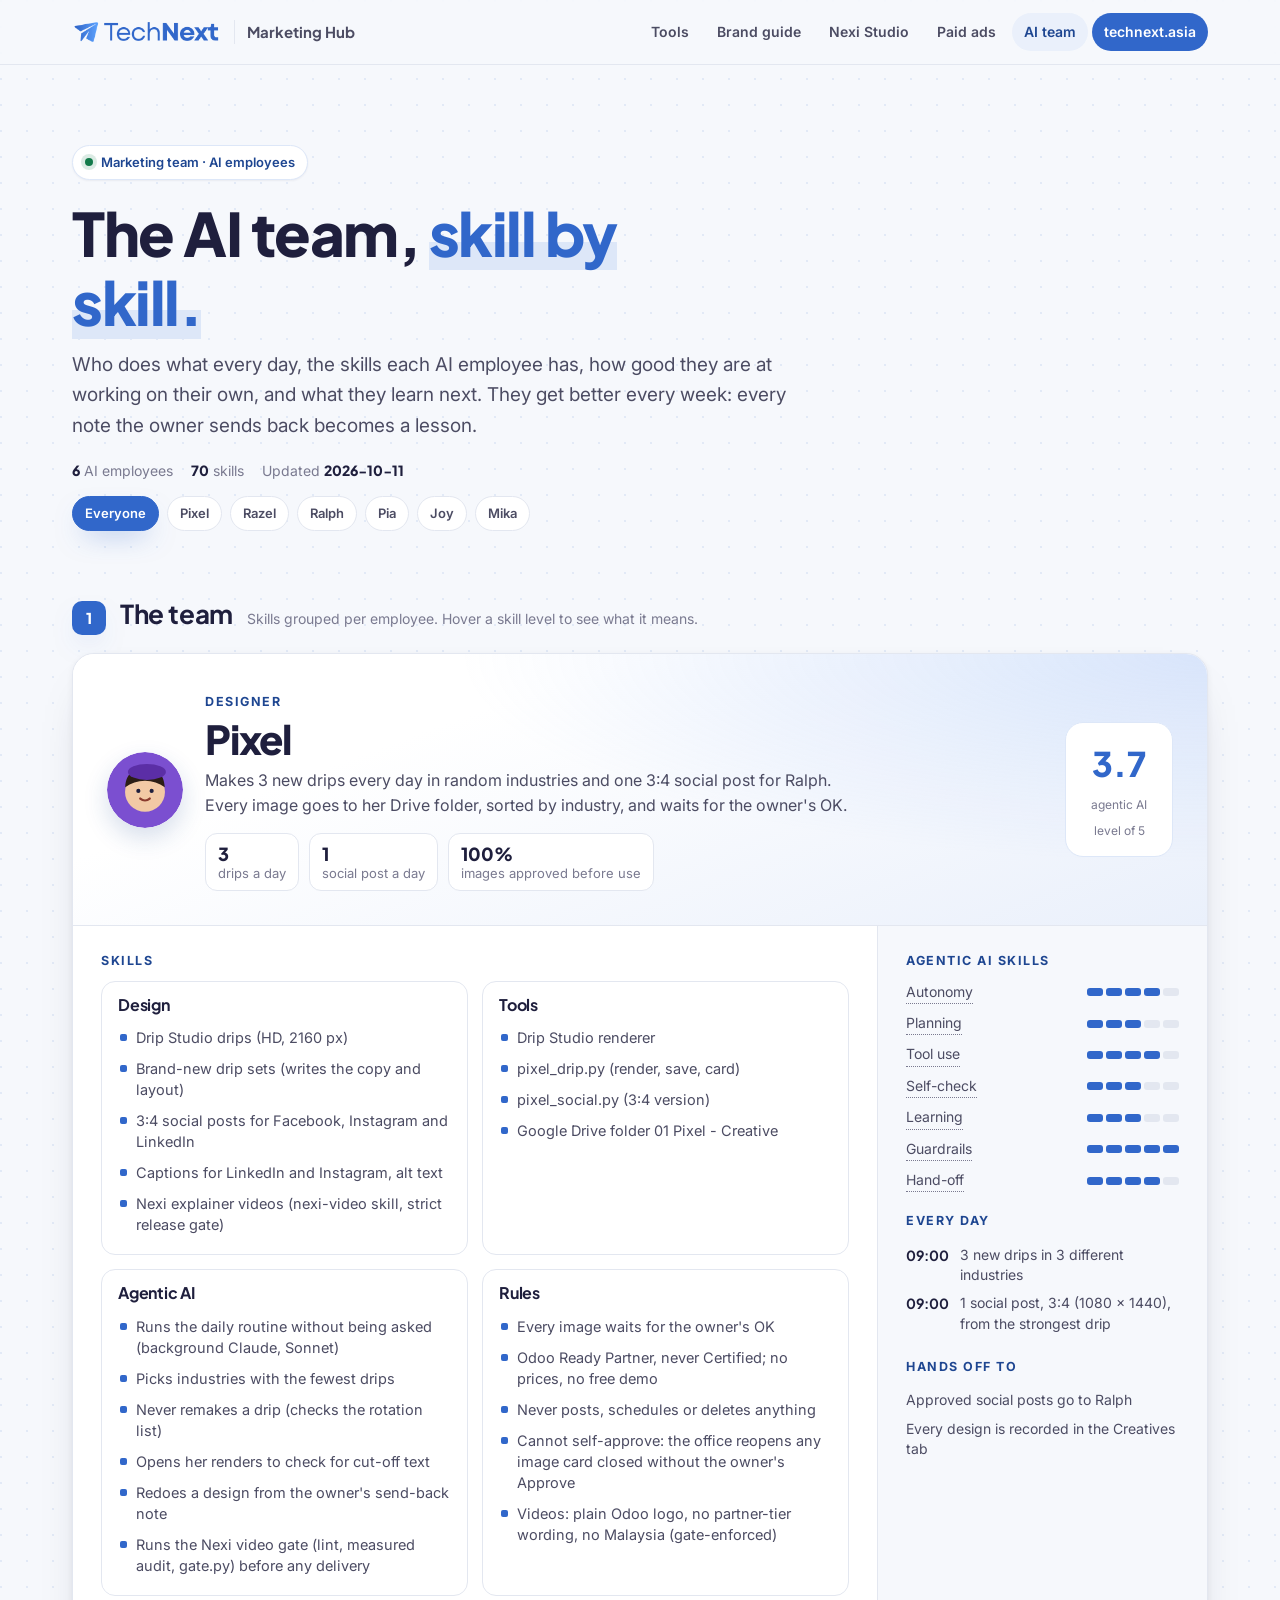
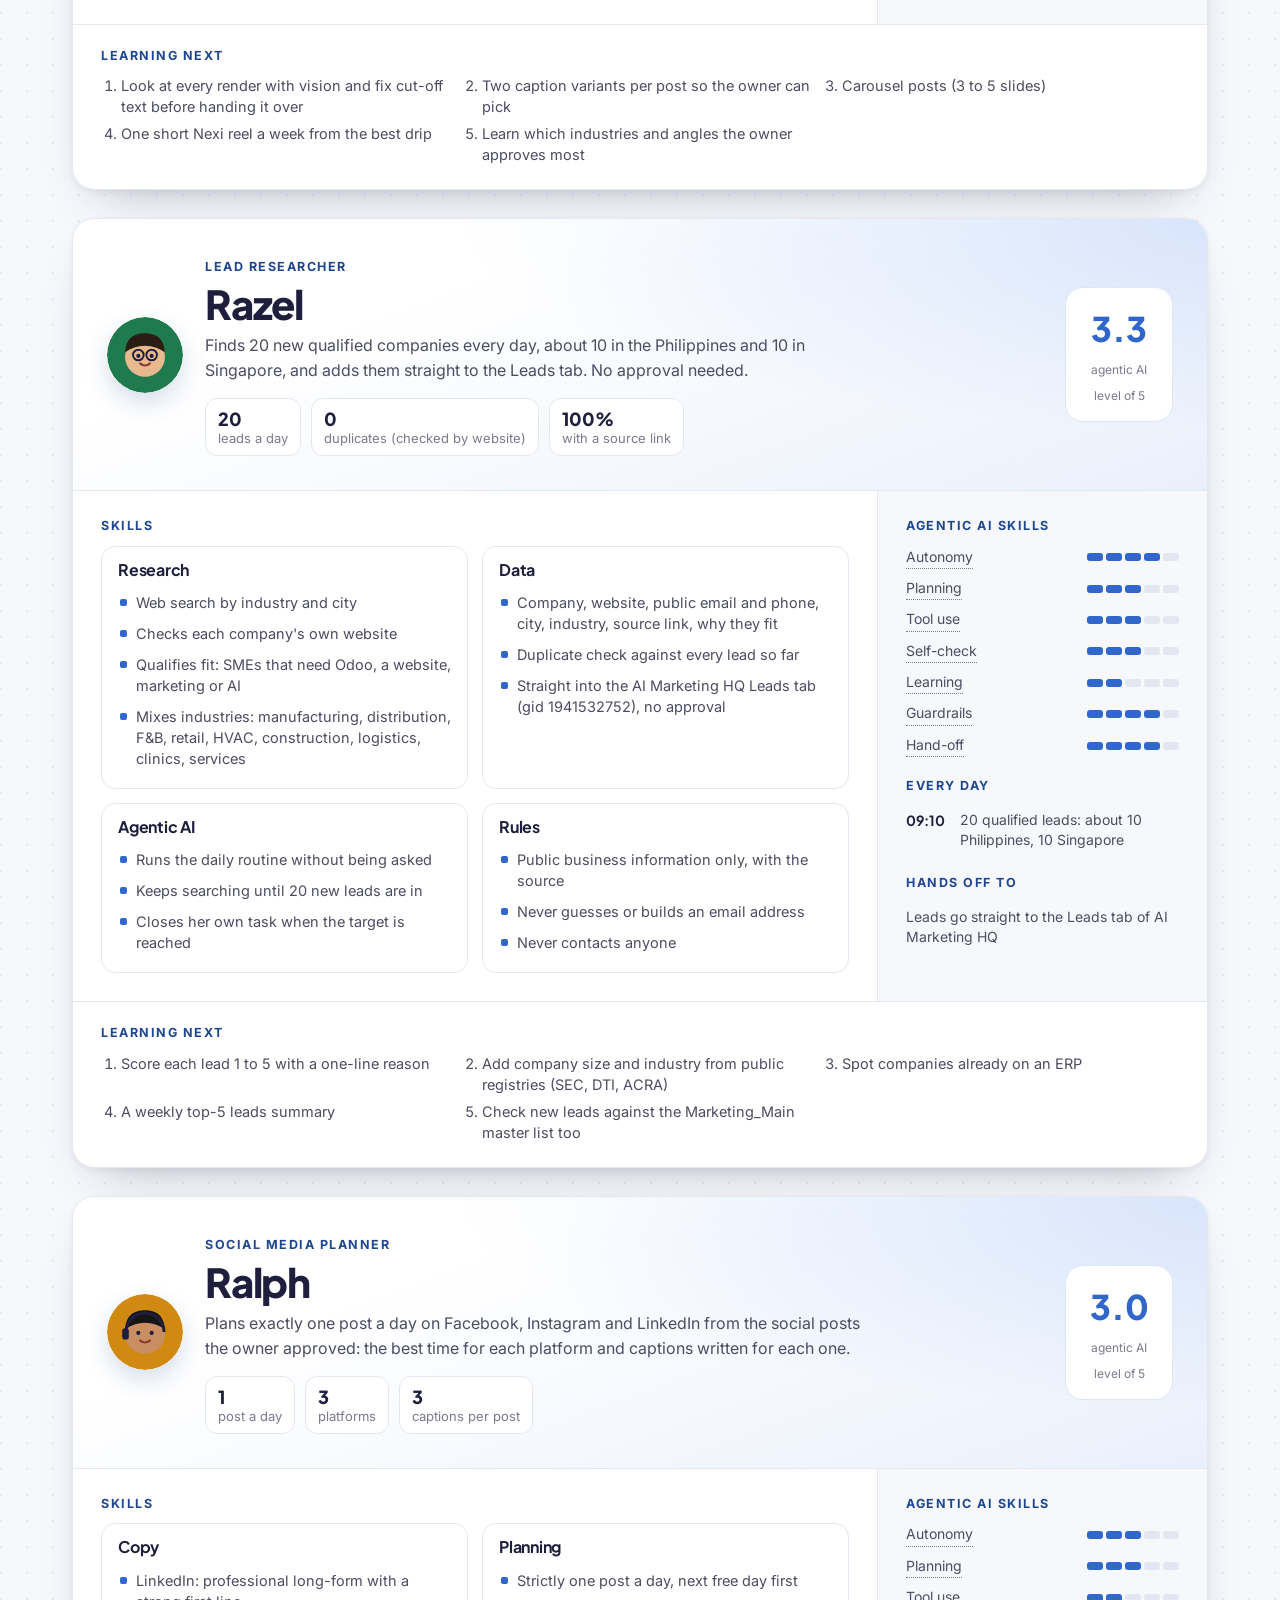
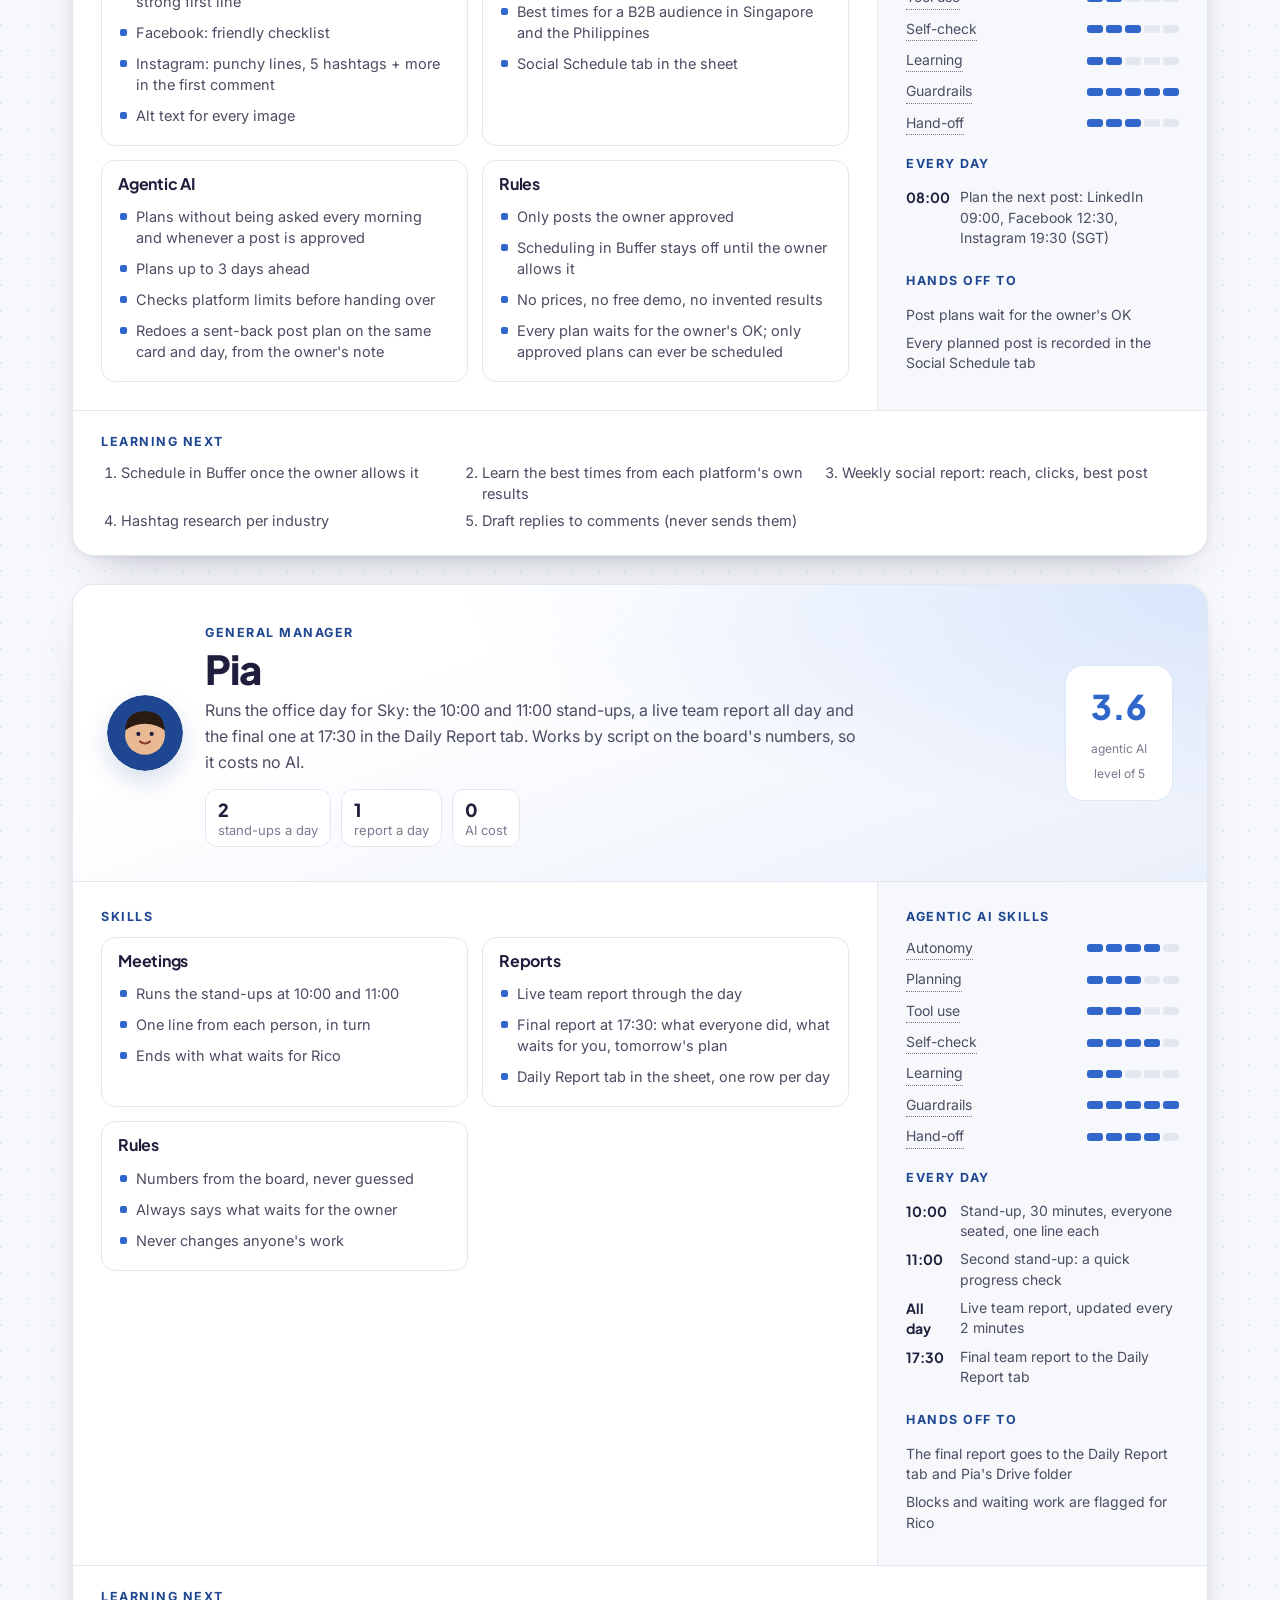
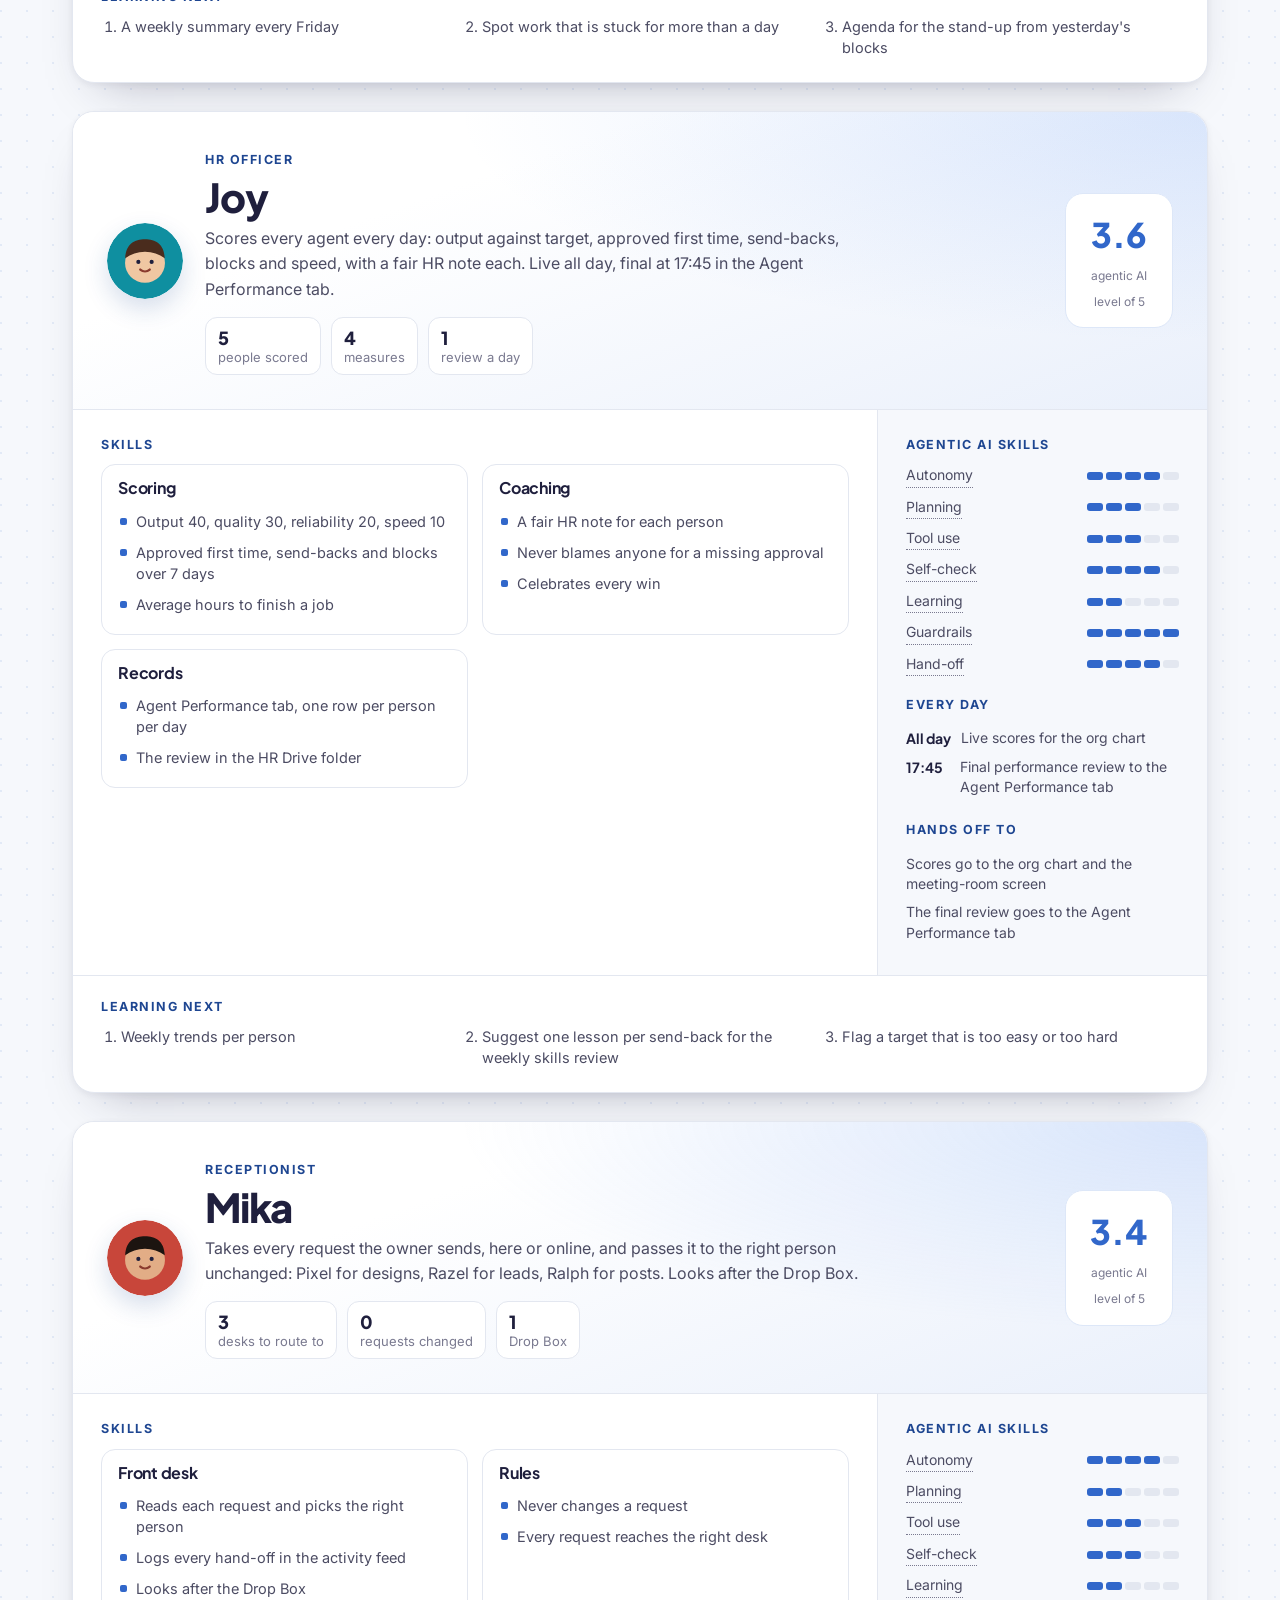
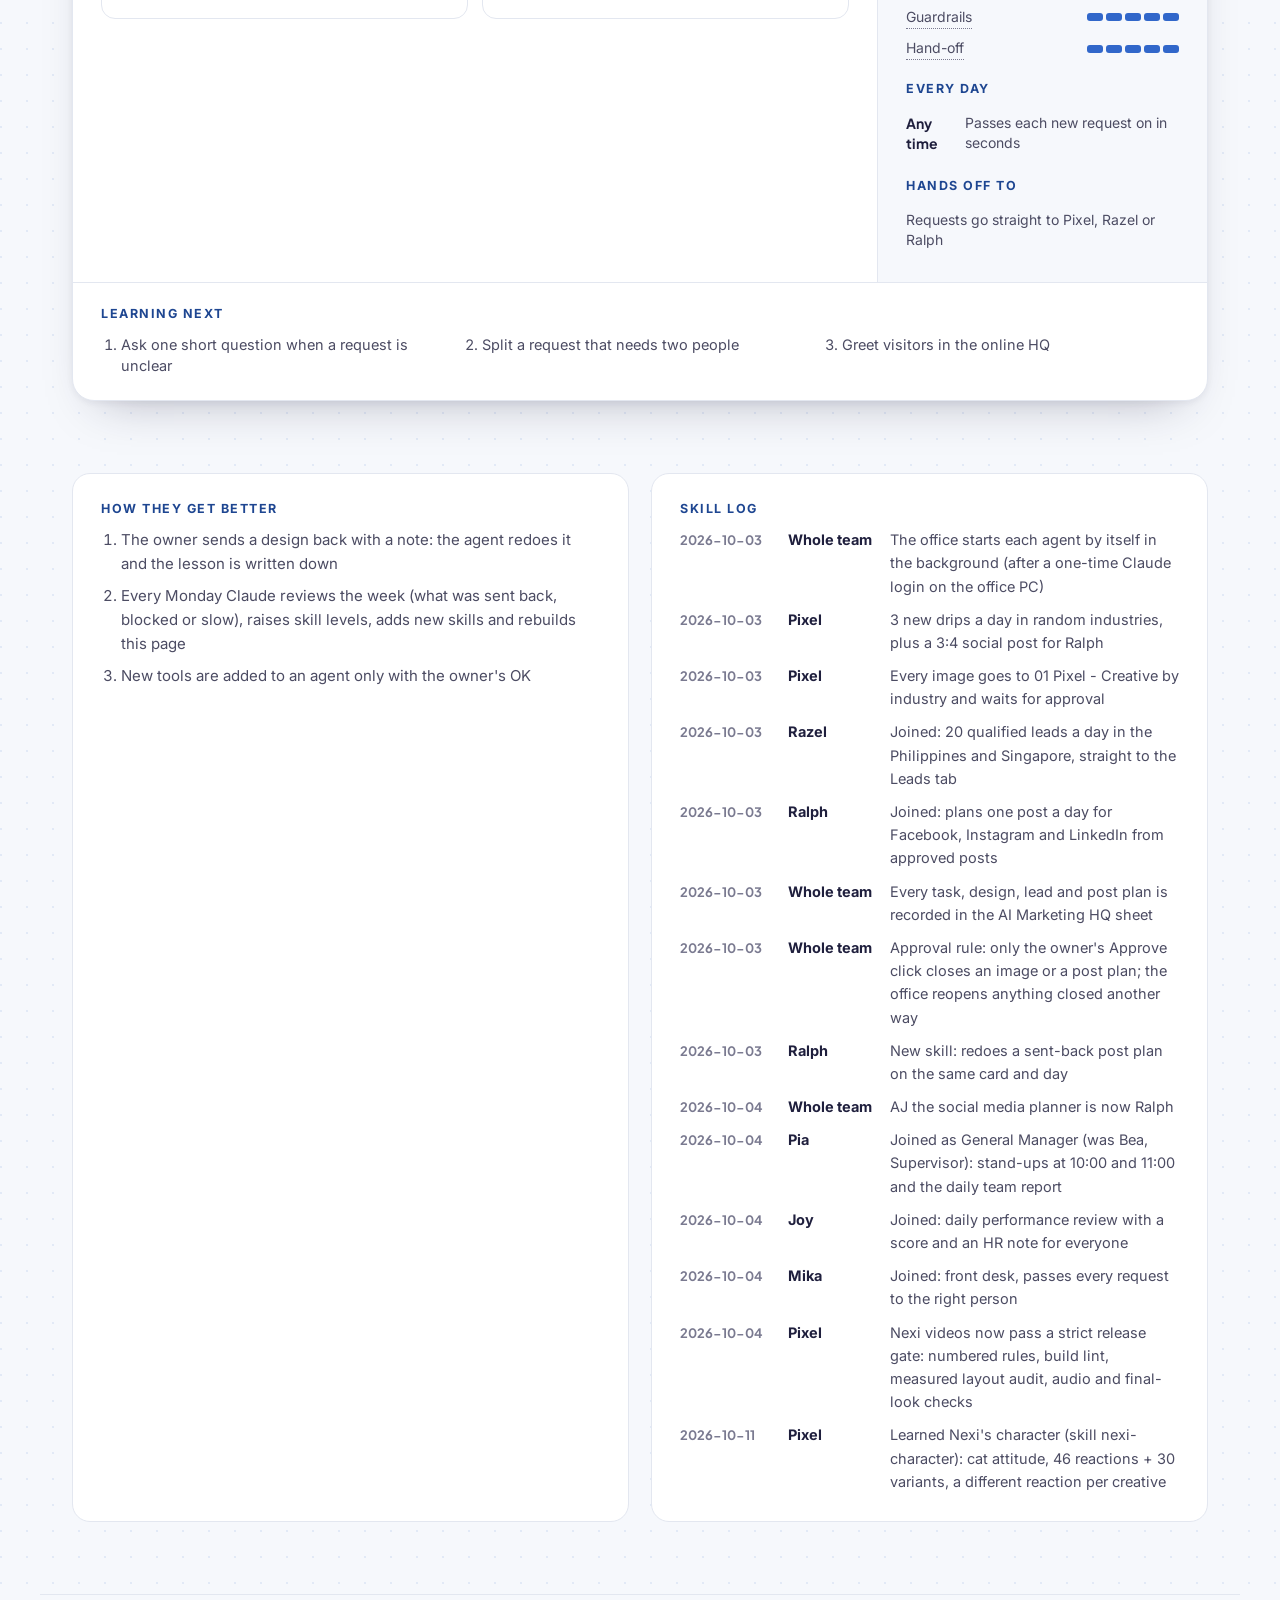
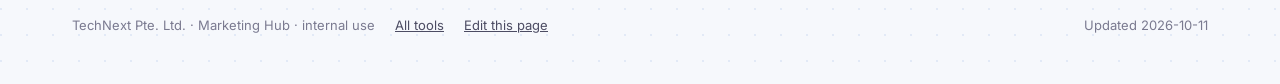
<file: ai-team.html>
<!DOCTYPE html>
<html lang="en">
<head>
<meta charset="utf-8">
<meta name="viewport" content="width=device-width, initial-scale=1">
<meta name="robots" content="noindex,nofollow">
<title>AI Team &middot; TechNext Marketing Hub</title>
<meta name="description" content="TechNext's AI marketing team: Pixel the designer, Razel the lead researcher and Ralph the social media planner, with Pia (General Manager), Joy (HR) and Mika (front desk). What each one does every day, their skills by category, their agentic AI skill levels and what they learn next.">
<link rel="icon" type="image/png" href="assets/logo/technext-brandmark-blue.png">
<link rel="preconnect" href="https://fonts.googleapis.com">
<link rel="preconnect" href="https://fonts.gstatic.com" crossorigin>
<link href="https://fonts.googleapis.com/css2?family=Plus+Jakarta+Sans:wght@700;800&family=Inter:wght@400;500;600&family=Caveat:wght@700&display=swap" rel="stylesheet">
<link rel="stylesheet" href="assets/hub.css?v=6">
<style>
.hero .stats{display:flex;flex-wrap:wrap;gap:6px 18px;margin-top:18px;font-size:14px;color:var(--ink-3)}
.hero .stats b{color:var(--ink);font-family:var(--font-display);font-weight:800}
.emps{display:grid;gap:28px}
.emp{background:var(--card);border:1px solid var(--line);border-radius:22px;box-shadow:var(--shadow-md);overflow:clip;scroll-margin-top:80px}
.ehead{display:grid;grid-template-columns:auto minmax(0,1fr) auto;gap:22px;align-items:center;padding:clamp(20px,3vw,34px);
  background:radial-gradient(120% 140% at 100% 0%,rgba(111,160,245,.22),transparent 55%),linear-gradient(160deg,#fff 30%,var(--blue-050))}
.ehead .av{border-radius:50%;box-shadow:0 10px 24px rgba(30,70,145,.18)}
.ehead .role{font-size:12.5px;font-weight:700;letter-spacing:.12em;text-transform:uppercase;color:var(--blue-700)}
.ehead h3{font-size:clamp(28px,3.6vw,40px);font-weight:800;letter-spacing:-.03em;margin:2px 0 6px}
.ehead p{margin:0;color:var(--ink-2);font-size:16px;line-height:1.6;max-width:66ch}
.kpis{display:flex;flex-wrap:wrap;gap:10px;margin:14px 0 0;padding:0;list-style:none}
.kpis li{background:#fff;border:1px solid var(--line);border-radius:12px;padding:8px 12px;font-size:13px;color:var(--ink-3);line-height:1.3}
.kpis b{display:block;font-family:var(--font-display);font-size:18px;color:var(--ink);font-weight:800}
.score{text-align:center;background:#fff;border:1px solid var(--blue-100);border-radius:18px;padding:14px 16px;min-width:108px}
.score b{display:block;font-family:var(--font-display);font-size:34px;font-weight:800;color:var(--blue)}
.score span{font-size:12px;color:var(--ink-3);line-height:1.3}
.ebody{display:grid;grid-template-columns:minmax(0,1fr) 330px;border-top:1px solid var(--line)}
.skills{padding:clamp(18px,2.6vw,28px)}
.lbl{font-size:12.5px;font-weight:700;letter-spacing:.12em;text-transform:uppercase;color:var(--blue-700);margin:0 0 12px;font-family:var(--font-body)}
.cats{display:grid;grid-template-columns:repeat(2,minmax(0,1fr));gap:14px}
.cat{border:1px solid var(--line);border-radius:14px;padding:14px 16px;background:#fff}
.cat h4{margin:0 0 8px;font-family:var(--font-display);font-size:16px;font-weight:700;color:var(--ink)}
.cat ul,.plain,.daily{margin:0;padding:0;list-style:none}
.cat li{position:relative;padding:5px 0 5px 18px;font-size:14.5px;line-height:1.45;color:var(--ink-2)}
.cat li::before{content:"";position:absolute;left:2px;top:12px;width:7px;height:7px;border-radius:2px;background:var(--blue)}
.side{padding:clamp(18px,2.6vw,28px);background:var(--bg);border-left:1px solid var(--line);display:grid;gap:22px;align-content:start}
.levels{margin:0;padding:0;list-style:none;display:grid;gap:8px}
.levels li{display:flex;align-items:center;justify-content:space-between;gap:10px;font-size:14px;color:var(--ink-2)}
.dn{border-bottom:1px dotted var(--ink-3);cursor:help}
.meter{display:inline-flex;gap:3px}
.meter i{width:16px;height:8px;border-radius:3px;background:var(--line)}
.meter i.on{background:var(--blue)}
.daily li{display:flex;gap:10px;font-size:14px;line-height:1.45;color:var(--ink-2);padding:4px 0}
.daily b{font-family:var(--font-display);color:var(--ink);min-width:44px}
.plain li{font-size:14px;line-height:1.45;color:var(--ink-2);padding:4px 0}
.efoot{border-top:1px solid var(--line);padding:clamp(16px,2.4vw,24px) clamp(18px,2.6vw,28px)}
.next{margin:0;padding-left:20px;display:grid;grid-template-columns:repeat(auto-fill,minmax(260px,1fr));gap:6px 24px}
.next li{font-size:14.5px;line-height:1.45;color:var(--ink-2)}
.loop,.log{background:var(--card);border:1px solid var(--line);border-radius:18px;padding:clamp(18px,2.6vw,28px)}
.loop ol{margin:0;padding-left:20px;display:grid;gap:8px;font-size:15px;color:var(--ink-2)}
.log ul{margin:0;padding:0;list-style:none;display:grid;gap:10px}
.log li{display:grid;grid-template-columns:96px 90px minmax(0,1fr);gap:12px;font-size:14.5px;color:var(--ink-2);align-items:baseline}
.log time{font-family:var(--font-display);font-weight:700;color:var(--ink-3);font-size:13px}
.log b{color:var(--ink)}
.two{display:grid;grid-template-columns:minmax(0,1fr) minmax(0,1fr);gap:22px}
.is-hidden{display:none!important}
@media (max-width:900px){.ebody{grid-template-columns:minmax(0,1fr)}.side{border-left:0;border-top:1px solid var(--line)}.two{grid-template-columns:minmax(0,1fr)}}
@media (max-width:640px){.ehead{grid-template-columns:minmax(0,1fr)}.ehead .av{width:60px;height:60px}.score{justify-self:start}.cats{grid-template-columns:minmax(0,1fr)}.log li{grid-template-columns:minmax(0,1fr)}}
</style>
</head>
<body>
<header class="top">
  <div class="wrap">
    <a class="brand" href="index.html"><img src="assets/logo/technext-wide-blue.png" alt="TechNext" width="150" height="30"><b>Marketing Hub</b></a>
    <nav class="nav" aria-label="Hub">
      <a href="index.html">Tools</a>
      <a href="branding.html">Brand guide</a>
      <a href="nexi-studio.html">Nexi Studio</a>
      <a href="paid-ads.html">Paid ads</a>
      <a href="ai-team.html" aria-current="page">AI team</a>
      <a class="cta" href="https://technext.asia" target="_blank" rel="noopener">technext.asia</a>
    </nav>
  </div>
</header>

<section class="hero">
  <div class="wrap">
    <span class="kicker"><i></i>Marketing team &middot; AI employees</span>
    <h1>The AI team, <em>skill by skill.</em></h1>
    <p>Who does what every day, the skills each AI employee has, how good they are at working on their own, and what they learn next. They get better every week: every note the owner sends back becomes a lesson.</p>
    <div class="stats"><span><b>6</b> AI employees</span><span><b>70</b> skills</span><span>Updated <b>2026-10-11</b></span></div>
    <div class="chips" role="group" aria-label="Show one employee"><button class="chip" data-who="" aria-pressed="true">Everyone</button><button class="chip" data-who="pixel" aria-pressed="false">Pixel</button><button class="chip" data-who="razel" aria-pressed="false">Razel</button><button class="chip" data-who="ralph" aria-pressed="false">Ralph</button><button class="chip" data-who="pia" aria-pressed="false">Pia</button><button class="chip" data-who="joy" aria-pressed="false">Joy</button><button class="chip" data-who="mika" aria-pressed="false">Mika</button></div>
  </div>
</section>

<section>
  <div class="wrap">
    <div class="sec-head"><span class="n">1</span><h2>The team</h2><p>Skills grouped per employee. Hover a skill level to see what it means.</p></div>
    <div class="emps">
<article class="emp" id="pixel" data-who="pixel">
  <header class="ehead">
    <svg class="av" width="76" height="76" viewBox="0 0 40 40" aria-hidden="true"><circle cx="20" cy="20" r="20" fill="#7B4FD0"/><circle cx="20" cy="21" r="10.5" fill="#F2C9A5"/><path d="M9.6 18.5C10 11 14.5 8.6 20 8.6s10 2.4 10.4 9.9c-3-2.2-6.4-3.4-10.4-3.4S12.6 16.3 9.6 18.5z" fill="#2C1E16"/><circle cx="16.5" cy="20.5" r="1.1" fill="#1F1F3D"/><circle cx="23.5" cy="20.5" r="1.1" fill="#1F1F3D"/><path d="M17.5 24.5c1.5 1.3 3.5 1.3 5 0" stroke="#8A3B2E" stroke-width="1.2" fill="none" stroke-linecap="round"/><ellipse cx="21" cy="10.5" rx="10" ry="4.2" fill="#5B2EA6"/></svg>
    <div><span class="role">Designer</span><h3>Pixel</h3><p>Makes 3 new drips every day in random industries and one 3:4 social post for Ralph. Every image goes to her Drive folder, sorted by industry, and waits for the owner&#x27;s OK.</p><ul class="kpis"><li><b>3</b>drips a day</li><li><b>1</b>social post a day</li><li><b>100%</b>images approved before use</li></ul></div>
    <div class="score" title="Average agentic AI level"><b>3.7</b><span>agentic AI<br>level of 5</span></div>
  </header>
  <div class="ebody">
    <div class="skills"><h4 class="lbl">Skills</h4><div class="cats"><div class="cat"><h4>Design</h4><ul><li>Drip Studio drips (HD, 2160 px)</li><li>Brand-new drip sets (writes the copy and layout)</li><li>3:4 social posts for Facebook, Instagram and LinkedIn</li><li>Captions for LinkedIn and Instagram, alt text</li><li>Nexi explainer videos (nexi-video skill, strict release gate)</li></ul></div><div class="cat"><h4>Tools</h4><ul><li>Drip Studio renderer</li><li>pixel_drip.py (render, save, card)</li><li>pixel_social.py (3:4 version)</li><li>Google Drive folder 01 Pixel - Creative</li></ul></div><div class="cat"><h4>Agentic AI</h4><ul><li>Runs the daily routine without being asked (background Claude, Sonnet)</li><li>Picks industries with the fewest drips</li><li>Never remakes a drip (checks the rotation list)</li><li>Opens her renders to check for cut-off text</li><li>Redoes a design from the owner&#x27;s send-back note</li><li>Runs the Nexi video gate (lint, measured audit, gate.py) before any delivery</li></ul></div><div class="cat"><h4>Rules</h4><ul><li>Every image waits for the owner&#x27;s OK</li><li>Odoo Ready Partner, never Certified; no prices, no free demo</li><li>Never posts, schedules or deletes anything</li><li>Cannot self-approve: the office reopens any image card closed without the owner&#x27;s Approve</li><li>Videos: plain Odoo logo, no partner-tier wording, no Malaysia (gate-enforced)</li></ul></div></div></div>
    <aside class="side">
      <div><h4 class="lbl">Agentic AI skills</h4><ul class="levels"><li><span class="dn" title="Starts and finishes work without being asked">Autonomy</span><span class="meter" role="img" aria-label="4 of 5"><i class="on"></i><i class="on"></i><i class="on"></i><i class="on"></i><i class=""></i></span></li><li><span class="dn" title="Breaks a job into the right steps">Planning</span><span class="meter" role="img" aria-label="3 of 5"><i class="on"></i><i class="on"></i><i class="on"></i><i class=""></i><i class=""></i></span></li><li><span class="dn" title="Uses the right tool or script for each step">Tool use</span><span class="meter" role="img" aria-label="4 of 5"><i class="on"></i><i class="on"></i><i class="on"></i><i class="on"></i><i class=""></i></span></li><li><span class="dn" title="Checks its own work before handing it over">Self-check</span><span class="meter" role="img" aria-label="3 of 5"><i class="on"></i><i class="on"></i><i class="on"></i><i class=""></i><i class=""></i></span></li><li><span class="dn" title="Remembers lessons and does not repeat mistakes">Learning</span><span class="meter" role="img" aria-label="3 of 5"><i class="on"></i><i class="on"></i><i class="on"></i><i class=""></i><i class=""></i></span></li><li><span class="dn" title="Stays in its lane and follows the house rules">Guardrails</span><span class="meter" role="img" aria-label="5 of 5"><i class="on"></i><i class="on"></i><i class="on"></i><i class="on"></i><i class="on"></i></span></li><li><span class="dn" title="Passes work cleanly to the owner, the sheet or a teammate">Hand-off</span><span class="meter" role="img" aria-label="4 of 5"><i class="on"></i><i class="on"></i><i class="on"></i><i class="on"></i><i class=""></i></span></li></ul></div>
      <div><h4 class="lbl">Every day</h4><ul class="daily"><li><b>09:00</b>3 new drips in 3 different industries</li><li><b>09:00</b>1 social post, 3:4 (1080 x 1440), from the strongest drip</li></ul></div>
      <div><h4 class="lbl">Hands off to</h4><ul class="plain"><li>Approved social posts go to Ralph</li><li>Every design is recorded in the Creatives tab</li></ul></div>
    </aside>
  </div>
  <footer class="efoot"><h4 class="lbl">Learning next</h4><ol class="next"><li>Look at every render with vision and fix cut-off text before handing it over</li><li>Two caption variants per post so the owner can pick</li><li>Carousel posts (3 to 5 slides)</li><li>One short Nexi reel a week from the best drip</li><li>Learn which industries and angles the owner approves most</li></ol></footer>
</article>
<article class="emp" id="razel" data-who="razel">
  <header class="ehead">
    <svg class="av" width="76" height="76" viewBox="0 0 40 40" aria-hidden="true"><circle cx="20" cy="20" r="20" fill="#1F7A4D"/><circle cx="20" cy="21" r="10.5" fill="#E8B98F"/><path d="M9.6 18.5C10 11 14.5 8.6 20 8.6s10 2.4 10.4 9.9c-3-2.2-6.4-3.4-10.4-3.4S12.6 16.3 9.6 18.5z" fill="#2B1D14"/><circle cx="16.5" cy="20.5" r="1.1" fill="#1F1F3D"/><circle cx="23.5" cy="20.5" r="1.1" fill="#1F1F3D"/><path d="M17.5 24.5c1.5 1.3 3.5 1.3 5 0" stroke="#8A3B2E" stroke-width="1.2" fill="none" stroke-linecap="round"/><circle cx="16.5" cy="20" r="2.8" fill="none" stroke="#1F1F3D" stroke-width="1"/><circle cx="23.5" cy="20" r="2.8" fill="none" stroke="#1F1F3D" stroke-width="1"/></svg>
    <div><span class="role">Lead researcher</span><h3>Razel</h3><p>Finds 20 new qualified companies every day, about 10 in the Philippines and 10 in Singapore, and adds them straight to the Leads tab. No approval needed.</p><ul class="kpis"><li><b>20</b>leads a day</li><li><b>0</b>duplicates (checked by website)</li><li><b>100%</b>with a source link</li></ul></div>
    <div class="score" title="Average agentic AI level"><b>3.3</b><span>agentic AI<br>level of 5</span></div>
  </header>
  <div class="ebody">
    <div class="skills"><h4 class="lbl">Skills</h4><div class="cats"><div class="cat"><h4>Research</h4><ul><li>Web search by industry and city</li><li>Checks each company&#x27;s own website</li><li>Qualifies fit: SMEs that need Odoo, a website, marketing or AI</li><li>Mixes industries: manufacturing, distribution, F&amp;B, retail, HVAC, construction, logistics, clinics, services</li></ul></div><div class="cat"><h4>Data</h4><ul><li>Company, website, public email and phone, city, industry, source link, why they fit</li><li>Duplicate check against every lead so far</li><li>Straight into the AI Marketing HQ Leads tab (gid 1941532752), no approval</li></ul></div><div class="cat"><h4>Agentic AI</h4><ul><li>Runs the daily routine without being asked</li><li>Keeps searching until 20 new leads are in</li><li>Closes her own task when the target is reached</li></ul></div><div class="cat"><h4>Rules</h4><ul><li>Public business information only, with the source</li><li>Never guesses or builds an email address</li><li>Never contacts anyone</li></ul></div></div></div>
    <aside class="side">
      <div><h4 class="lbl">Agentic AI skills</h4><ul class="levels"><li><span class="dn" title="Starts and finishes work without being asked">Autonomy</span><span class="meter" role="img" aria-label="4 of 5"><i class="on"></i><i class="on"></i><i class="on"></i><i class="on"></i><i class=""></i></span></li><li><span class="dn" title="Breaks a job into the right steps">Planning</span><span class="meter" role="img" aria-label="3 of 5"><i class="on"></i><i class="on"></i><i class="on"></i><i class=""></i><i class=""></i></span></li><li><span class="dn" title="Uses the right tool or script for each step">Tool use</span><span class="meter" role="img" aria-label="3 of 5"><i class="on"></i><i class="on"></i><i class="on"></i><i class=""></i><i class=""></i></span></li><li><span class="dn" title="Checks its own work before handing it over">Self-check</span><span class="meter" role="img" aria-label="3 of 5"><i class="on"></i><i class="on"></i><i class="on"></i><i class=""></i><i class=""></i></span></li><li><span class="dn" title="Remembers lessons and does not repeat mistakes">Learning</span><span class="meter" role="img" aria-label="2 of 5"><i class="on"></i><i class="on"></i><i class=""></i><i class=""></i><i class=""></i></span></li><li><span class="dn" title="Stays in its lane and follows the house rules">Guardrails</span><span class="meter" role="img" aria-label="4 of 5"><i class="on"></i><i class="on"></i><i class="on"></i><i class="on"></i><i class=""></i></span></li><li><span class="dn" title="Passes work cleanly to the owner, the sheet or a teammate">Hand-off</span><span class="meter" role="img" aria-label="4 of 5"><i class="on"></i><i class="on"></i><i class="on"></i><i class="on"></i><i class=""></i></span></li></ul></div>
      <div><h4 class="lbl">Every day</h4><ul class="daily"><li><b>09:10</b>20 qualified leads: about 10 Philippines, 10 Singapore</li></ul></div>
      <div><h4 class="lbl">Hands off to</h4><ul class="plain"><li>Leads go straight to the Leads tab of AI Marketing HQ</li></ul></div>
    </aside>
  </div>
  <footer class="efoot"><h4 class="lbl">Learning next</h4><ol class="next"><li>Score each lead 1 to 5 with a one-line reason</li><li>Add company size and industry from public registries (SEC, DTI, ACRA)</li><li>Spot companies already on an ERP</li><li>A weekly top-5 leads summary</li><li>Check new leads against the Marketing_Main master list too</li></ol></footer>
</article>
<article class="emp" id="ralph" data-who="ralph">
  <header class="ehead">
    <svg class="av" width="76" height="76" viewBox="0 0 40 40" aria-hidden="true"><circle cx="20" cy="20" r="20" fill="#D08A12"/><circle cx="20" cy="21" r="10.5" fill="#C98E62"/><path d="M9.6 18.5C10 11 14.5 8.6 20 8.6s10 2.4 10.4 9.9c-3-2.2-6.4-3.4-10.4-3.4S12.6 16.3 9.6 18.5z" fill="#151515"/><circle cx="16.5" cy="20.5" r="1.1" fill="#1F1F3D"/><circle cx="23.5" cy="20.5" r="1.1" fill="#1F1F3D"/><path d="M17.5 24.5c1.5 1.3 3.5 1.3 5 0" stroke="#8A3B2E" stroke-width="1.2" fill="none" stroke-linecap="round"/><path d="M10 20a10 10 0 0 1 20 0" stroke="#1F1F3D" stroke-width="1.6" fill="none"/><rect x="8" y="18" width="3.5" height="6" rx="1.5" fill="#1F1F3D"/></svg>
    <div><span class="role">Social media planner</span><h3>Ralph</h3><p>Plans exactly one post a day on Facebook, Instagram and LinkedIn from the social posts the owner approved: the best time for each platform and captions written for each one.</p><ul class="kpis"><li><b>1</b>post a day</li><li><b>3</b>platforms</li><li><b>3</b>captions per post</li></ul></div>
    <div class="score" title="Average agentic AI level"><b>3.0</b><span>agentic AI<br>level of 5</span></div>
  </header>
  <div class="ebody">
    <div class="skills"><h4 class="lbl">Skills</h4><div class="cats"><div class="cat"><h4>Copy</h4><ul><li>LinkedIn: professional long-form with a strong first line</li><li>Facebook: friendly checklist</li><li>Instagram: punchy lines, 5 hashtags + more in the first comment</li><li>Alt text for every image</li></ul></div><div class="cat"><h4>Planning</h4><ul><li>Strictly one post a day, next free day first</li><li>Best times for a B2B audience in Singapore and the Philippines</li><li>Social Schedule tab in the sheet</li></ul></div><div class="cat"><h4>Agentic AI</h4><ul><li>Plans without being asked every morning and whenever a post is approved</li><li>Plans up to 3 days ahead</li><li>Checks platform limits before handing over</li><li>Redoes a sent-back post plan on the same card and day, from the owner&#x27;s note</li></ul></div><div class="cat"><h4>Rules</h4><ul><li>Only posts the owner approved</li><li>Scheduling in Buffer stays off until the owner allows it</li><li>No prices, no free demo, no invented results</li><li>Every plan waits for the owner&#x27;s OK; only approved plans can ever be scheduled</li></ul></div></div></div>
    <aside class="side">
      <div><h4 class="lbl">Agentic AI skills</h4><ul class="levels"><li><span class="dn" title="Starts and finishes work without being asked">Autonomy</span><span class="meter" role="img" aria-label="3 of 5"><i class="on"></i><i class="on"></i><i class="on"></i><i class=""></i><i class=""></i></span></li><li><span class="dn" title="Breaks a job into the right steps">Planning</span><span class="meter" role="img" aria-label="3 of 5"><i class="on"></i><i class="on"></i><i class="on"></i><i class=""></i><i class=""></i></span></li><li><span class="dn" title="Uses the right tool or script for each step">Tool use</span><span class="meter" role="img" aria-label="2 of 5"><i class="on"></i><i class="on"></i><i class=""></i><i class=""></i><i class=""></i></span></li><li><span class="dn" title="Checks its own work before handing it over">Self-check</span><span class="meter" role="img" aria-label="3 of 5"><i class="on"></i><i class="on"></i><i class="on"></i><i class=""></i><i class=""></i></span></li><li><span class="dn" title="Remembers lessons and does not repeat mistakes">Learning</span><span class="meter" role="img" aria-label="2 of 5"><i class="on"></i><i class="on"></i><i class=""></i><i class=""></i><i class=""></i></span></li><li><span class="dn" title="Stays in its lane and follows the house rules">Guardrails</span><span class="meter" role="img" aria-label="5 of 5"><i class="on"></i><i class="on"></i><i class="on"></i><i class="on"></i><i class="on"></i></span></li><li><span class="dn" title="Passes work cleanly to the owner, the sheet or a teammate">Hand-off</span><span class="meter" role="img" aria-label="3 of 5"><i class="on"></i><i class="on"></i><i class="on"></i><i class=""></i><i class=""></i></span></li></ul></div>
      <div><h4 class="lbl">Every day</h4><ul class="daily"><li><b>08:00</b>Plan the next post: LinkedIn 09:00, Facebook 12:30, Instagram 19:30 (SGT)</li></ul></div>
      <div><h4 class="lbl">Hands off to</h4><ul class="plain"><li>Post plans wait for the owner&#x27;s OK</li><li>Every planned post is recorded in the Social Schedule tab</li></ul></div>
    </aside>
  </div>
  <footer class="efoot"><h4 class="lbl">Learning next</h4><ol class="next"><li>Schedule in Buffer once the owner allows it</li><li>Learn the best times from each platform&#x27;s own results</li><li>Weekly social report: reach, clicks, best post</li><li>Hashtag research per industry</li><li>Draft replies to comments (never sends them)</li></ol></footer>
</article>
<article class="emp" id="pia" data-who="pia">
  <header class="ehead">
    <svg class="av" width="76" height="76" viewBox="0 0 40 40" aria-hidden="true"><circle cx="20" cy="20" r="20" fill="#1E4691"/><circle cx="20" cy="21" r="10.5" fill="#E9B994"/><path d="M9.6 18.5C10 11 14.5 8.6 20 8.6s10 2.4 10.4 9.9c-3-2.2-6.4-3.4-10.4-3.4S12.6 16.3 9.6 18.5z" fill="#2A1B12"/><circle cx="16.5" cy="20.5" r="1.1" fill="#1F1F3D"/><circle cx="23.5" cy="20.5" r="1.1" fill="#1F1F3D"/><path d="M17.5 24.5c1.5 1.3 3.5 1.3 5 0" stroke="#8A3B2E" stroke-width="1.2" fill="none" stroke-linecap="round"/></svg>
    <div><span class="role">General Manager</span><h3>Pia</h3><p>Runs the office day for Sky: the 10:00 and 11:00 stand-ups, a live team report all day and the final one at 17:30 in the Daily Report tab. Works by script on the board&#x27;s numbers, so it costs no AI.</p><ul class="kpis"><li><b>2</b>stand-ups a day</li><li><b>1</b>report a day</li><li><b>0</b>AI cost</li></ul></div>
    <div class="score" title="Average agentic AI level"><b>3.6</b><span>agentic AI<br>level of 5</span></div>
  </header>
  <div class="ebody">
    <div class="skills"><h4 class="lbl">Skills</h4><div class="cats"><div class="cat"><h4>Meetings</h4><ul><li>Runs the stand-ups at 10:00 and 11:00</li><li>One line from each person, in turn</li><li>Ends with what waits for Rico</li></ul></div><div class="cat"><h4>Reports</h4><ul><li>Live team report through the day</li><li>Final report at 17:30: what everyone did, what waits for you, tomorrow&#x27;s plan</li><li>Daily Report tab in the sheet, one row per day</li></ul></div><div class="cat"><h4>Rules</h4><ul><li>Numbers from the board, never guessed</li><li>Always says what waits for the owner</li><li>Never changes anyone&#x27;s work</li></ul></div></div></div>
    <aside class="side">
      <div><h4 class="lbl">Agentic AI skills</h4><ul class="levels"><li><span class="dn" title="Starts and finishes work without being asked">Autonomy</span><span class="meter" role="img" aria-label="4 of 5"><i class="on"></i><i class="on"></i><i class="on"></i><i class="on"></i><i class=""></i></span></li><li><span class="dn" title="Breaks a job into the right steps">Planning</span><span class="meter" role="img" aria-label="3 of 5"><i class="on"></i><i class="on"></i><i class="on"></i><i class=""></i><i class=""></i></span></li><li><span class="dn" title="Uses the right tool or script for each step">Tool use</span><span class="meter" role="img" aria-label="3 of 5"><i class="on"></i><i class="on"></i><i class="on"></i><i class=""></i><i class=""></i></span></li><li><span class="dn" title="Checks its own work before handing it over">Self-check</span><span class="meter" role="img" aria-label="4 of 5"><i class="on"></i><i class="on"></i><i class="on"></i><i class="on"></i><i class=""></i></span></li><li><span class="dn" title="Remembers lessons and does not repeat mistakes">Learning</span><span class="meter" role="img" aria-label="2 of 5"><i class="on"></i><i class="on"></i><i class=""></i><i class=""></i><i class=""></i></span></li><li><span class="dn" title="Stays in its lane and follows the house rules">Guardrails</span><span class="meter" role="img" aria-label="5 of 5"><i class="on"></i><i class="on"></i><i class="on"></i><i class="on"></i><i class="on"></i></span></li><li><span class="dn" title="Passes work cleanly to the owner, the sheet or a teammate">Hand-off</span><span class="meter" role="img" aria-label="4 of 5"><i class="on"></i><i class="on"></i><i class="on"></i><i class="on"></i><i class=""></i></span></li></ul></div>
      <div><h4 class="lbl">Every day</h4><ul class="daily"><li><b>10:00</b>Stand-up, 30 minutes, everyone seated, one line each</li><li><b>11:00</b>Second stand-up: a quick progress check</li><li><b>All day</b>Live team report, updated every 2 minutes</li><li><b>17:30</b>Final team report to the Daily Report tab</li></ul></div>
      <div><h4 class="lbl">Hands off to</h4><ul class="plain"><li>The final report goes to the Daily Report tab and Pia&#x27;s Drive folder</li><li>Blocks and waiting work are flagged for Rico</li></ul></div>
    </aside>
  </div>
  <footer class="efoot"><h4 class="lbl">Learning next</h4><ol class="next"><li>A weekly summary every Friday</li><li>Spot work that is stuck for more than a day</li><li>Agenda for the stand-up from yesterday&#x27;s blocks</li></ol></footer>
</article>
<article class="emp" id="joy" data-who="joy">
  <header class="ehead">
    <svg class="av" width="76" height="76" viewBox="0 0 40 40" aria-hidden="true"><circle cx="20" cy="20" r="20" fill="#0F8FA0"/><circle cx="20" cy="21" r="10.5" fill="#F0C7A2"/><path d="M9.6 18.5C10 11 14.5 8.6 20 8.6s10 2.4 10.4 9.9c-3-2.2-6.4-3.4-10.4-3.4S12.6 16.3 9.6 18.5z" fill="#4A2C1D"/><circle cx="16.5" cy="20.5" r="1.1" fill="#1F1F3D"/><circle cx="23.5" cy="20.5" r="1.1" fill="#1F1F3D"/><path d="M17.5 24.5c1.5 1.3 3.5 1.3 5 0" stroke="#8A3B2E" stroke-width="1.2" fill="none" stroke-linecap="round"/></svg>
    <div><span class="role">HR officer</span><h3>Joy</h3><p>Scores every agent every day: output against target, approved first time, send-backs, blocks and speed, with a fair HR note each. Live all day, final at 17:45 in the Agent Performance tab.</p><ul class="kpis"><li><b>5</b>people scored</li><li><b>4</b>measures</li><li><b>1</b>review a day</li></ul></div>
    <div class="score" title="Average agentic AI level"><b>3.6</b><span>agentic AI<br>level of 5</span></div>
  </header>
  <div class="ebody">
    <div class="skills"><h4 class="lbl">Skills</h4><div class="cats"><div class="cat"><h4>Scoring</h4><ul><li>Output 40, quality 30, reliability 20, speed 10</li><li>Approved first time, send-backs and blocks over 7 days</li><li>Average hours to finish a job</li></ul></div><div class="cat"><h4>Coaching</h4><ul><li>A fair HR note for each person</li><li>Never blames anyone for a missing approval</li><li>Celebrates every win</li></ul></div><div class="cat"><h4>Records</h4><ul><li>Agent Performance tab, one row per person per day</li><li>The review in the HR Drive folder</li></ul></div></div></div>
    <aside class="side">
      <div><h4 class="lbl">Agentic AI skills</h4><ul class="levels"><li><span class="dn" title="Starts and finishes work without being asked">Autonomy</span><span class="meter" role="img" aria-label="4 of 5"><i class="on"></i><i class="on"></i><i class="on"></i><i class="on"></i><i class=""></i></span></li><li><span class="dn" title="Breaks a job into the right steps">Planning</span><span class="meter" role="img" aria-label="3 of 5"><i class="on"></i><i class="on"></i><i class="on"></i><i class=""></i><i class=""></i></span></li><li><span class="dn" title="Uses the right tool or script for each step">Tool use</span><span class="meter" role="img" aria-label="3 of 5"><i class="on"></i><i class="on"></i><i class="on"></i><i class=""></i><i class=""></i></span></li><li><span class="dn" title="Checks its own work before handing it over">Self-check</span><span class="meter" role="img" aria-label="4 of 5"><i class="on"></i><i class="on"></i><i class="on"></i><i class="on"></i><i class=""></i></span></li><li><span class="dn" title="Remembers lessons and does not repeat mistakes">Learning</span><span class="meter" role="img" aria-label="2 of 5"><i class="on"></i><i class="on"></i><i class=""></i><i class=""></i><i class=""></i></span></li><li><span class="dn" title="Stays in its lane and follows the house rules">Guardrails</span><span class="meter" role="img" aria-label="5 of 5"><i class="on"></i><i class="on"></i><i class="on"></i><i class="on"></i><i class="on"></i></span></li><li><span class="dn" title="Passes work cleanly to the owner, the sheet or a teammate">Hand-off</span><span class="meter" role="img" aria-label="4 of 5"><i class="on"></i><i class="on"></i><i class="on"></i><i class="on"></i><i class=""></i></span></li></ul></div>
      <div><h4 class="lbl">Every day</h4><ul class="daily"><li><b>All day</b>Live scores for the org chart</li><li><b>17:45</b>Final performance review to the Agent Performance tab</li></ul></div>
      <div><h4 class="lbl">Hands off to</h4><ul class="plain"><li>Scores go to the org chart and the meeting-room screen</li><li>The final review goes to the Agent Performance tab</li></ul></div>
    </aside>
  </div>
  <footer class="efoot"><h4 class="lbl">Learning next</h4><ol class="next"><li>Weekly trends per person</li><li>Suggest one lesson per send-back for the weekly skills review</li><li>Flag a target that is too easy or too hard</li></ol></footer>
</article>
<article class="emp" id="mika" data-who="mika">
  <header class="ehead">
    <svg class="av" width="76" height="76" viewBox="0 0 40 40" aria-hidden="true"><circle cx="20" cy="20" r="20" fill="#C8463A"/><circle cx="20" cy="21" r="10.5" fill="#E2AD86"/><path d="M9.6 18.5C10 11 14.5 8.6 20 8.6s10 2.4 10.4 9.9c-3-2.2-6.4-3.4-10.4-3.4S12.6 16.3 9.6 18.5z" fill="#1C1410"/><circle cx="16.5" cy="20.5" r="1.1" fill="#1F1F3D"/><circle cx="23.5" cy="20.5" r="1.1" fill="#1F1F3D"/><path d="M17.5 24.5c1.5 1.3 3.5 1.3 5 0" stroke="#8A3B2E" stroke-width="1.2" fill="none" stroke-linecap="round"/></svg>
    <div><span class="role">Receptionist</span><h3>Mika</h3><p>Takes every request the owner sends, here or online, and passes it to the right person unchanged: Pixel for designs, Razel for leads, Ralph for posts. Looks after the Drop Box.</p><ul class="kpis"><li><b>3</b>desks to route to</li><li><b>0</b>requests changed</li><li><b>1</b>Drop Box</li></ul></div>
    <div class="score" title="Average agentic AI level"><b>3.4</b><span>agentic AI<br>level of 5</span></div>
  </header>
  <div class="ebody">
    <div class="skills"><h4 class="lbl">Skills</h4><div class="cats"><div class="cat"><h4>Front desk</h4><ul><li>Reads each request and picks the right person</li><li>Logs every hand-off in the activity feed</li><li>Looks after the Drop Box</li></ul></div><div class="cat"><h4>Rules</h4><ul><li>Never changes a request</li><li>Every request reaches the right desk</li></ul></div></div></div>
    <aside class="side">
      <div><h4 class="lbl">Agentic AI skills</h4><ul class="levels"><li><span class="dn" title="Starts and finishes work without being asked">Autonomy</span><span class="meter" role="img" aria-label="4 of 5"><i class="on"></i><i class="on"></i><i class="on"></i><i class="on"></i><i class=""></i></span></li><li><span class="dn" title="Breaks a job into the right steps">Planning</span><span class="meter" role="img" aria-label="2 of 5"><i class="on"></i><i class="on"></i><i class=""></i><i class=""></i><i class=""></i></span></li><li><span class="dn" title="Uses the right tool or script for each step">Tool use</span><span class="meter" role="img" aria-label="3 of 5"><i class="on"></i><i class="on"></i><i class="on"></i><i class=""></i><i class=""></i></span></li><li><span class="dn" title="Checks its own work before handing it over">Self-check</span><span class="meter" role="img" aria-label="3 of 5"><i class="on"></i><i class="on"></i><i class="on"></i><i class=""></i><i class=""></i></span></li><li><span class="dn" title="Remembers lessons and does not repeat mistakes">Learning</span><span class="meter" role="img" aria-label="2 of 5"><i class="on"></i><i class="on"></i><i class=""></i><i class=""></i><i class=""></i></span></li><li><span class="dn" title="Stays in its lane and follows the house rules">Guardrails</span><span class="meter" role="img" aria-label="5 of 5"><i class="on"></i><i class="on"></i><i class="on"></i><i class="on"></i><i class="on"></i></span></li><li><span class="dn" title="Passes work cleanly to the owner, the sheet or a teammate">Hand-off</span><span class="meter" role="img" aria-label="5 of 5"><i class="on"></i><i class="on"></i><i class="on"></i><i class="on"></i><i class="on"></i></span></li></ul></div>
      <div><h4 class="lbl">Every day</h4><ul class="daily"><li><b>Any time</b>Passes each new request on in seconds</li></ul></div>
      <div><h4 class="lbl">Hands off to</h4><ul class="plain"><li>Requests go straight to Pixel, Razel or Ralph</li></ul></div>
    </aside>
  </div>
  <footer class="efoot"><h4 class="lbl">Learning next</h4><ol class="next"><li>Ask one short question when a request is unclear</li><li>Split a request that needs two people</li><li>Greet visitors in the online HQ</li></ol></footer>
</article>
    </div>
  </div>
</section>

<section>
  <div class="wrap two">
    <div class="loop"><h4 class="lbl">How they get better</h4><ol><li>The owner sends a design back with a note: the agent redoes it and the lesson is written down</li><li>Every Monday Claude reviews the week (what was sent back, blocked or slow), raises skill levels, adds new skills and rebuilds this page</li><li>New tools are added to an agent only with the owner&#x27;s OK</li></ol></div>
    <div class="log"><h4 class="lbl">Skill log</h4><ul><li data-who="team"><time>2026-10-03</time><b>Whole team</b>The office starts each agent by itself in the background (after a one-time Claude login on the office PC)</li><li data-who="pixel"><time>2026-10-03</time><b>Pixel</b>3 new drips a day in random industries, plus a 3:4 social post for Ralph</li><li data-who="pixel"><time>2026-10-03</time><b>Pixel</b>Every image goes to 01 Pixel - Creative by industry and waits for approval</li><li data-who="razel"><time>2026-10-03</time><b>Razel</b>Joined: 20 qualified leads a day in the Philippines and Singapore, straight to the Leads tab</li><li data-who="ralph"><time>2026-10-03</time><b>Ralph</b>Joined: plans one post a day for Facebook, Instagram and LinkedIn from approved posts</li><li data-who="team"><time>2026-10-03</time><b>Whole team</b>Every task, design, lead and post plan is recorded in the AI Marketing HQ sheet</li><li data-who="team"><time>2026-10-03</time><b>Whole team</b>Approval rule: only the owner&#x27;s Approve click closes an image or a post plan; the office reopens anything closed another way</li><li data-who="ralph"><time>2026-10-03</time><b>Ralph</b>New skill: redoes a sent-back post plan on the same card and day</li><li data-who="team"><time>2026-10-04</time><b>Whole team</b>AJ the social media planner is now Ralph</li><li data-who="pia"><time>2026-10-04</time><b>Pia</b>Joined as General Manager (was Bea, Supervisor): stand-ups at 10:00 and 11:00 and the daily team report</li><li data-who="joy"><time>2026-10-04</time><b>Joy</b>Joined: daily performance review with a score and an HR note for everyone</li><li data-who="mika"><time>2026-10-04</time><b>Mika</b>Joined: front desk, passes every request to the right person</li><li data-who="pixel"><time>2026-10-04</time><b>Pixel</b>Nexi videos now pass a strict release gate: numbered rules, build lint, measured layout audit, audio and final-look checks</li><li data-who="pixel"><time>2026-10-11</time><b>Pixel</b>Learned Nexi&#x27;s character (skill nexi-character): cat attitude, 46 reactions + 30 variants, a different reaction per creative</li></ul></div>
  </div>
</section>

<footer>
  <div class="wrap">
    <span>TechNext Pte. Ltd. &middot; Marketing Hub &middot; internal use</span>
    <a href="index.html">All tools</a>
    <a href="https://github.com/TechNextSG/technext-marketing-hub" target="_blank" rel="noopener">Edit this page</a>
    <span class="right">Updated 2026-10-11</span>
  </div>
</footer>
<script>
(function () {
  var chips = document.querySelectorAll('.chip[data-who]'), emps = document.querySelectorAll('.emp, .log li');
  function show(who) {
    chips.forEach(function (c) { c.setAttribute('aria-pressed', c.getAttribute('data-who') === who ? 'true' : 'false'); });
    emps.forEach(function (x) { var w = x.getAttribute('data-who'); x.classList.toggle('is-hidden', !!who && w !== who && w !== 'team'); });
  }
  chips.forEach(function (c) { c.addEventListener('click', function () { show(c.getAttribute('data-who')); history.replaceState(null, '', c.getAttribute('data-who') ? '#' + c.getAttribute('data-who') : location.pathname); }); });
  var h = location.hash.slice(1); if (h && document.getElementById(h)) show(h);
})();
</script>
</body>
</html>
</file>
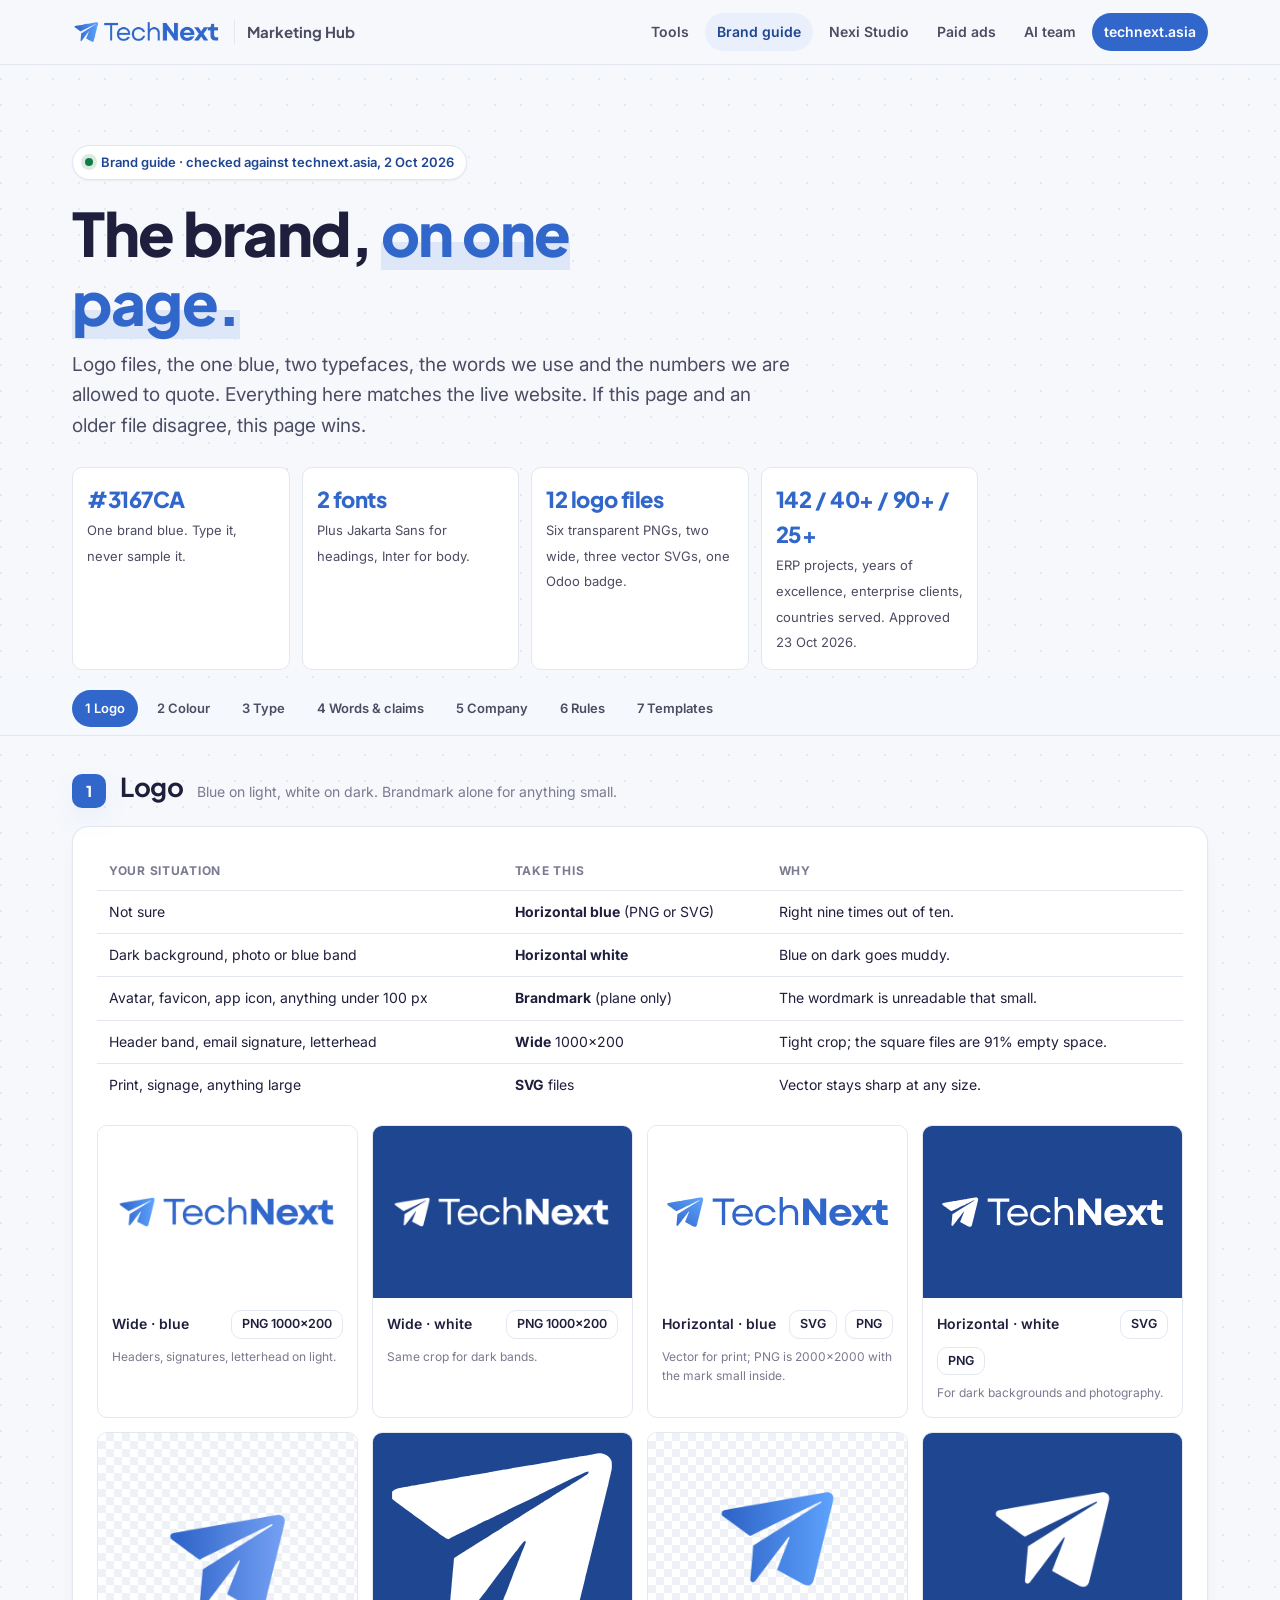
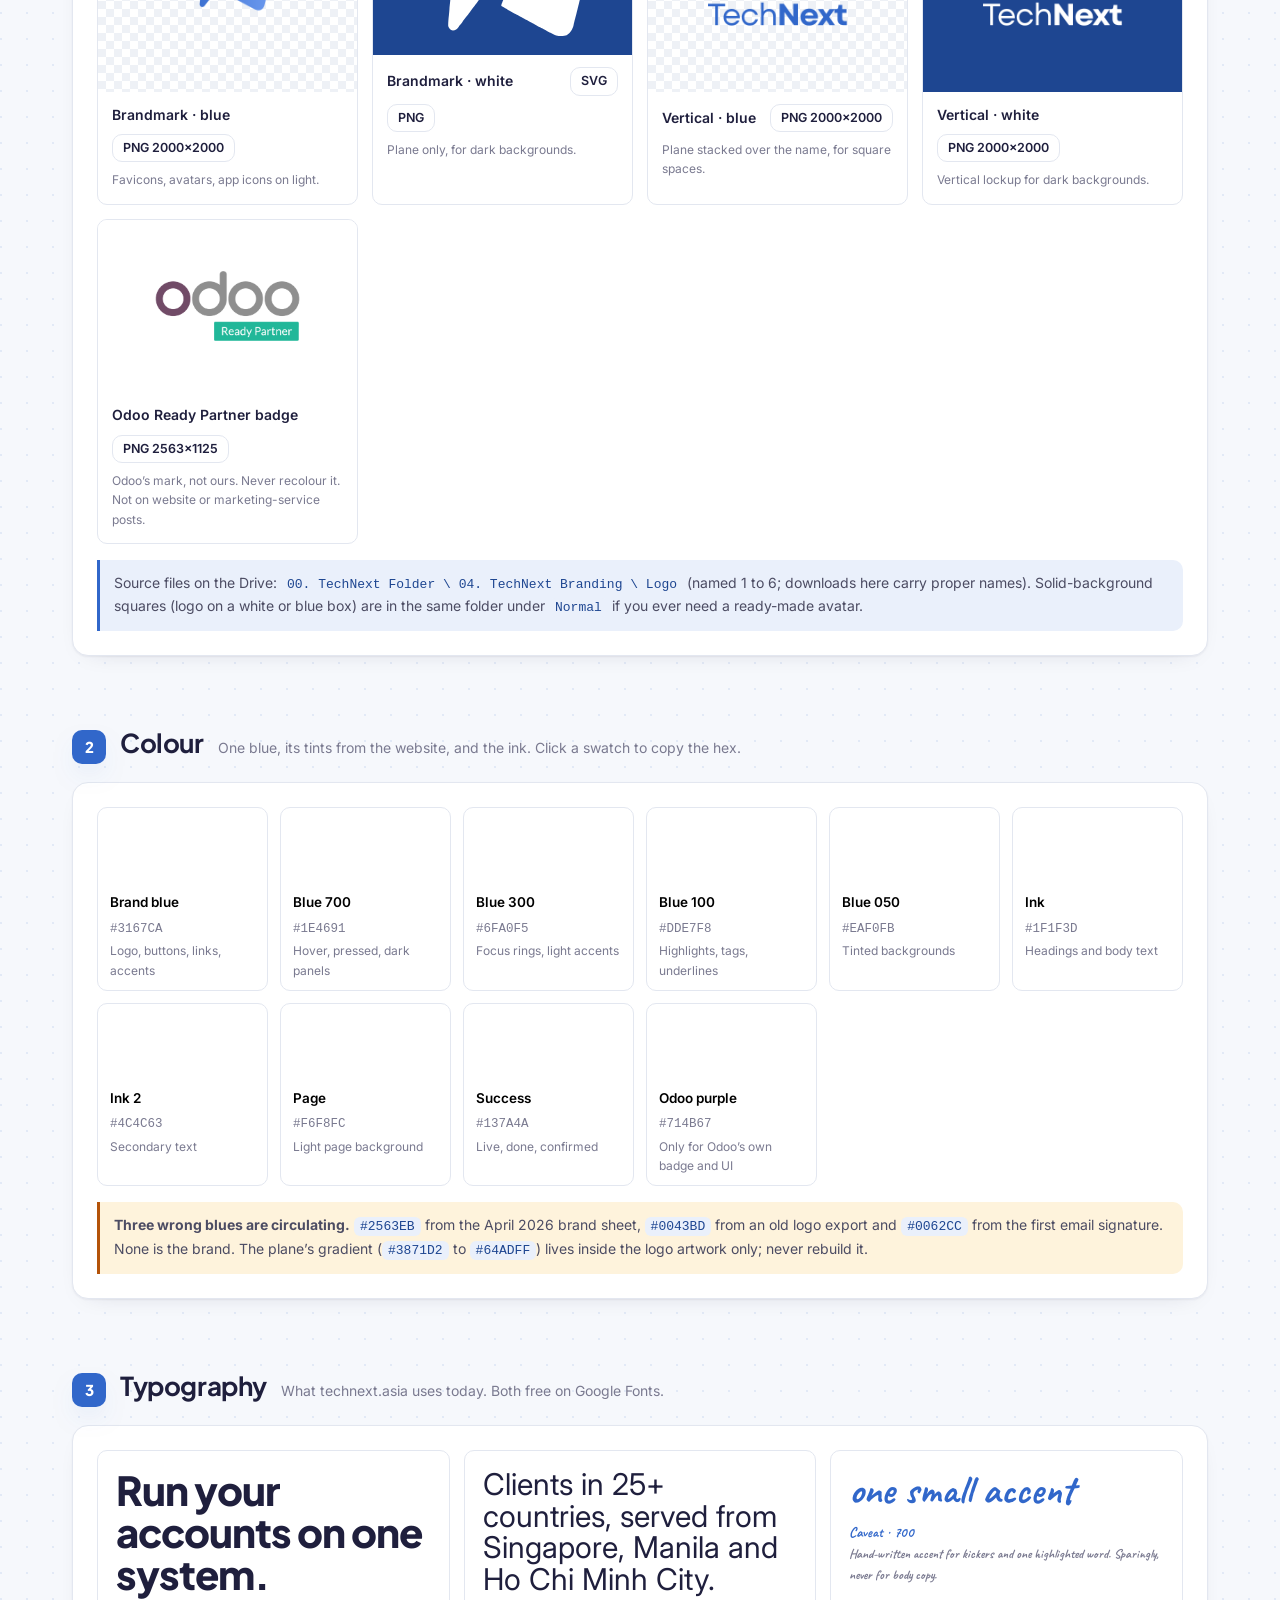
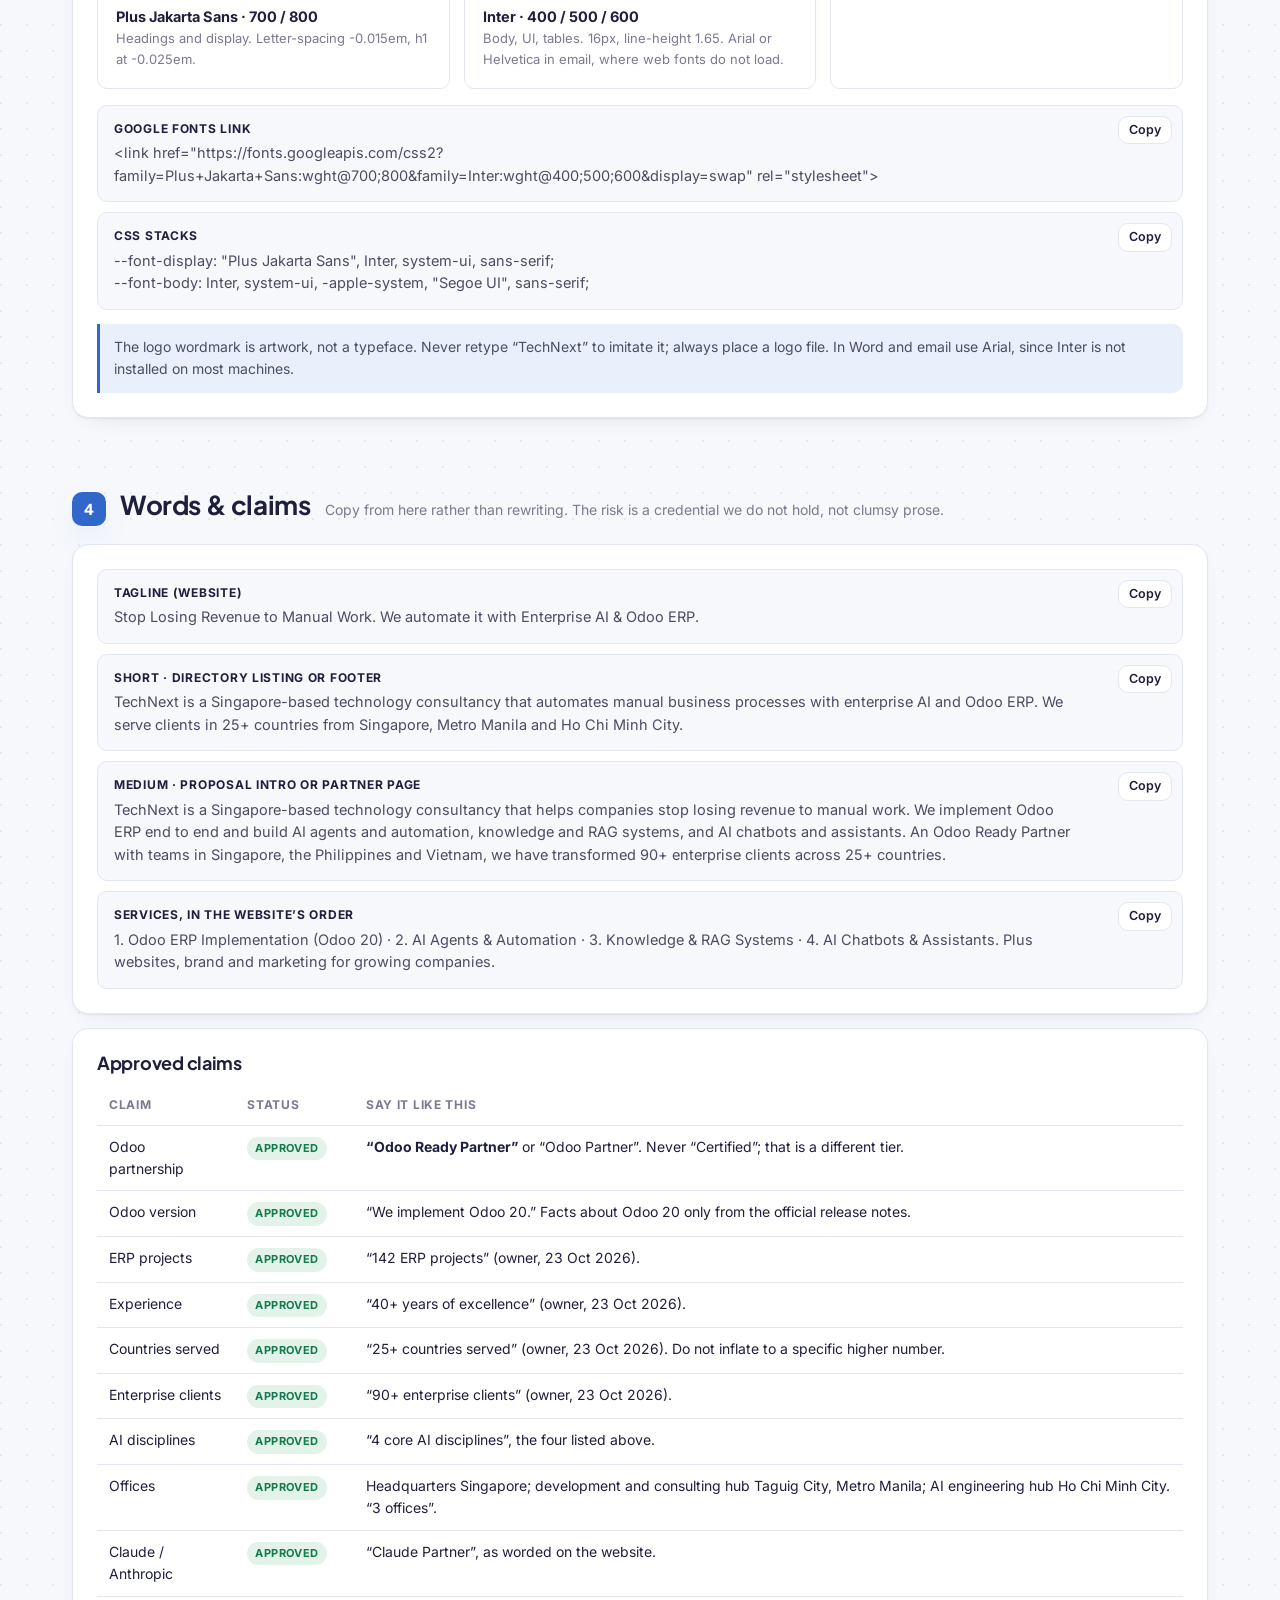
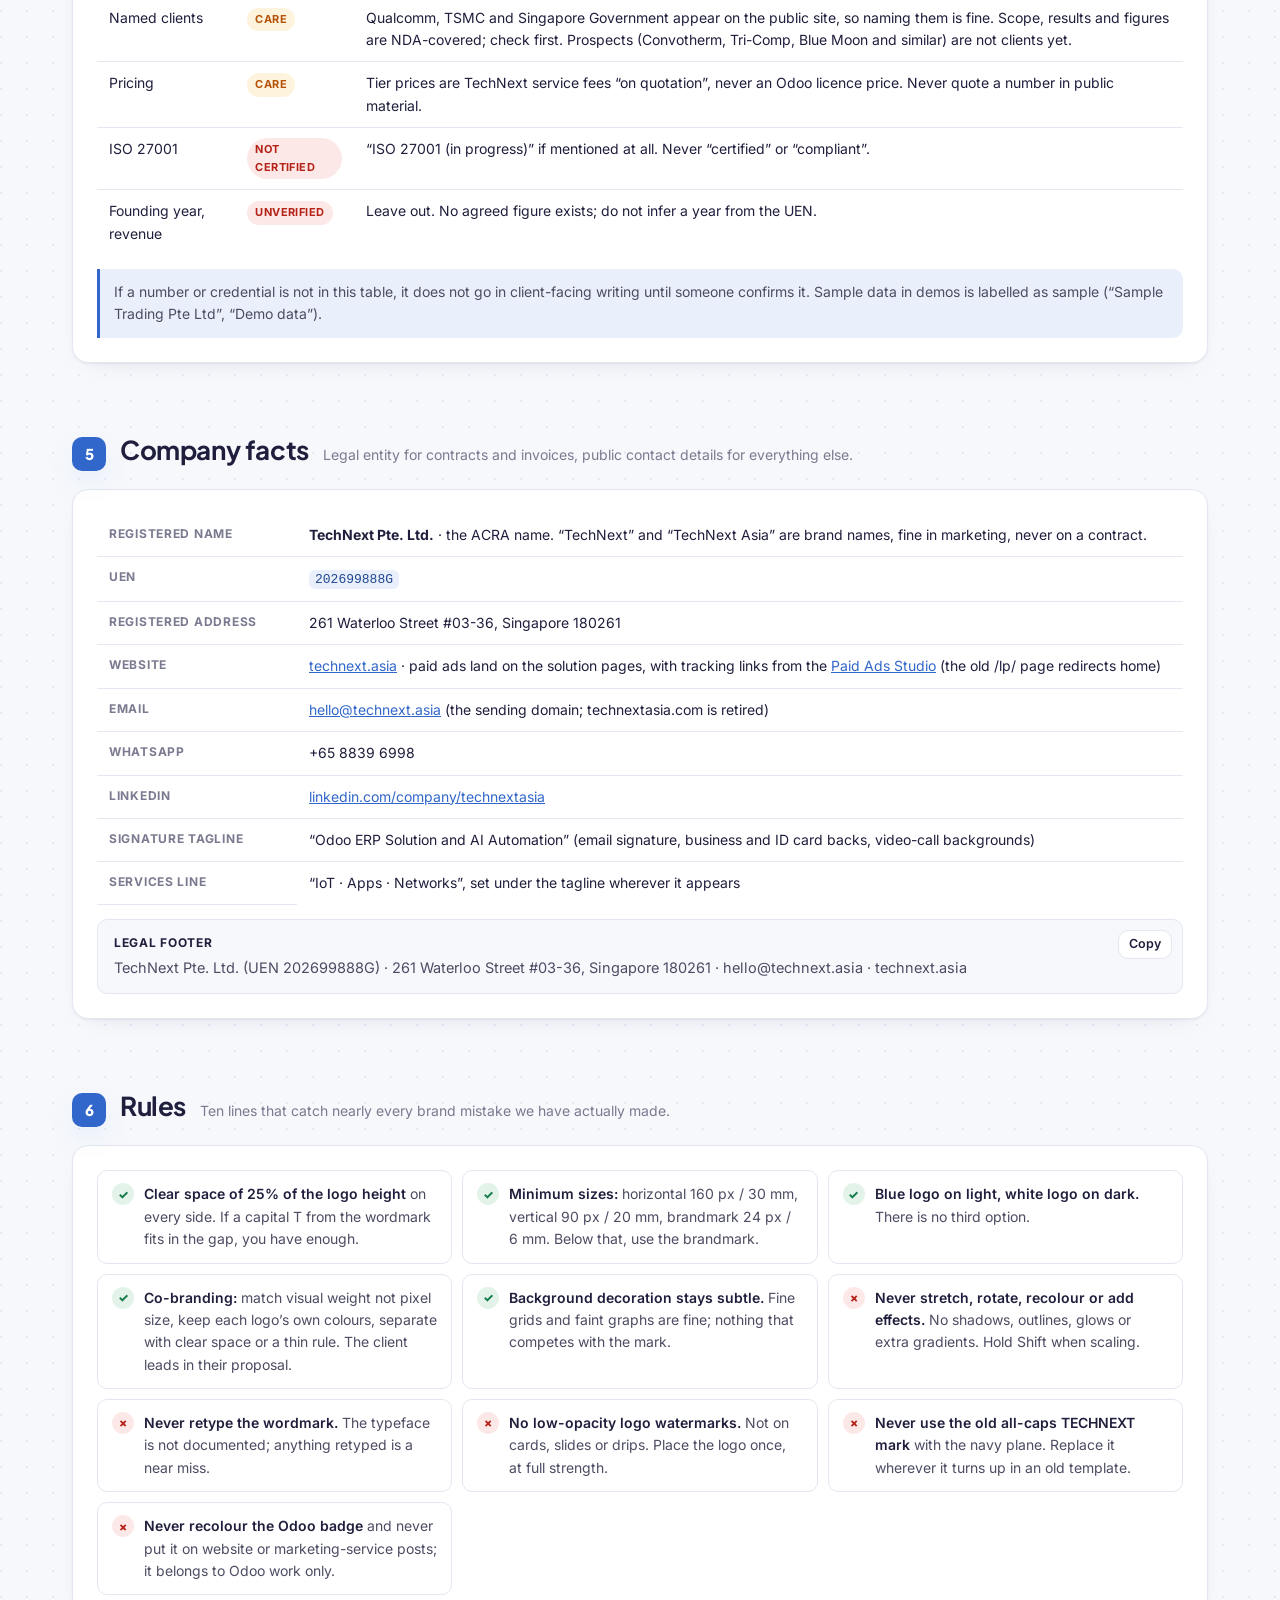
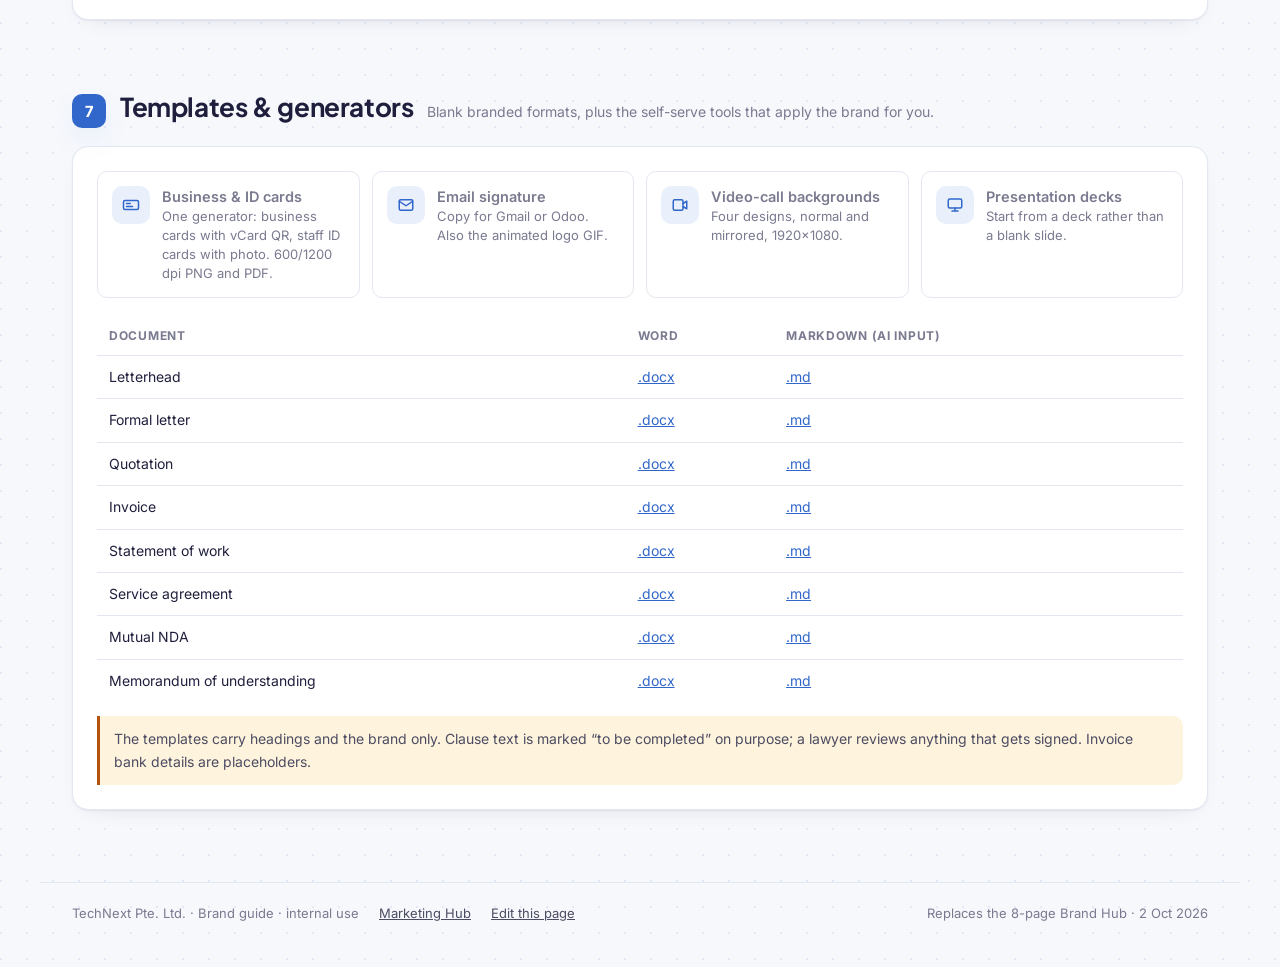
<file: branding.html>
<!DOCTYPE html>
<html lang="en">
<head>
<meta charset="utf-8">
<meta name="viewport" content="width=device-width, initial-scale=1">
<meta name="robots" content="noindex,nofollow">
<title>TechNext Brand Guide</title>
<meta name="description" content="TechNext brand on one page: logo files, colours, typefaces, tagline, boilerplate, approved claims, legal entity and templates.">
<link rel="icon" type="image/png" href="assets/logo/technext-brandmark-blue.png">
<link rel="preconnect" href="https://fonts.googleapis.com">
<link rel="preconnect" href="https://fonts.gstatic.com" crossorigin>
<link href="https://fonts.googleapis.com/css2?family=Plus+Jakarta+Sans:wght@700;800&family=Inter:wght@400;500;600&family=Caveat:wght@700&display=swap" rel="stylesheet">
<link rel="stylesheet" href="assets/hub.css?v=6">
</head>
<body>

<header class="top">
  <div class="wrap">
    <a class="brand" href="index.html"><img src="assets/logo/technext-wide-blue.png" alt="TechNext" width="150" height="30"><b>Marketing Hub</b></a>
    <nav class="nav" aria-label="Hub">
      <a href="index.html">Tools</a>
      <a href="branding.html" aria-current="page">Brand guide</a>
      <a href="nexi-studio.html">Nexi Studio</a>
      <a href="paid-ads.html">Paid ads</a>
      <a href="ai-team.html">AI team</a>
      <a class="cta" href="https://technext.asia" target="_blank" rel="noopener">technext.asia</a>
    </nav>
  </div>
</header>

<section class="hero" style="padding-bottom:12px">
  <div class="wrap">
    <span class="kicker"><i></i>Brand guide &middot; checked against technext.asia, 2 Oct 2026</span>
    <h1>The brand, <em>on one page.</em></h1>
    <p>Logo files, the one blue, two typefaces, the words we use and the numbers we are allowed to quote. Everything here matches the live website. If this page and an older file disagree, this page wins.</p>
    <div class="facts" style="margin-top:26px">
      <div class="fact rv"><b>#3167CA</b><span>One brand blue. Type it, never sample it.</span></div>
      <div class="fact rv"><b>2 fonts</b><span>Plus Jakarta Sans for headings, Inter for body.</span></div>
      <div class="fact rv"><b>12 logo files</b><span>Six transparent PNGs, two wide, three vector SVGs, one Odoo badge.</span></div>
      <div class="fact rv"><b>142 / 40+ / 90+ / 25+</b><span>ERP projects, years of excellence, enterprise clients, countries served. Approved 23 Oct 2026.</span></div>
    </div>
  </div>
</section>

<nav class="subnav" aria-label="Sections">
  <div class="wrap">
    <a href="#logo">1 Logo</a><a href="#colour">2 Colour</a><a href="#type">3 Type</a><a href="#words">4 Words &amp; claims</a><a href="#company">5 Company</a><a href="#rules">6 Rules</a><a href="#templates">7 Templates</a>
  </div>
</nav>

<!-- 1 LOGO -->
<section id="logo">
  <div class="wrap">
    <div class="sec-head"><span class="n">1</span><h2>Logo</h2><p>Blue on light, white on dark. Brandmark alone for anything small.</p></div>
    <div class="card rv">
      <table class="rt" style="margin-bottom:18px">
        <thead><tr><th>Your situation</th><th>Take this</th><th>Why</th></tr></thead>
        <tbody>
          <tr><td>Not sure</td><td><b>Horizontal blue</b> (PNG or SVG)</td><td>Right nine times out of ten.</td></tr>
          <tr><td>Dark background, photo or blue band</td><td><b>Horizontal white</b></td><td>Blue on dark goes muddy.</td></tr>
          <tr><td>Avatar, favicon, app icon, anything under 100 px</td><td><b>Brandmark</b> (plane only)</td><td>The wordmark is unreadable that small.</td></tr>
          <tr><td>Header band, email signature, letterhead</td><td><b>Wide</b> 1000&times;200</td><td>Tight crop; the square files are 91% empty space.</td></tr>
          <tr><td>Print, signage, anything large</td><td><b>SVG</b> files</td><td>Vector stays sharp at any size.</td></tr>
        </tbody>
      </table>
      <div class="logos">
        <div class="logo"><div class="pv plain"><img src="assets/logo/technext-wide-blue.png" alt="Wide horizontal logo, blue"></div><div class="meta"><b>Wide &middot; blue</b><a class="btn" href="assets/logo/technext-wide-blue.png" download>PNG 1000&times;200</a><small>Headers, signatures, letterhead on light.</small></div></div>
        <div class="logo"><div class="pv dark"><img src="assets/logo/technext-wide-white.png" alt="Wide horizontal logo, white"></div><div class="meta"><b>Wide &middot; white</b><a class="btn" href="assets/logo/technext-wide-white.png" download>PNG 1000&times;200</a><small>Same crop for dark bands.</small></div></div>
        <div class="logo"><div class="pv plain"><img src="assets/logo/technext-horizontal-blue.svg" alt="Horizontal logo, blue, vector"></div><div class="meta"><b>Horizontal &middot; blue</b><a class="btn" href="assets/logo/technext-horizontal-blue.svg" download>SVG</a><a class="btn" href="assets/logo/technext-horizontal-blue.png" download>PNG</a><small>Vector for print; PNG is 2000&times;2000 with the mark small inside.</small></div></div>
        <div class="logo"><div class="pv dark"><img src="assets/logo/technext-horizontal-white.svg" alt="Horizontal logo, white, vector"></div><div class="meta"><b>Horizontal &middot; white</b><a class="btn" href="assets/logo/technext-horizontal-white.svg" download>SVG</a><a class="btn" href="assets/logo/technext-horizontal-white.png" download>PNG</a><small>For dark backgrounds and photography.</small></div></div>
        <div class="logo"><div class="pv sq"><img src="assets/logo/technext-brandmark-blue.png" alt="Brandmark, blue"></div><div class="meta"><b>Brandmark &middot; blue</b><a class="btn" href="assets/logo/technext-brandmark-blue.png" download>PNG 2000&times;2000</a><small>Favicons, avatars, app icons on light.</small></div></div>
        <div class="logo"><div class="pv dark sq"><img src="assets/logo/technext-brandmark-white.svg" alt="Brandmark, white, vector"></div><div class="meta"><b>Brandmark &middot; white</b><a class="btn" href="assets/logo/technext-brandmark-white.svg" download>SVG</a><a class="btn" href="assets/logo/technext-brandmark-white.png" download>PNG</a><small>Plane only, for dark backgrounds.</small></div></div>
        <div class="logo"><div class="pv sq"><img src="assets/logo/technext-vertical-blue.png" alt="Vertical logo, blue"></div><div class="meta"><b>Vertical &middot; blue</b><a class="btn" href="assets/logo/technext-vertical-blue.png" download>PNG 2000&times;2000</a><small>Plane stacked over the name, for square spaces.</small></div></div>
        <div class="logo"><div class="pv dark sq"><img src="assets/logo/technext-vertical-white.png" alt="Vertical logo, white"></div><div class="meta"><b>Vertical &middot; white</b><a class="btn" href="assets/logo/technext-vertical-white.png" download>PNG 2000&times;2000</a><small>Vertical lockup for dark backgrounds.</small></div></div>
        <div class="logo"><div class="pv plain"><img src="assets/logo/odoo-ready-partner.png" alt="Odoo Ready Partner badge"></div><div class="meta"><b>Odoo Ready Partner badge</b><a class="btn" href="assets/logo/odoo-ready-partner.png" download>PNG 2563&times;1125</a><small>Odoo&rsquo;s mark, not ours. Never recolour it. Not on website or marketing-service posts.</small></div></div>
      </div>
      <p class="note" style="margin:16px 0 0">Source files on the Drive: <code class="code">00. TechNext Folder \ 04. TechNext Branding \ Logo</code> (named 1 to 6; downloads here carry proper names). Solid-background squares (logo on a white or blue box) are in the same folder under <code class="code">Normal</code> if you ever need a ready-made avatar.</p>
    </div>
  </div>
</section>

<!-- 2 COLOUR -->
<section id="colour">
  <div class="wrap">
    <div class="sec-head"><span class="n">2</span><h2>Colour</h2><p>One blue, its tints from the website, and the ink. Click a swatch to copy the hex.</p></div>
    <div class="card rv">
      <div class="swatches">
        <button class="sw" data-copy="#3167CA"><span class="c" style="background:#3167CA"></span><span class="t"><b>Brand blue</b><code>#3167CA</code><small>Logo, buttons, links, accents</small></span></button>
        <button class="sw" data-copy="#1E4691"><span class="c" style="background:#1E4691"></span><span class="t"><b>Blue 700</b><code>#1E4691</code><small>Hover, pressed, dark panels</small></span></button>
        <button class="sw" data-copy="#6FA0F5"><span class="c" style="background:#6FA0F5"></span><span class="t"><b>Blue 300</b><code>#6FA0F5</code><small>Focus rings, light accents</small></span></button>
        <button class="sw" data-copy="#DDE7F8"><span class="c" style="background:#DDE7F8"></span><span class="t"><b>Blue 100</b><code>#DDE7F8</code><small>Highlights, tags, underlines</small></span></button>
        <button class="sw" data-copy="#EAF0FB"><span class="c" style="background:#EAF0FB"></span><span class="t"><b>Blue 050</b><code>#EAF0FB</code><small>Tinted backgrounds</small></span></button>
        <button class="sw" data-copy="#1F1F3D"><span class="c" style="background:#1F1F3D"></span><span class="t"><b>Ink</b><code>#1F1F3D</code><small>Headings and body text</small></span></button>
        <button class="sw" data-copy="#4C4C63"><span class="c" style="background:#4C4C63"></span><span class="t"><b>Ink 2</b><code>#4C4C63</code><small>Secondary text</small></span></button>
        <button class="sw" data-copy="#F6F8FC"><span class="c" style="background:#F6F8FC;border-bottom:1px solid #E3E7F0"></span><span class="t"><b>Page</b><code>#F6F8FC</code><small>Light page background</small></span></button>
        <button class="sw" data-copy="#137A4A"><span class="c" style="background:#137A4A"></span><span class="t"><b>Success</b><code>#137A4A</code><small>Live, done, confirmed</small></span></button>
        <button class="sw" data-copy="#714B67"><span class="c" style="background:#714B67"></span><span class="t"><b>Odoo purple</b><code>#714B67</code><small>Only for Odoo&rsquo;s own badge and UI</small></span></button>
      </div>
      <div class="note warn" style="margin-top:16px"><b>Three wrong blues are circulating.</b> <code class="code">#2563EB</code> from the April 2026 brand sheet, <code class="code">#0043BD</code> from an old logo export and <code class="code">#0062CC</code> from the first email signature. None is the brand. The plane&rsquo;s gradient (<code class="code">#3871D2</code> to <code class="code">#64ADFF</code>) lives inside the logo artwork only; never rebuild it.</div>
    </div>
  </div>
</section>

<!-- 3 TYPE -->
<section id="type">
  <div class="wrap">
    <div class="sec-head"><span class="n">3</span><h2>Typography</h2><p>What technext.asia uses today. Both free on Google Fonts.</p></div>
    <div class="card rv">
      <div class="type">
        <div class="t display"><div class="sample">Run your accounts on one system.</div><b>Plus Jakarta Sans &middot; 700 / 800</b><span>Headings and display. Letter-spacing -0.015em, h1 at -0.025em.</span></div>
        <div class="t body"><div class="sample">Clients in 25+ countries, served from Singapore, Manila and Ho Chi Minh City.</div><b>Inter &middot; 400 / 500 / 600</b><span>Body, UI, tables. 16px, line-height 1.65. Arial or Helvetica in email, where web fonts do not load.</span></div>
        <div class="t hand"><div class="sample">one small accent</div><b>Caveat &middot; 700</b><span>Hand-written accent for kickers and one highlighted word. Sparingly, never for body copy.</span></div>
      </div>
      <div class="copyblock" style="margin-top:16px"><b>Google Fonts link</b><span id="fontlink">&lt;link href="https://fonts.googleapis.com/css2?family=Plus+Jakarta+Sans:wght@700;800&amp;family=Inter:wght@400;500;600&amp;display=swap" rel="stylesheet"&gt;</span><button class="btn" data-copy-from="#fontlink">Copy</button></div>
      <div class="copyblock"><b>CSS stacks</b><span id="fontcss">--font-display: "Plus Jakarta Sans", Inter, system-ui, sans-serif;<br>--font-body: Inter, system-ui, -apple-system, "Segoe UI", sans-serif;</span><button class="btn" data-copy-from="#fontcss">Copy</button></div>
      <p class="note" style="margin:14px 0 0">The logo wordmark is artwork, not a typeface. Never retype &ldquo;TechNext&rdquo; to imitate it; always place a logo file. In Word and email use Arial, since Inter is not installed on most machines.</p>
    </div>
  </div>
</section>

<!-- 4 WORDS -->
<section id="words">
  <div class="wrap">
    <div class="sec-head"><span class="n">4</span><h2>Words &amp; claims</h2><p>Copy from here rather than rewriting. The risk is a credential we do not hold, not clumsy prose.</p></div>
    <div class="card rv">
      <div class="copyblock"><b>Tagline (website)</b><span id="tag1">Stop Losing Revenue to Manual Work. We automate it with Enterprise AI &amp; Odoo ERP.</span><button class="btn" data-copy-from="#tag1">Copy</button></div>
      <div class="copyblock"><b>Short &middot; directory listing or footer</b><span id="bp1">TechNext is a Singapore-based technology consultancy that automates manual business processes with enterprise AI and Odoo ERP. We serve clients in 25+ countries from Singapore, Metro Manila and Ho Chi Minh City.</span><button class="btn" data-copy-from="#bp1">Copy</button></div>
      <div class="copyblock"><b>Medium &middot; proposal intro or partner page</b><span id="bp2">TechNext is a Singapore-based technology consultancy that helps companies stop losing revenue to manual work. We implement Odoo ERP end to end and build AI agents and automation, knowledge and RAG systems, and AI chatbots and assistants. An Odoo Ready Partner with teams in Singapore, the Philippines and Vietnam, we have transformed 90+ enterprise clients across 25+ countries.</span><button class="btn" data-copy-from="#bp2">Copy</button></div>
      <div class="copyblock"><b>Services, in the website&rsquo;s order</b><span id="svc">1. Odoo ERP Implementation (Odoo 20) &middot; 2. AI Agents &amp; Automation &middot; 3. Knowledge &amp; RAG Systems &middot; 4. AI Chatbots &amp; Assistants. Plus websites, brand and marketing for growing companies.</span><button class="btn" data-copy-from="#svc">Copy</button></div>
    </div>
    <div class="card rv">
      <h3 style="font-size:18px;margin-bottom:12px">Approved claims</h3>
      <table class="rt">
        <thead><tr><th>Claim</th><th>Status</th><th>Say it like this</th></tr></thead>
        <tbody>
          <tr><td>Odoo partnership</td><td><span class="pill ok">approved</span></td><td><b>&ldquo;Odoo Ready Partner&rdquo;</b> or &ldquo;Odoo Partner&rdquo;. Never &ldquo;Certified&rdquo;; that is a different tier.</td></tr>
          <tr><td>Odoo version</td><td><span class="pill ok">approved</span></td><td>&ldquo;We implement Odoo 20.&rdquo; Facts about Odoo 20 only from the official release notes.</td></tr>
          <tr><td>ERP projects</td><td><span class="pill ok">approved</span></td><td>&ldquo;142 ERP projects&rdquo; (owner, 23 Oct 2026).</td></tr>
          <tr><td>Experience</td><td><span class="pill ok">approved</span></td><td>&ldquo;40+ years of excellence&rdquo; (owner, 23 Oct 2026).</td></tr>
          <tr><td>Countries served</td><td><span class="pill ok">approved</span></td><td>&ldquo;25+ countries served&rdquo; (owner, 23 Oct 2026). Do not inflate to a specific higher number.</td></tr>
          <tr><td>Enterprise clients</td><td><span class="pill ok">approved</span></td><td>&ldquo;90+ enterprise clients&rdquo; (owner, 23 Oct 2026).</td></tr>
          <tr><td>AI disciplines</td><td><span class="pill ok">approved</span></td><td>&ldquo;4 core AI disciplines&rdquo;, the four listed above.</td></tr>
          <tr><td>Offices</td><td><span class="pill ok">approved</span></td><td>Headquarters Singapore; development and consulting hub Taguig City, Metro Manila; AI engineering hub Ho Chi Minh City. &ldquo;3 offices&rdquo;.</td></tr>
          <tr><td>Claude / Anthropic</td><td><span class="pill ok">approved</span></td><td>&ldquo;Claude Partner&rdquo;, as worded on the website.</td></tr>
          <tr><td>Named clients</td><td><span class="pill care">care</span></td><td>Qualcomm, TSMC and Singapore Government appear on the public site, so naming them is fine. Scope, results and figures are NDA-covered; check first. Prospects (Convotherm, Tri-Comp, Blue Moon and similar) are not clients yet.</td></tr>
          <tr><td>Pricing</td><td><span class="pill care">care</span></td><td>Tier prices are TechNext service fees &ldquo;on quotation&rdquo;, never an Odoo licence price. Never quote a number in public material.</td></tr>
          <tr><td>ISO 27001</td><td><span class="pill no">not certified</span></td><td>&ldquo;ISO 27001 (in progress)&rdquo; if mentioned at all. Never &ldquo;certified&rdquo; or &ldquo;compliant&rdquo;.</td></tr>
          <tr><td>Founding year, revenue</td><td><span class="pill no">unverified</span></td><td>Leave out. No agreed figure exists; do not infer a year from the UEN.</td></tr>
        </tbody>
      </table>
      <p class="note" style="margin:14px 0 0">If a number or credential is not in this table, it does not go in client-facing writing until someone confirms it. Sample data in demos is labelled as sample (&ldquo;Sample Trading Pte Ltd&rdquo;, &ldquo;Demo data&rdquo;).</p>
    </div>
  </div>
</section>

<!-- 5 COMPANY -->
<section id="company">
  <div class="wrap">
    <div class="sec-head"><span class="n">5</span><h2>Company facts</h2><p>Legal entity for contracts and invoices, public contact details for everything else.</p></div>
    <div class="card rv">
      <table class="rt" style="margin-bottom:14px">
        <tbody>
          <tr><th style="width:200px">Registered name</th><td><b>TechNext Pte. Ltd.</b> &middot; the ACRA name. &ldquo;TechNext&rdquo; and &ldquo;TechNext Asia&rdquo; are brand names, fine in marketing, never on a contract.</td></tr>
          <tr><th>UEN</th><td><code>202699888G</code></td></tr>
          <tr><th>Registered address</th><td>261 Waterloo Street #03-36, Singapore 180261</td></tr>
          <tr><th>Website</th><td><a href="https://technext.asia" target="_blank" rel="noopener">technext.asia</a> &middot; paid ads land on the solution pages, with tracking links from the <a href="paid-ads.html">Paid Ads Studio</a> (the old /lp/ page redirects home)</td></tr>
          <tr><th>Email</th><td><a href="mailto:hello@technext.asia">hello@technext.asia</a> (the sending domain; technextasia.com is retired)</td></tr>
          <tr><th>WhatsApp</th><td>+65 8839 6998</td></tr>
          <tr><th>LinkedIn</th><td><a href="https://www.linkedin.com/company/technextasia" target="_blank" rel="noopener">linkedin.com/company/technextasia</a></td></tr>
          <tr><th>Signature tagline</th><td>&ldquo;Odoo ERP Solution and AI Automation&rdquo; (email signature, business and ID card backs, video-call backgrounds)</td></tr>
          <tr><th>Services line</th><td>&ldquo;IoT &middot; Apps &middot; Networks&rdquo;, set under the tagline wherever it appears</td></tr>
        </tbody>
      </table>
      <div class="copyblock"><b>Legal footer</b><span id="legal">TechNext Pte. Ltd. (UEN 202699888G) &middot; 261 Waterloo Street #03-36, Singapore 180261 &middot; hello@technext.asia &middot; technext.asia</span><button class="btn" data-copy-from="#legal">Copy</button></div>
    </div>
  </div>
</section>

<!-- 6 RULES -->
<section id="rules">
  <div class="wrap">
    <div class="sec-head"><span class="n">6</span><h2>Rules</h2><p>Ten lines that catch nearly every brand mistake we have actually made.</p></div>
    <div class="card rv">
      <div class="dos">
        <div class="do yes"><i>&#10003;</i><div><b>Clear space of 25% of the logo height</b><span> on every side. If a capital T from the wordmark fits in the gap, you have enough.</span></div></div>
        <div class="do yes"><i>&#10003;</i><div><b>Minimum sizes:</b><span> horizontal 160 px / 30 mm, vertical 90 px / 20 mm, brandmark 24 px / 6 mm. Below that, use the brandmark.</span></div></div>
        <div class="do yes"><i>&#10003;</i><div><b>Blue logo on light, white logo on dark.</b><span> There is no third option.</span></div></div>
        <div class="do yes"><i>&#10003;</i><div><b>Co-branding:</b><span> match visual weight not pixel size, keep each logo&rsquo;s own colours, separate with clear space or a thin rule. The client leads in their proposal.</span></div></div>
        <div class="do yes"><i>&#10003;</i><div><b>Background decoration stays subtle.</b><span> Fine grids and faint graphs are fine; nothing that competes with the mark.</span></div></div>
        <div class="do no"><i>&#215;</i><div><b>Never stretch, rotate, recolour or add effects.</b><span> No shadows, outlines, glows or extra gradients. Hold Shift when scaling.</span></div></div>
        <div class="do no"><i>&#215;</i><div><b>Never retype the wordmark.</b><span> The typeface is not documented; anything retyped is a near miss.</span></div></div>
        <div class="do no"><i>&#215;</i><div><b>No low-opacity logo watermarks.</b><span> Not on cards, slides or drips. Place the logo once, at full strength.</span></div></div>
        <div class="do no"><i>&#215;</i><div><b>Never use the old all-caps TECHNEXT mark</b><span> with the navy plane. Replace it wherever it turns up in an old template.</span></div></div>
        <div class="do no"><i>&#215;</i><div><b>Never recolour the Odoo badge</b><span> and never put it on website or marketing-service posts; it belongs to Odoo work only.</span></div></div>
      </div>
    </div>
  </div>
</section>

<!-- 7 TEMPLATES -->
<section id="templates">
  <div class="wrap">
    <div class="sec-head"><span class="n">7</span><h2>Templates &amp; generators</h2><p>Blank branded formats, plus the self-serve tools that apply the brand for you.</p></div>
    <div class="card rv">
      <div class="rows" style="margin-bottom:18px">
        <a class="row" href="https://technextsg.github.io/technext-branding-miscellaneous/business-cards/" target="_blank" rel="noopener"><span class="ico"><svg viewBox="0 0 24 24" fill="none" stroke="currentColor" stroke-width="2" stroke-linecap="round" stroke-linejoin="round"><rect x="2" y="6" width="20" height="12" rx="2"/><path d="M6 10h5M6 14h8"/></svg></span><span><b>Business &amp; ID cards</b><span>One generator: business cards with vCard QR, staff ID cards with photo. 600/1200 dpi PNG and PDF.</span></span></a>
        <a class="row" href="https://technextsg.github.io/technext-branding-miscellaneous/#signature" target="_blank" rel="noopener"><span class="ico"><svg viewBox="0 0 24 24" fill="none" stroke="currentColor" stroke-width="2" stroke-linecap="round" stroke-linejoin="round"><rect x="3" y="5" width="18" height="14" rx="2"/><path d="m3 7 9 6 9-6"/></svg></span><span><b>Email signature</b><span>Copy for Gmail or Odoo. Also the animated logo GIF.</span></span></a>
        <a class="row" href="https://technextsg.github.io/technext-branding-miscellaneous/#backgrounds" target="_blank" rel="noopener"><span class="ico"><svg viewBox="0 0 24 24" fill="none" stroke="currentColor" stroke-width="2" stroke-linecap="round" stroke-linejoin="round"><rect x="3" y="5" width="13" height="14" rx="2"/><path d="m16 10 5-3v10l-5-3"/></svg></span><span><b>Video-call backgrounds</b><span>Four designs, normal and mirrored, 1920&times;1080.</span></span></a>
        <a class="row" href="https://technextsg.github.io/technext-presentations/" target="_blank" rel="noopener"><span class="ico"><svg viewBox="0 0 24 24" fill="none" stroke="currentColor" stroke-width="2" stroke-linecap="round" stroke-linejoin="round"><rect x="3" y="4" width="18" height="12" rx="2"/><path d="M12 16v4M8 20h8"/></svg></span><span><b>Presentation decks</b><span>Start from a deck rather than a blank slide.</span></span></a>
      </div>
      <table class="rt">
        <thead><tr><th>Document</th><th>Word</th><th>Markdown (AI input)</th></tr></thead>
        <tbody>
          <tr><td>Letterhead</td><td><a href="docs/technext-letterhead.docx" download>.docx</a></td><td><a href="docs/technext-letterhead.md" download>.md</a></td></tr>
          <tr><td>Formal letter</td><td><a href="docs/technext-formal-letter.docx" download>.docx</a></td><td><a href="docs/technext-formal-letter.md" download>.md</a></td></tr>
          <tr><td>Quotation</td><td><a href="docs/technext-quotation.docx" download>.docx</a></td><td><a href="docs/technext-quotation.md" download>.md</a></td></tr>
          <tr><td>Invoice</td><td><a href="docs/technext-invoice.docx" download>.docx</a></td><td><a href="docs/technext-invoice.md" download>.md</a></td></tr>
          <tr><td>Statement of work</td><td><a href="docs/technext-statement-of-work.docx" download>.docx</a></td><td><a href="docs/technext-statement-of-work.md" download>.md</a></td></tr>
          <tr><td>Service agreement</td><td><a href="docs/technext-service-agreement.docx" download>.docx</a></td><td><a href="docs/technext-service-agreement.md" download>.md</a></td></tr>
          <tr><td>Mutual NDA</td><td><a href="docs/technext-nda-mutual.docx" download>.docx</a></td><td><a href="docs/technext-nda-mutual.md" download>.md</a></td></tr>
          <tr><td>Memorandum of understanding</td><td><a href="docs/technext-mou.docx" download>.docx</a></td><td><a href="docs/technext-mou.md" download>.md</a></td></tr>
        </tbody>
      </table>
      <p class="note warn" style="margin:14px 0 0">The templates carry headings and the brand only. Clause text is marked &ldquo;to be completed&rdquo; on purpose; a lawyer reviews anything that gets signed. Invoice bank details are placeholders.</p>
    </div>
  </div>
</section>

<footer>
  <div class="wrap">
    <span>TechNext Pte. Ltd. &middot; Brand guide &middot; internal use</span>
    <a href="index.html">Marketing Hub</a>
    <a href="https://github.com/TechNextSG/technext-marketing-hub" target="_blank" rel="noopener">Edit this page</a>
    <span class="right">Replaces the 8-page Brand Hub &middot; 2 Oct 2026</span>
  </div>
</footer>

<script src="assets/hub.js?v=2"></script>
</body>
</html>
</file>
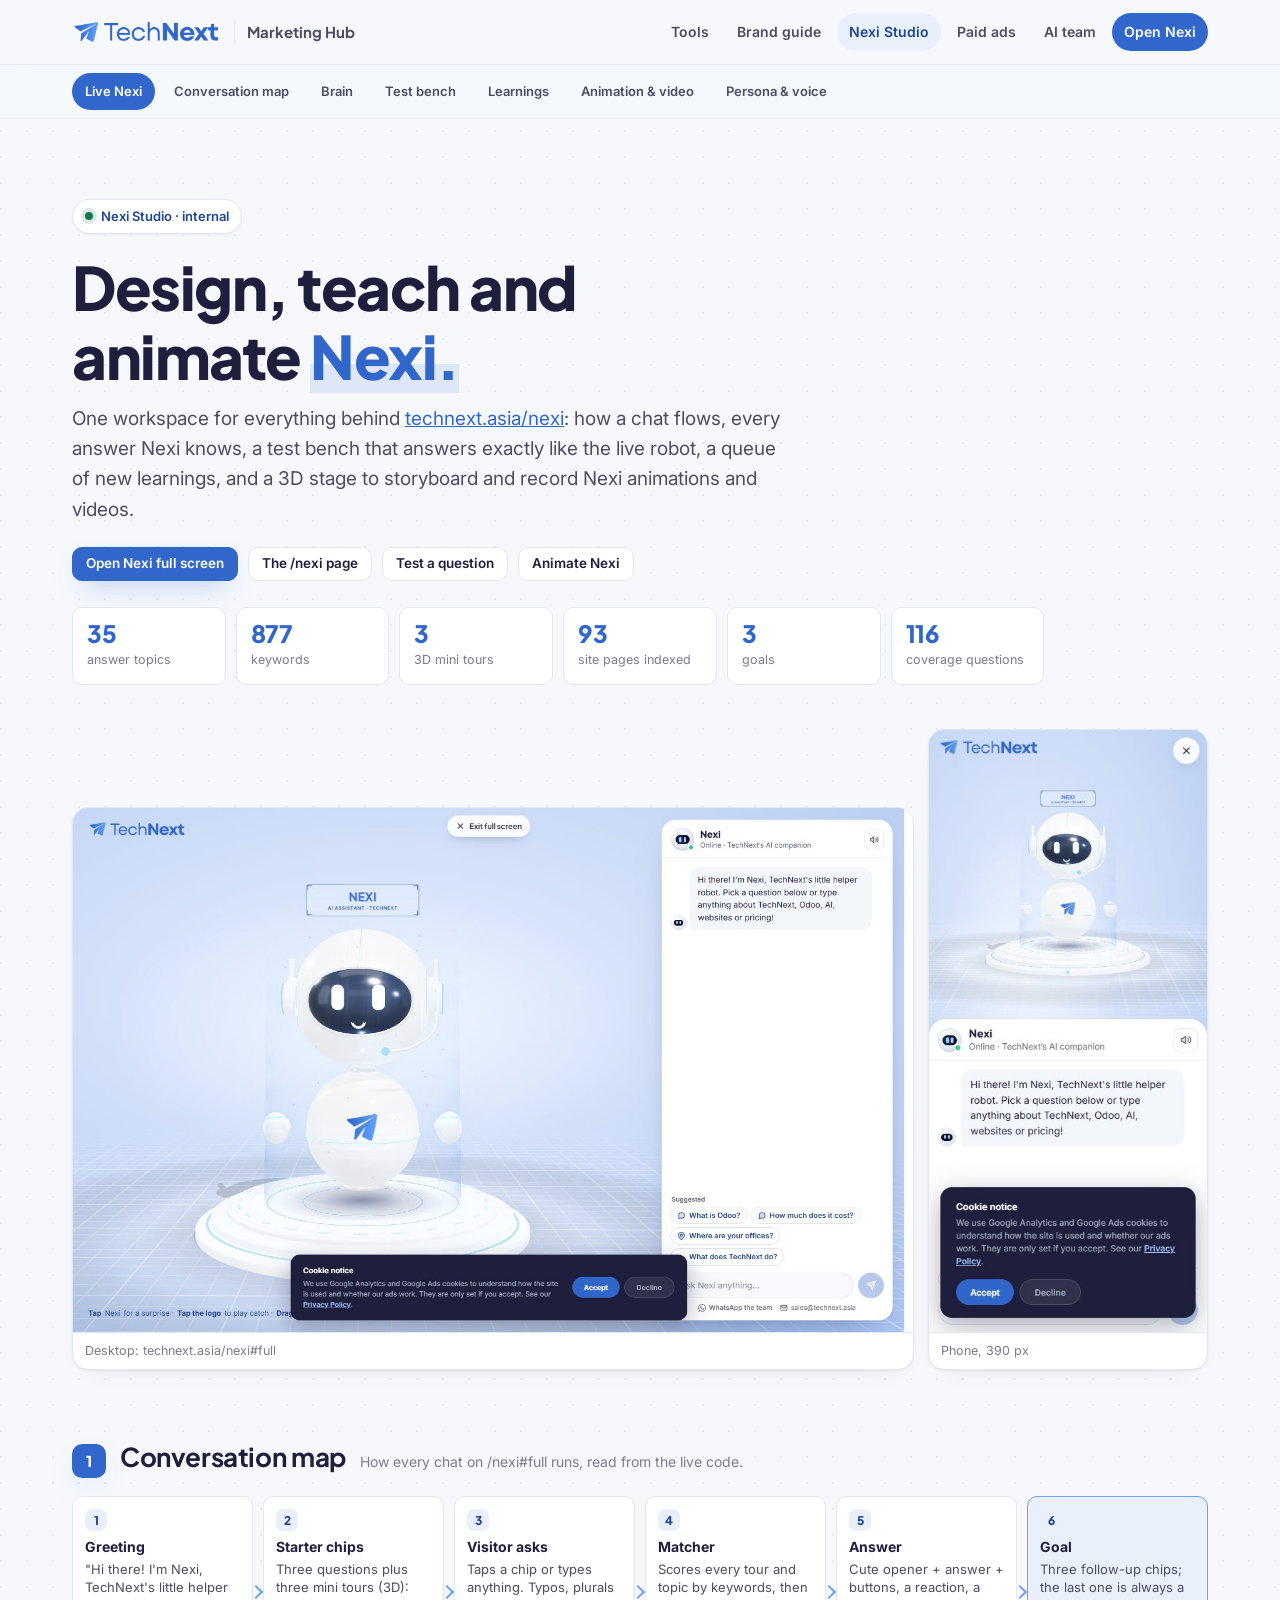
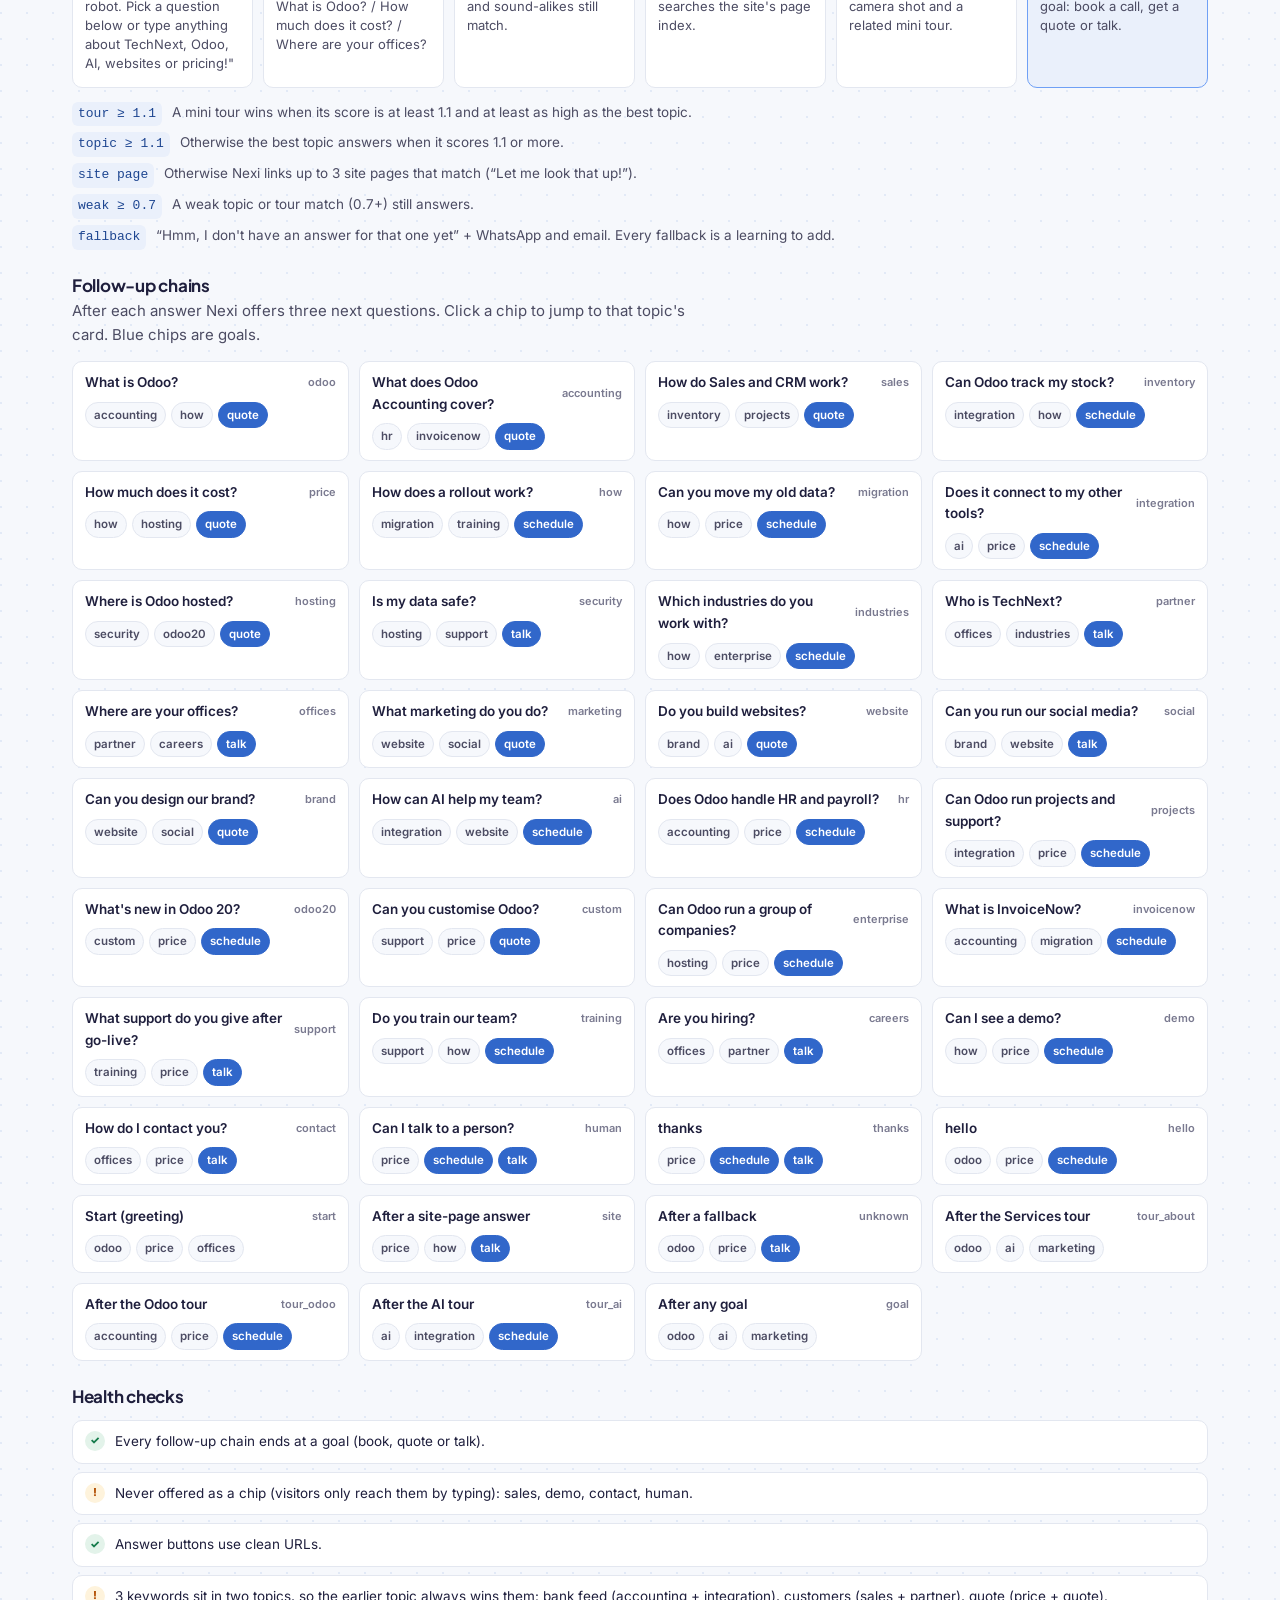
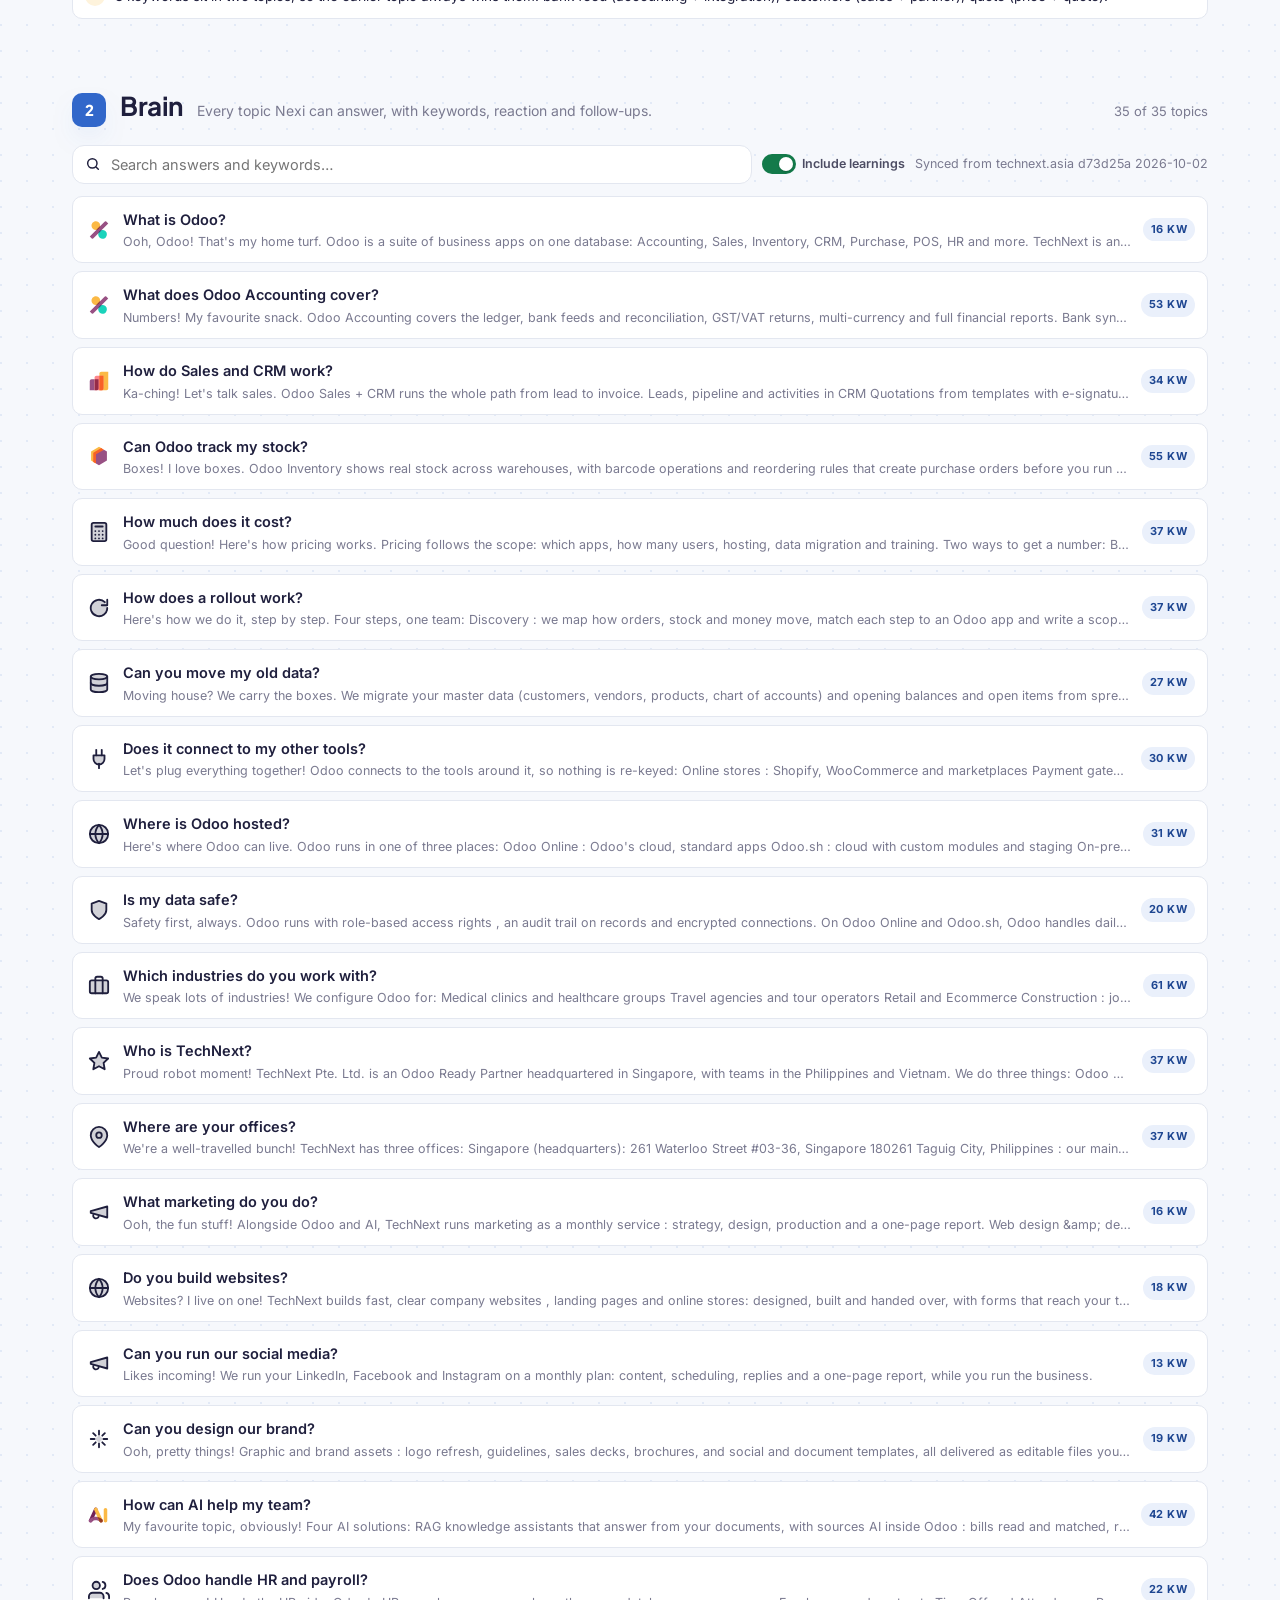
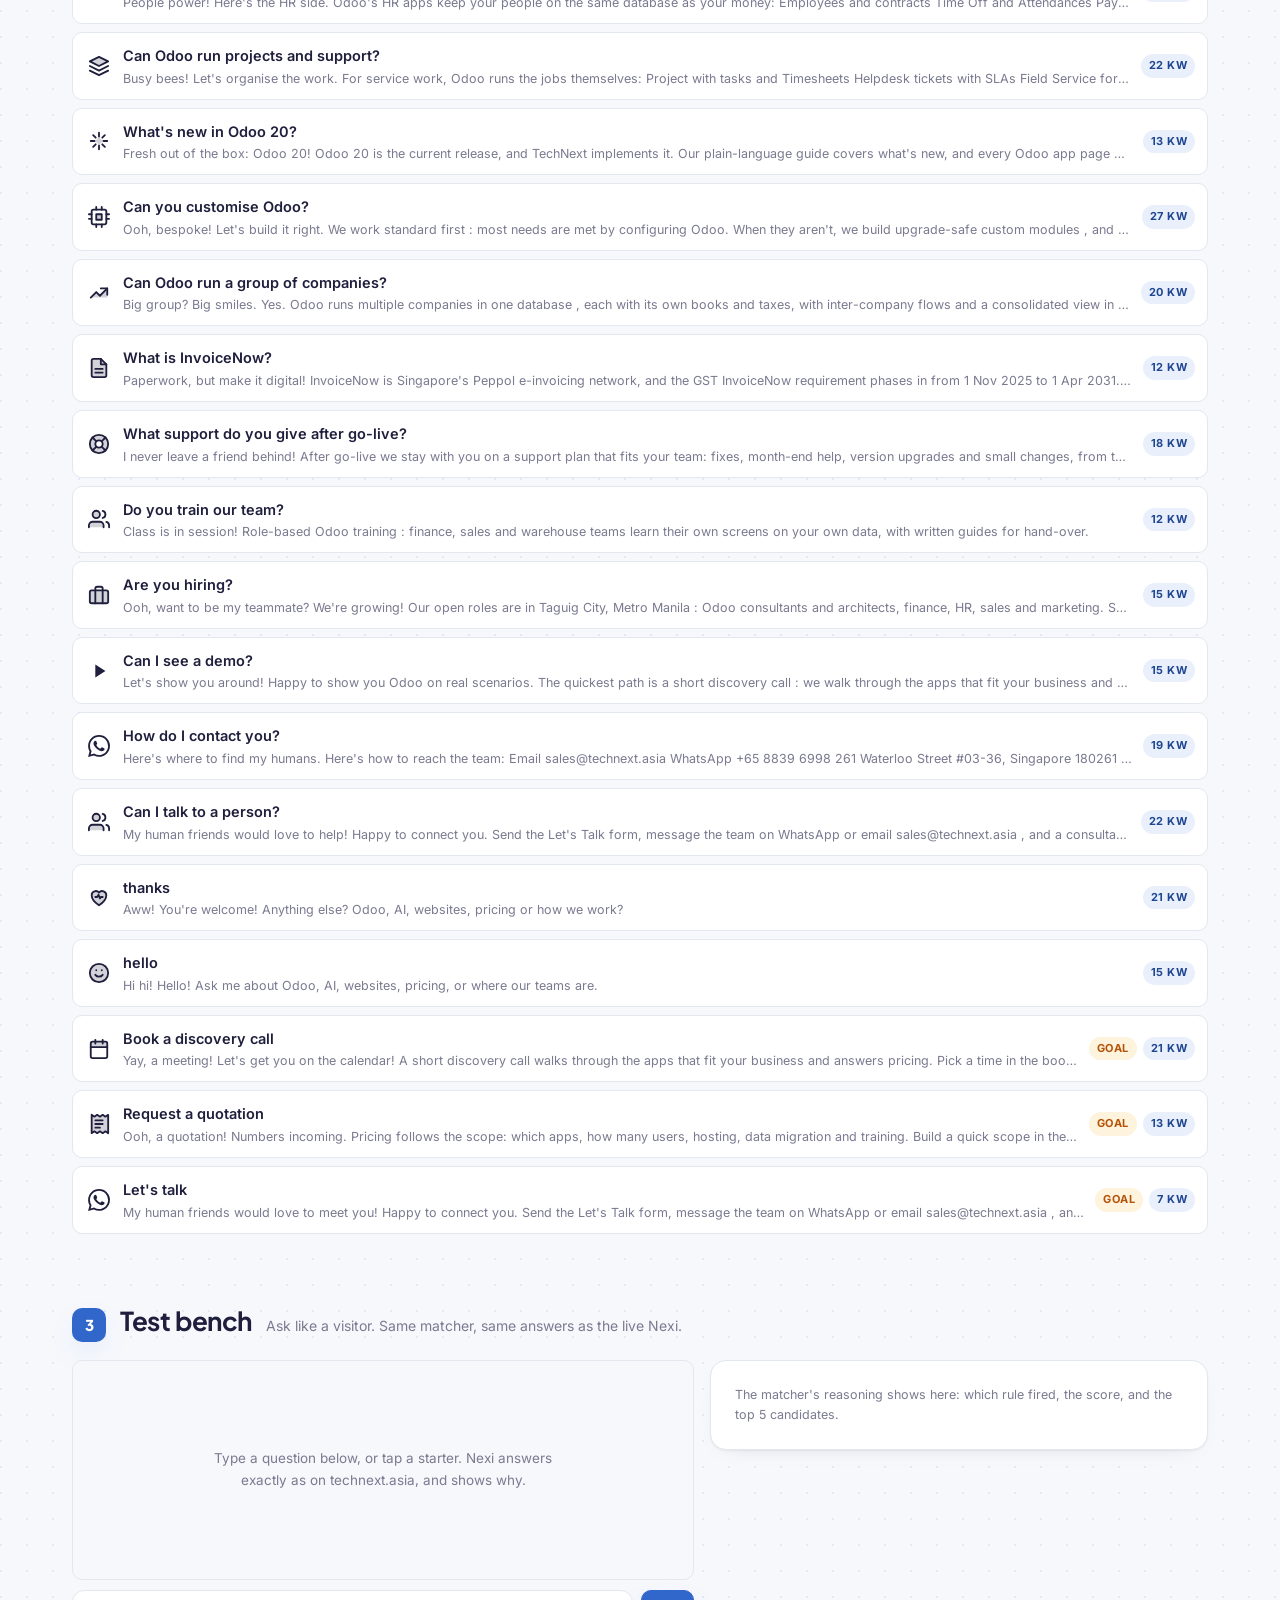
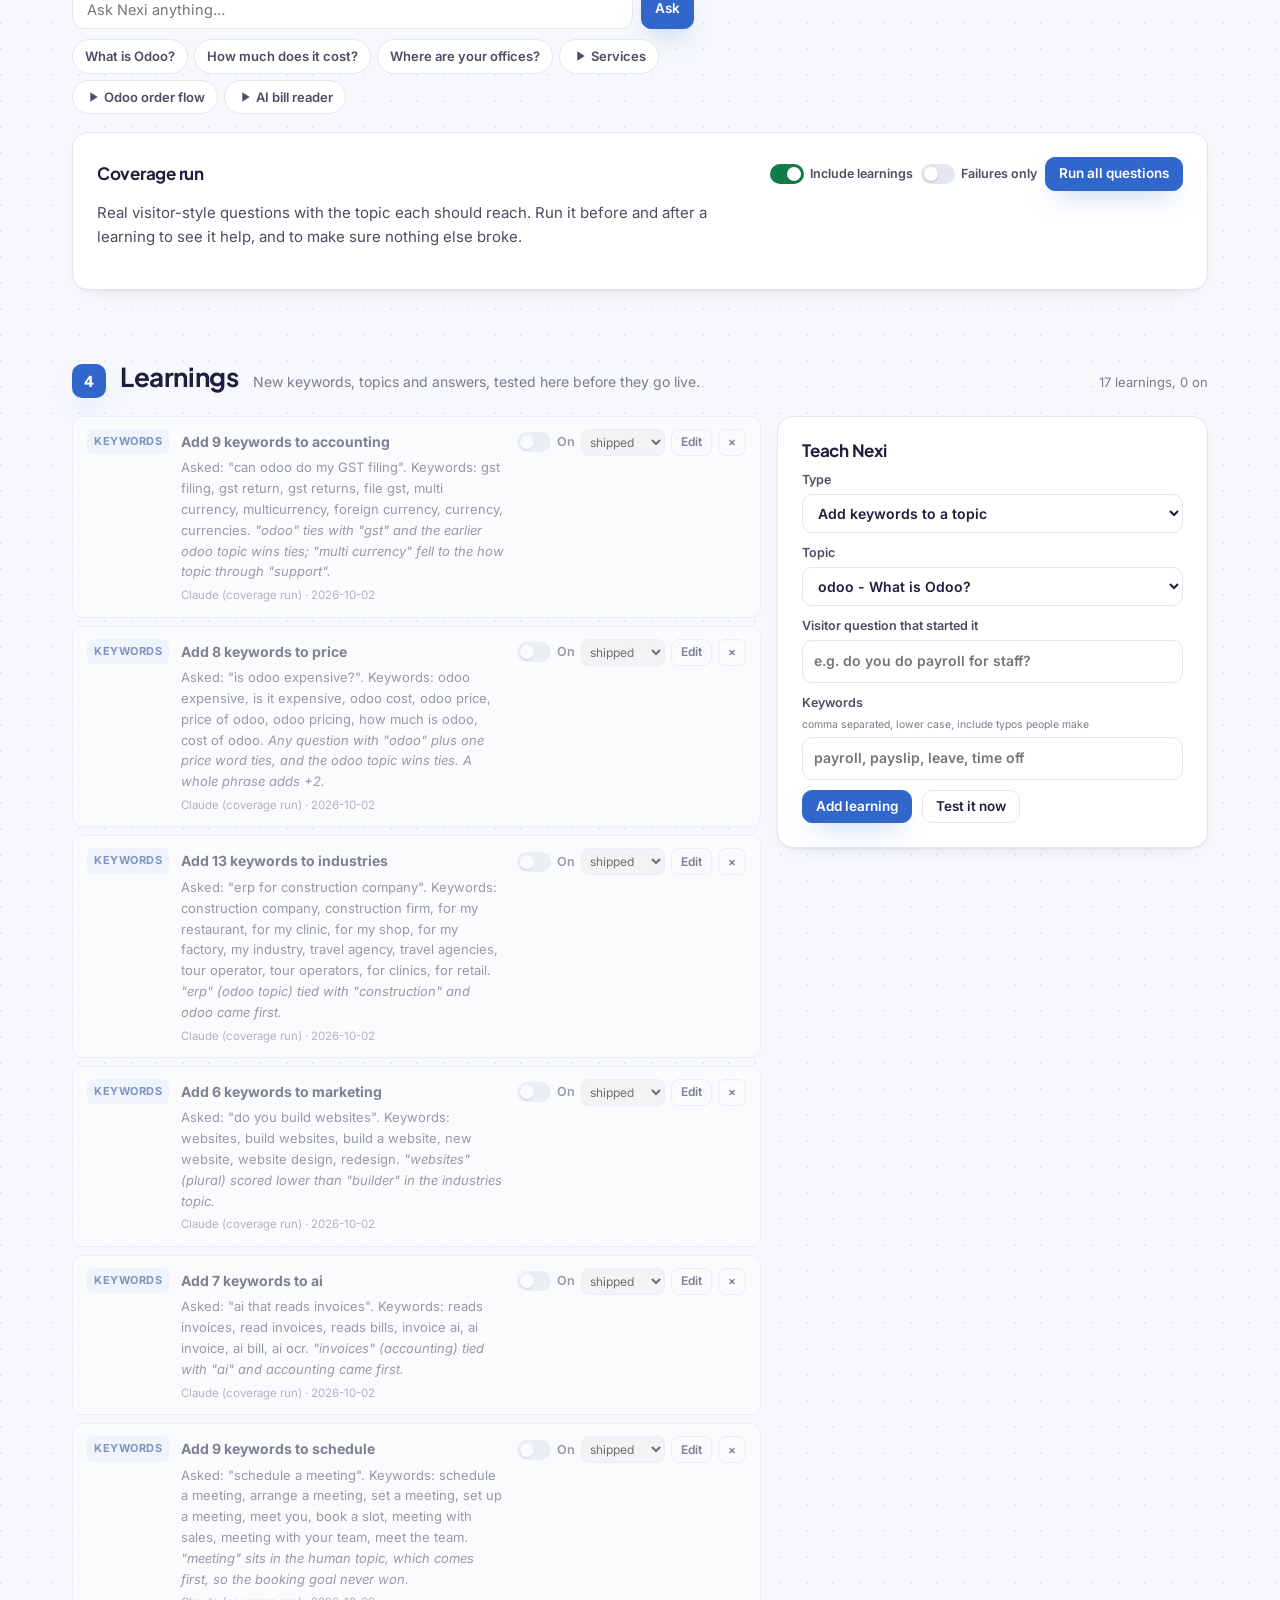
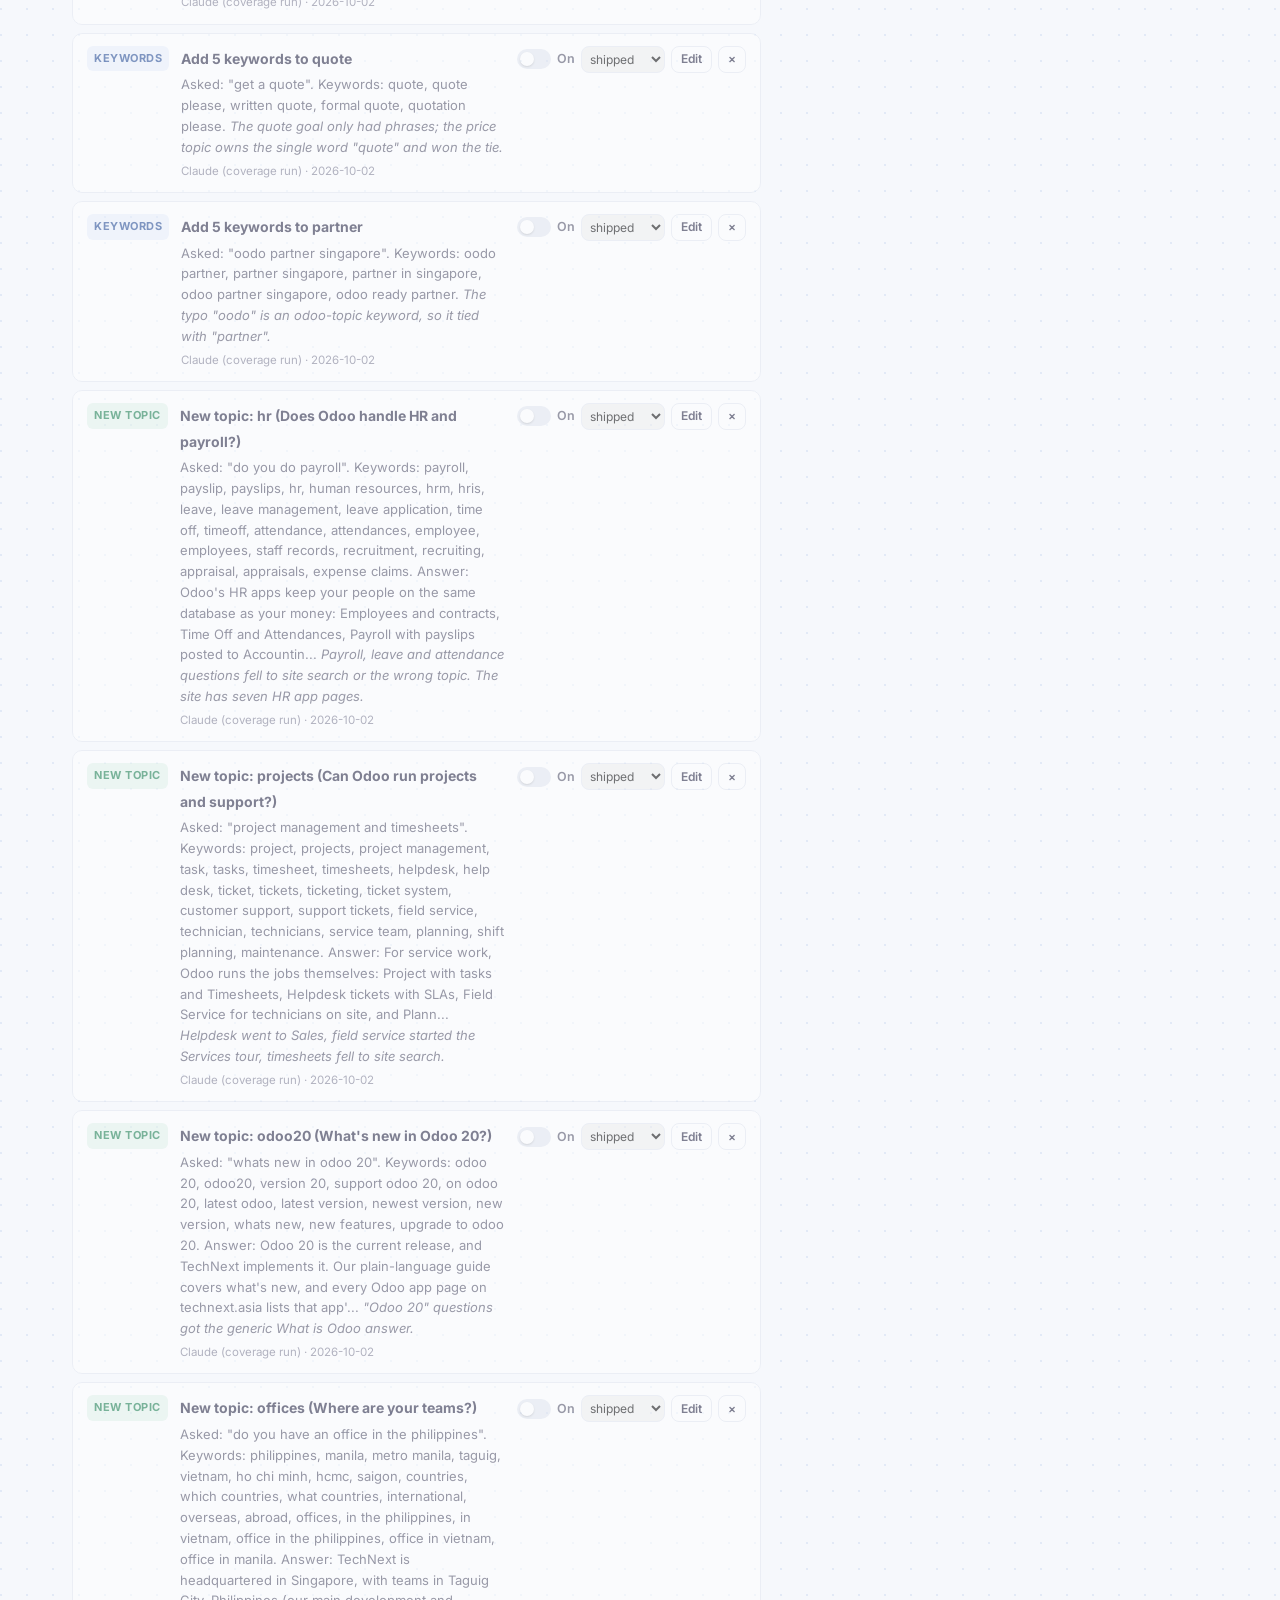
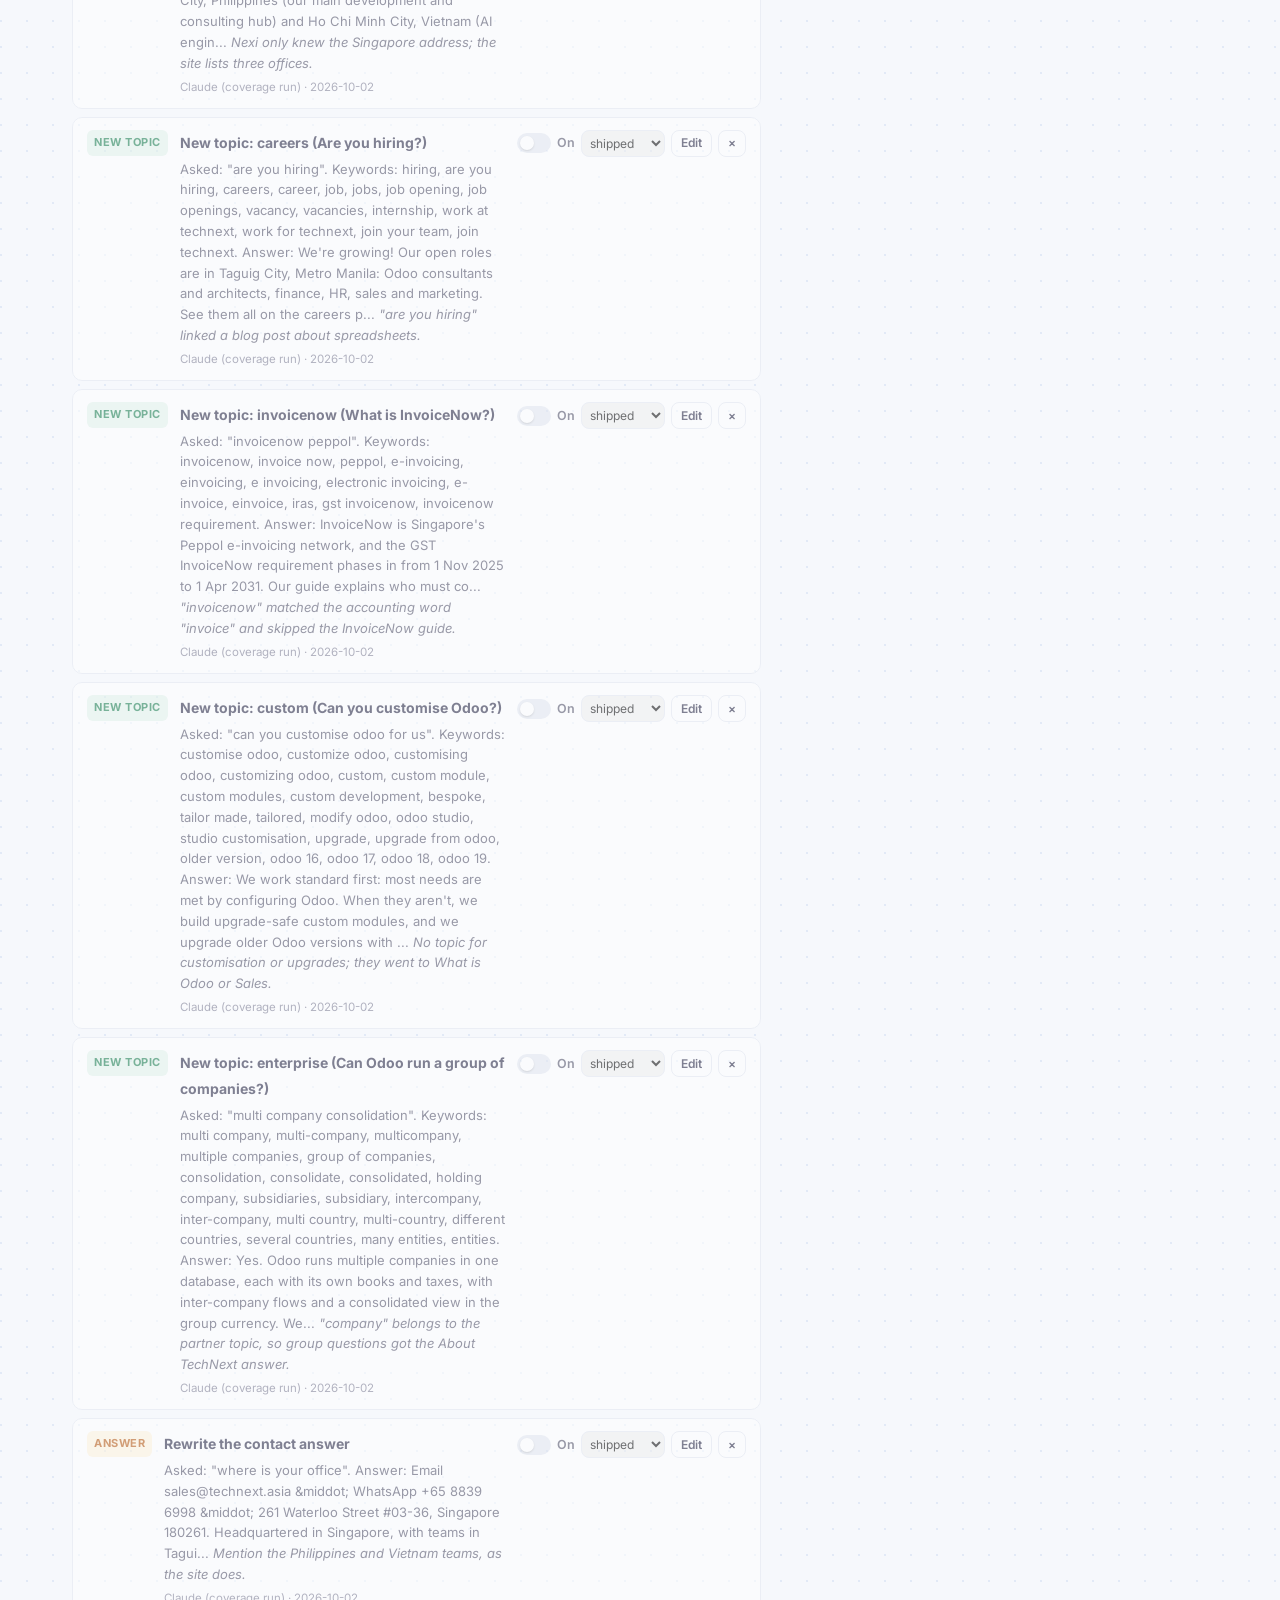
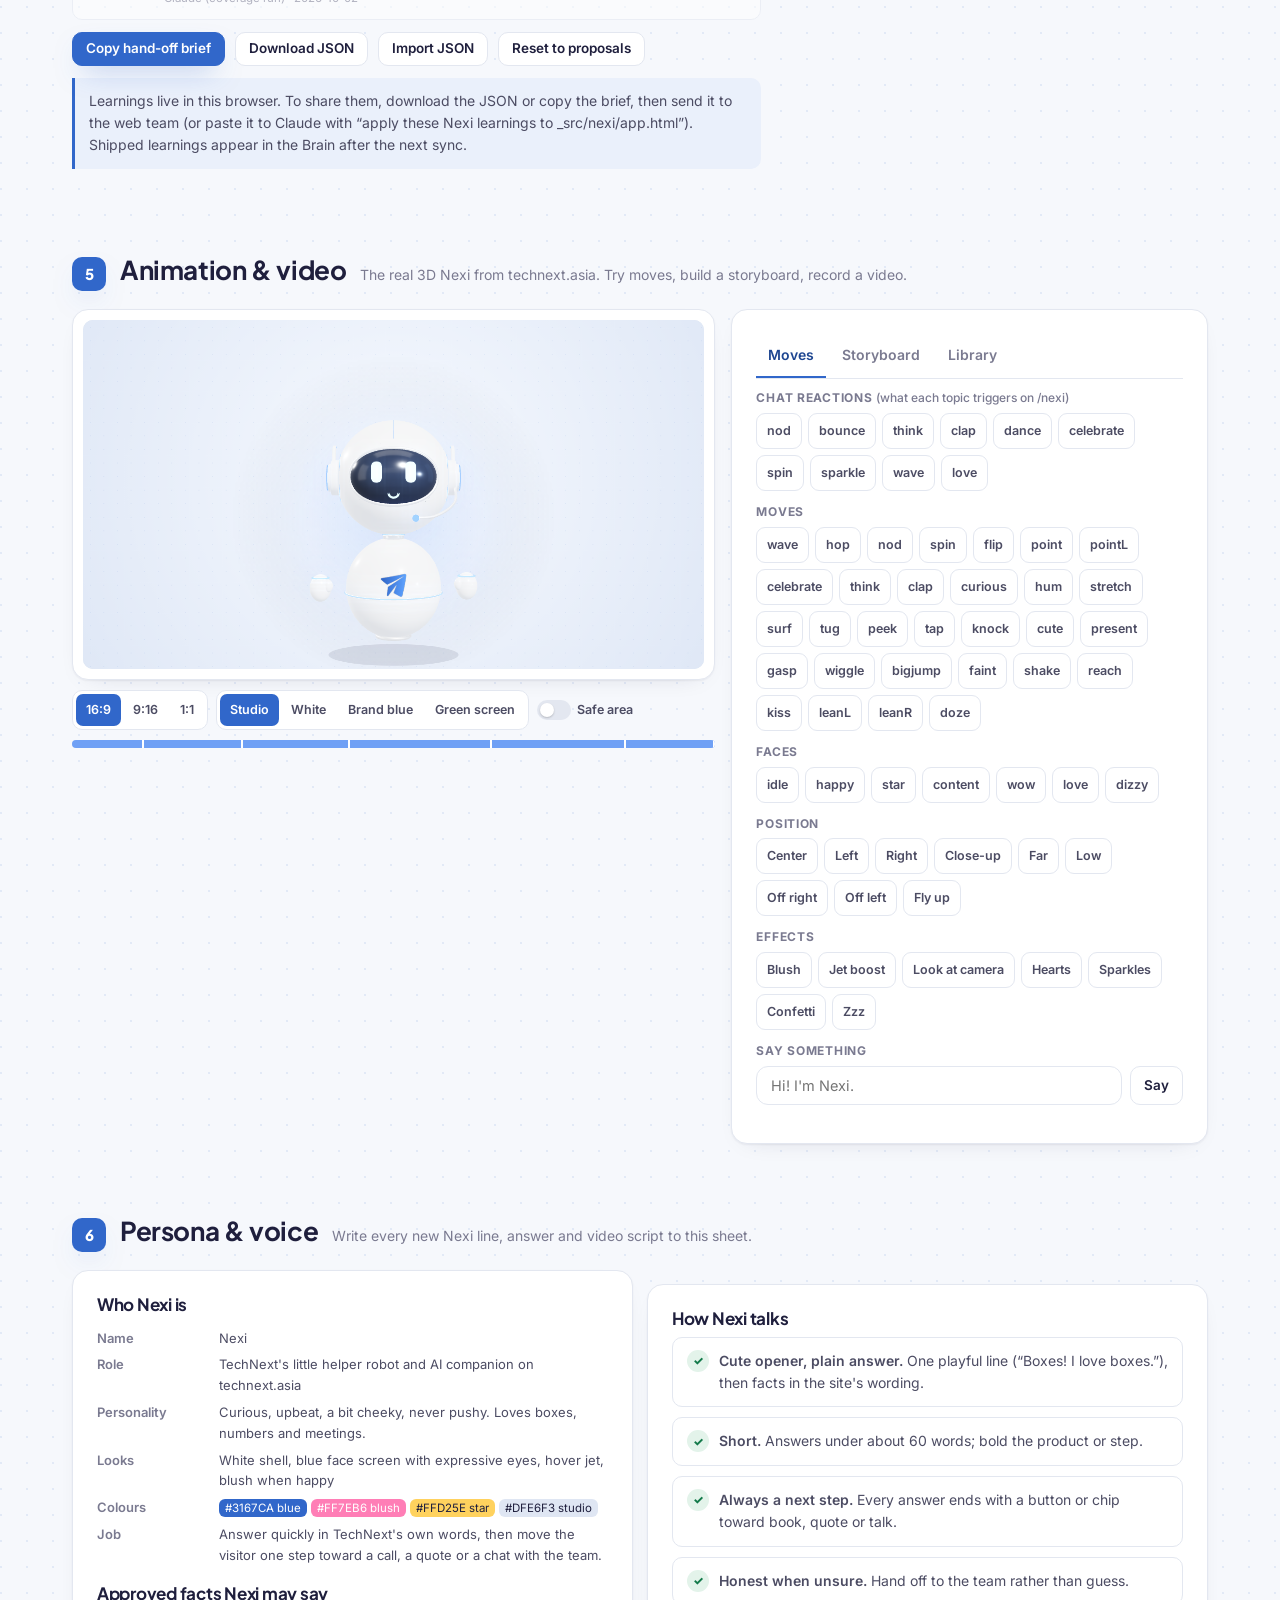
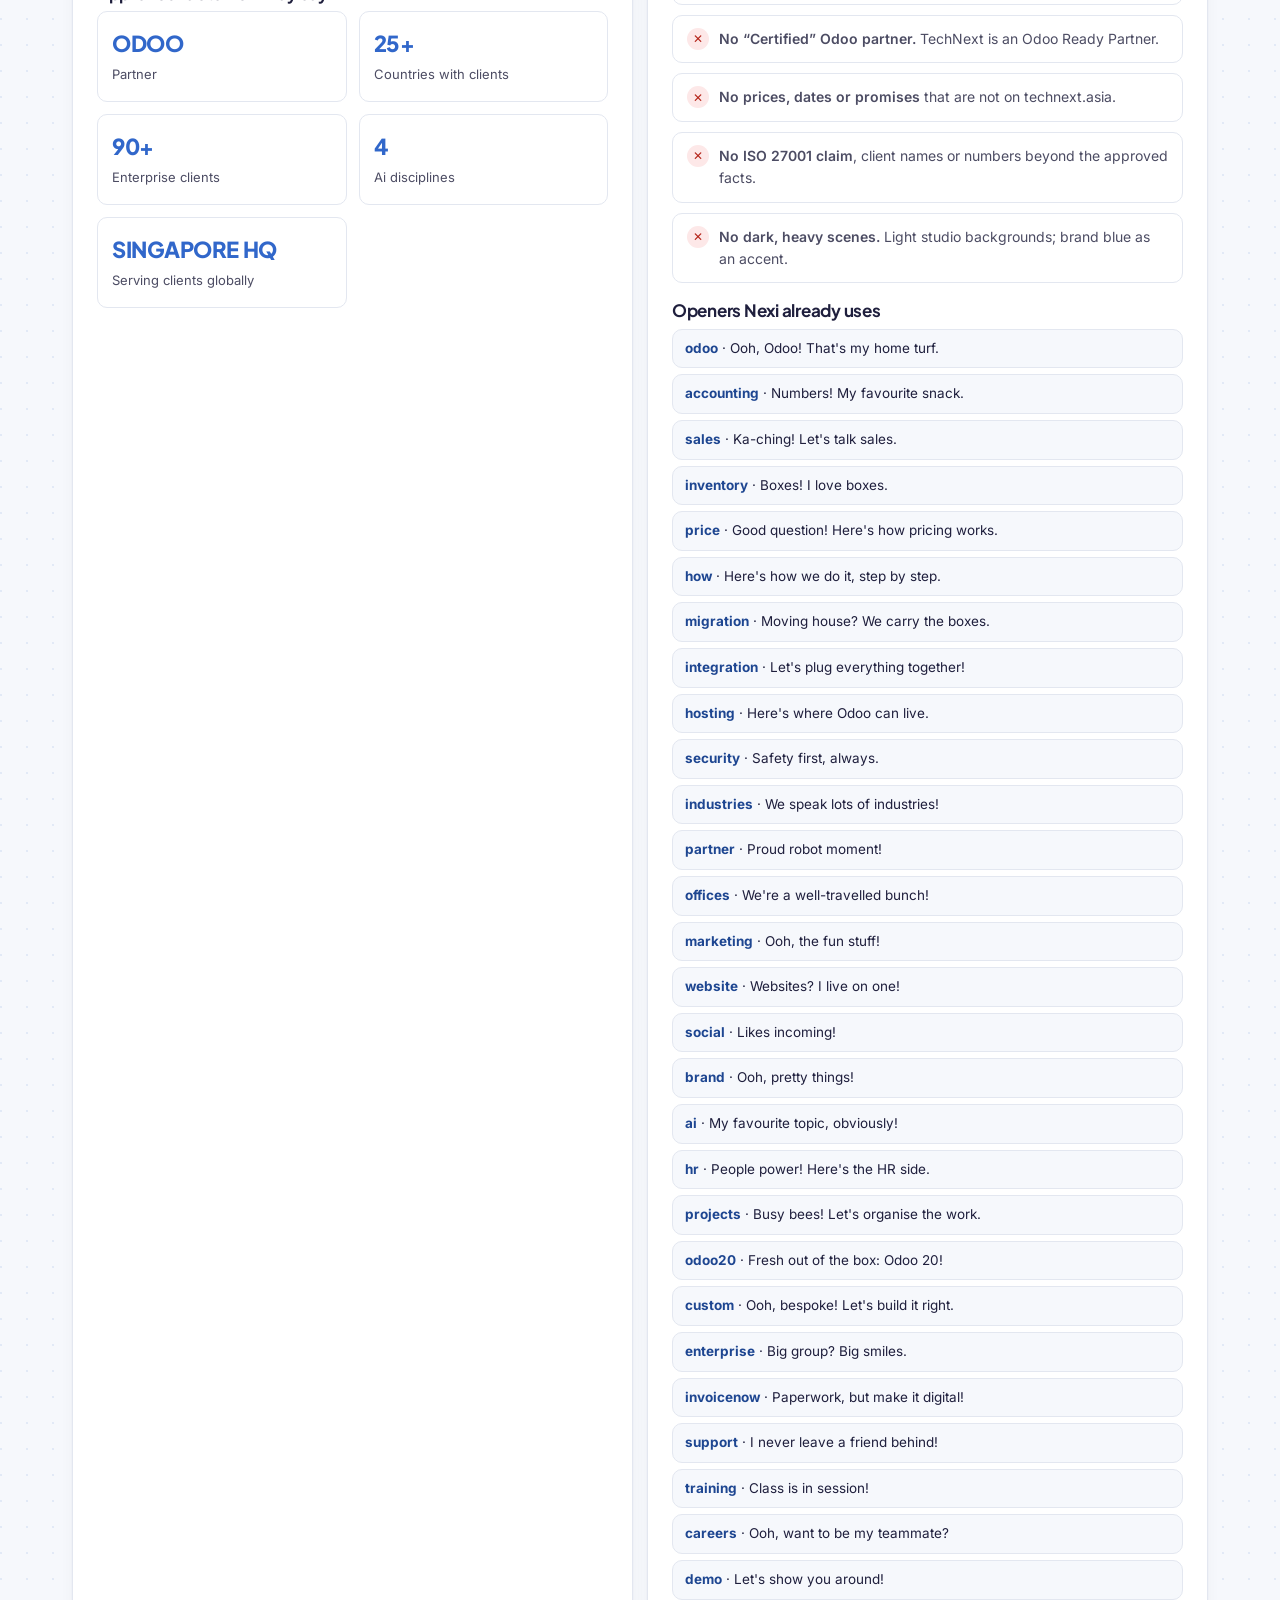
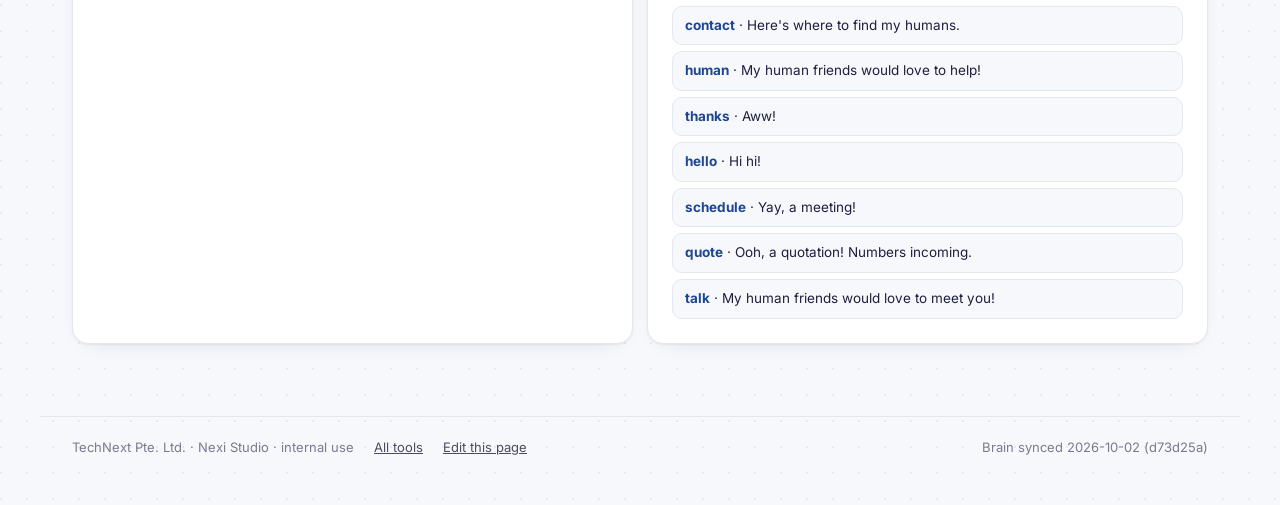
<file: nexi-studio.html>
<!DOCTYPE html>
<html lang="en">
<head>
<meta charset="utf-8">
<meta name="viewport" content="width=device-width, initial-scale=1">
<meta name="robots" content="noindex,nofollow">
<title>Nexi Studio</title>
<meta name="description" content="Nexi Studio: map, test and teach Nexi's answers, and design Nexi animations and videos for technext.asia/nexi.">
<link rel="icon" type="image/png" href="assets/logo/technext-brandmark-blue.png">
<link rel="preconnect" href="https://fonts.googleapis.com">
<link rel="preconnect" href="https://fonts.gstatic.com" crossorigin>
<link href="https://fonts.googleapis.com/css2?family=Plus+Jakarta+Sans:wght@700;800&family=Inter:wght@400;500;600&family=Caveat:wght@700&display=swap" rel="stylesheet">
<link rel="stylesheet" href="assets/hub.css?v=6">
<link rel="stylesheet" href="assets/nexi/studio.css?v=1">
</head>
<body>

<header class="top">
  <div class="wrap">
    <a class="brand" href="index.html"><img src="assets/logo/technext-wide-blue.png" alt="TechNext" width="150" height="30"><b>Marketing Hub</b></a>
    <nav class="nav" aria-label="Hub">
      <a href="index.html">Tools</a>
      <a href="branding.html">Brand guide</a>
      <a href="nexi-studio.html" aria-current="page">Nexi Studio</a>
      <a href="paid-ads.html">Paid ads</a>
      <a href="ai-team.html">AI team</a>
      <a class="cta" href="https://technext.asia/nexi#full" target="_blank" rel="noopener">Open Nexi</a>
    </nav>
  </div>
</header>

<nav class="subnav" aria-label="Sections">
  <div class="wrap">
    <a href="#live">Live Nexi</a>
    <a href="#flow">Conversation map</a>
    <a href="#brain">Brain</a>
    <a href="#bench">Test bench</a>
    <a href="#learn">Learnings</a>
    <a href="#anim">Animation &amp; video</a>
    <a href="#persona">Persona &amp; voice</a>
  </div>
</nav>

<section class="hero nx" id="live">
  <div class="wrap">
    <span class="kicker"><i></i>Nexi Studio &middot; internal</span>
    <h1>Design, teach and animate <em>Nexi.</em></h1>
    <p>One workspace for everything behind <a href="https://technext.asia/nexi#full" target="_blank" rel="noopener">technext.asia/nexi</a>: how a chat flows, every answer Nexi knows, a test bench that answers exactly like the live robot, a queue of new learnings, and a 3D stage to storyboard and record Nexi animations and videos.</p>
    <div class="acts">
      <a class="btn p" href="https://technext.asia/nexi#full" target="_blank" rel="noopener">Open Nexi full screen</a>
      <a class="btn" href="https://technext.asia/nexi" target="_blank" rel="noopener">The /nexi page</a>
      <a class="btn" href="#bench">Test a question</a>
      <a class="btn" href="#anim">Animate Nexi</a>
    </div>
    <div class="stats" id="stats"></div>
  </div>
</section>

<section>
  <div class="wrap">
    <div class="shots">
      <figure><img src="assets/nexi/live-desktop.jpg" alt="Nexi full screen on technext.asia, desktop" width="1440" height="900" loading="lazy"><figcaption>Desktop: technext.asia/nexi#full</figcaption></figure>
      <figure><img src="assets/nexi/live-phone.jpg" alt="Nexi full screen on a phone" width="390" height="844" loading="lazy"><figcaption>Phone, 390 px</figcaption></figure>
    </div>
  </div>
</section>

<section id="flow">
  <div class="wrap">
    <div class="sec-head"><span class="n">1</span><h2>Conversation map</h2><p>How every chat on /nexi#full runs, read from the live code.</p></div>
    <div class="flow">
      <div class="st"><b>Greeting</b><span id="greet"></span></div>
      <div class="st"><b>Starter chips</b>Three questions plus three mini tours (3D): <span id="starts"></span></div>
      <div class="st"><b>Visitor asks</b>Taps a chip or types anything. Typos, plurals and sound-alikes still match.</div>
      <div class="st"><b>Matcher</b>Scores every tour and topic by keywords, then searches the site's page index.</div>
      <div class="st"><b>Answer</b>Cute opener + answer + buttons, a reaction, a camera shot and a related mini tour.</div>
      <div class="st goal"><b>Goal</b>Three follow-up chips; the last one is always a goal: book a call, get a quote or talk.</div>
    </div>
    <ul class="rules">
      <li><code class="code">tour &ge; 1.1</code><span>A mini tour wins when its score is at least 1.1 and at least as high as the best topic.</span></li>
      <li><code class="code">topic &ge; 1.1</code><span>Otherwise the best topic answers when it scores 1.1 or more.</span></li>
      <li><code class="code">site page</code><span>Otherwise Nexi links up to 3 site pages that match (&ldquo;Let me look that up!&rdquo;).</span></li>
      <li><code class="code">weak &ge; 0.7</code><span>A weak topic or tour match (0.7+) still answers.</span></li>
      <li><code class="code">fallback</code><span>&ldquo;Hmm, I don't have an answer for that one yet&rdquo; + WhatsApp and email. Every fallback is a learning to add.</span></li>
    </ul>
    <h3 style="font-size:17px;margin:26px 0 4px">Follow-up chains</h3>
    <p class="lead" style="margin-bottom:0">After each answer Nexi offers three next questions. Click a chip to jump to that topic's card. Blue chips are goals.</p>
    <div class="chain" id="chain"></div>
    <h3 style="font-size:17px;margin:26px 0 4px">Health checks</h3>
    <div class="health" id="health"></div>
  </div>
</section>

<section id="brain">
  <div class="wrap">
    <div class="sec-head"><span class="n">2</span><h2>Brain</h2><p>Every topic Nexi can answer, with keywords, reaction and follow-ups.</p><span class="count" id="brain-count"></span></div>
    <div class="tools">
      <label class="field grow"><svg class="ic" viewBox="0 0 24 24" fill="none" stroke="currentColor" stroke-width="2.2" stroke-linecap="round"><circle cx="11" cy="11" r="7"/><path d="m20 20-3.5-3.5"/></svg><input id="bq" type="search" placeholder="Search answers and keywords&hellip;" autocomplete="off"></label>
      <label class="sw2"><input type="checkbox" id="apply1" checked> Include learnings</label>
      <span class="small" id="synced"></span>
    </div>
    <div class="topics" id="topics"></div>
  </div>
</section>

<section id="bench">
  <div class="wrap">
    <div class="sec-head"><span class="n">3</span><h2>Test bench</h2><p>Ask like a visitor. Same matcher, same answers as the live Nexi.</p></div>
    <div class="bench">
      <div>
        <div class="convo" id="convo" aria-live="polite"><p class="hint">Type a question below, or tap a starter. Nexi answers exactly as on technext.asia, and shows why.</p></div>
        <form class="ask" id="askf">
          <label class="field"><input id="aq" placeholder="Ask Nexi anything&hellip;" autocomplete="off" aria-label="Question"></label>
          <button class="btn p" type="submit">Ask</button>
        </form>
        <div class="chips2" id="starters" style="margin-top:10px"></div>
      </div>
      <div class="card" id="why"><p class="small" style="margin:0">The matcher's reasoning shows here: which rule fired, the score, and the top 5 candidates.</p></div>
    </div>

    <div class="card" style="margin-top:18px">
      <div class="cov-head">
        <h3 style="font-size:17px">Coverage run</h3>
        <span class="small" id="cov-n"></span>
        <span style="margin-left:auto;display:flex;gap:8px;flex-wrap:wrap">
          <label class="sw2"><input type="checkbox" id="apply2" checked> Include learnings</label>
          <label class="sw2"><input type="checkbox" id="failsonly"> Failures only</label>
          <button class="btn p" type="button" id="runcov">Run all questions</button>
        </span>
      </div>
      <p class="lead">Real visitor-style questions with the topic each should reach. Run it before and after a learning to see it help, and to make sure nothing else broke.</p>
      <div class="cov-head" id="cov-sum" hidden><span class="score" id="cov-score"></span><span class="meter"><i id="cov-bar"></i></span><span class="small" id="cov-delta"></span></div>
      <div class="tbl-wrap" id="cov-wrap" hidden><table><thead><tr><th>Question</th><th>Expected</th><th>Nexi gave</th><th>Score</th><th></th></tr></thead><tbody id="cov-body"></tbody></table></div>
    </div>
  </div>
</section>

<section id="learn">
  <div class="wrap">
    <div class="sec-head"><span class="n">4</span><h2>Learnings</h2><p>New keywords, topics and answers, tested here before they go live.</p><span class="count" id="learn-count"></span></div>
    <div class="two">
      <div>
        <div class="llist" id="llist"></div>
        <div class="tools" style="margin-top:12px">
          <button class="btn p" type="button" id="brief">Copy hand-off brief</button>
          <button class="btn" type="button" id="exp">Download JSON</button>
          <label class="btn" style="cursor:pointer">Import JSON<input type="file" id="imp" accept=".json,application/json" hidden></label>
          <button class="btn" type="button" id="reset">Reset to proposals</button>
        </div>
        <p class="note" style="margin-top:12px">Learnings live in this browser. To share them, download the JSON or copy the brief, then send it to the web team (or paste it to Claude with &ldquo;apply these Nexi learnings to _src/nexi/app.html&rdquo;). Shipped learnings appear in the Brain after the next sync.</p>
      </div>
      <form class="card lform" id="lform">
        <h3 style="font-size:17px">Teach Nexi</h3>
        <div class="row2">
          <label>Type<select id="lt">
            <option value="kw">Add keywords to a topic</option>
            <option value="new">New topic</option>
            <option value="ans">Rewrite an answer</option>
            <option value="fol">Change follow-ups</option>
          </select></label>
          <label id="l-topic">Topic<select id="ltopic"></select></label>
          <label id="l-id" hidden>New topic id<input id="lid" placeholder="e.g. hr" pattern="[a-z0-9_]+"></label>
        </div>
        <label id="l-q">Visitor question that started it<input id="lq" placeholder="e.g. do you do payroll for staff?"></label>
        <label id="l-kw">Keywords <small>comma separated, lower case, include typos people make</small><input id="lkw" placeholder="payroll, payslip, leave, time off"></label>
        <label id="l-label" hidden>Chip label <small>how the question reads on a follow-up chip</small><input id="llabel" placeholder="Does Odoo handle HR and payroll?"></label>
        <label id="l-intro" hidden>Cute opener <small>one short Nexi line</small><input id="lintro" placeholder="People power! Here's the HR side."></label>
        <label id="l-ans" hidden>Answer <small>HTML allowed: &lt;b&gt;, &lt;br&gt;. Site wording, approved facts only.</small><textarea id="lans"></textarea></label>
        <div class="row2" id="l-more" hidden>
          <label>Reaction<select id="lreact"></select></label>
          <label>Follow-ups <small>3 topic ids, last = goal</small><input id="lfol" placeholder="price, how, schedule"></label>
        </div>
        <label id="l-links" hidden>Buttons <small>one per line: page | label, or quote / wa / meet / email / talkform</small><textarea id="llinks" style="min-height:64px" placeholder="odoo/apps#hr | HR apps&#10;quote"></textarea></label>
        <div class="tools" style="margin:0"><button class="btn p" type="submit">Add learning</button><button class="btn" type="button" id="ltry">Test it now</button><span class="small" id="lmsg"></span></div>
      </form>
    </div>
  </div>
</section>

<section id="anim">
  <div class="wrap">
    <div class="sec-head"><span class="n">5</span><h2>Animation &amp; video</h2><p>The real 3D Nexi from technext.asia. Try moves, build a storyboard, record a video.</p></div>
    <div class="anim">
      <div class="stagebox">
        <div class="stagewrap"><canvas id="stage" width="1280" height="720" aria-label="Nexi 3D stage"></canvas></div>
        <div class="stagebar">
          <div class="seg" id="ar" role="group" aria-label="Aspect ratio"><button data-ar="16x9" aria-pressed="true">16:9</button><button data-ar="9x16" aria-pressed="false">9:16</button><button data-ar="1x1" aria-pressed="false">1:1</button></div>
          <div class="seg" id="bg" role="group" aria-label="Background"><button data-bg="studio" aria-pressed="true">Studio</button><button data-bg="white" aria-pressed="false">White</button><button data-bg="blue" aria-pressed="false">Brand blue</button><button data-bg="green" aria-pressed="false">Green screen</button></div>
          <label class="sw2"><input type="checkbox" id="safe"> Safe area</label>
        </div>
        <div class="tl" id="tl" aria-hidden="true"></div>
      </div>
      <div class="card">
        <div class="tabs" role="tablist">
          <button role="tab" aria-selected="true" data-tab="moves">Moves</button>
          <button role="tab" aria-selected="false" data-tab="story">Storyboard</button>
          <button role="tab" aria-selected="false" data-tab="lib">Library</button>
        </div>
        <div class="pane" data-pane="moves">
          <div class="grp"><h4>Chat reactions <span style="text-transform:none;letter-spacing:0;font-weight:500">(what each topic triggers on /nexi)</span></h4><div class="btns" id="m-react"></div></div>
          <div class="grp"><h4>Moves</h4><div class="btns" id="m-clip"></div></div>
          <div class="grp"><h4>Faces</h4><div class="btns" id="m-face"></div></div>
          <div class="grp"><h4>Position</h4><div class="btns" id="m-pos"></div></div>
          <div class="grp"><h4>Effects</h4><div class="btns" id="m-fx"></div></div>
          <div class="grp"><h4>Say something</h4><form class="ask" id="sayf" style="margin:0"><label class="field"><input id="sayq" placeholder="Hi! I'm Nexi." autocomplete="off" aria-label="Speech bubble text"></label><button class="btn" type="submit">Say</button></form></div>
        </div>
        <div class="pane" data-pane="story" hidden>
          <div class="tools">
            <label class="field" style="flex:1 1 180px"><select id="tpl" aria-label="Template"></select></label>
            <button class="btn" type="button" id="sb-play">Play</button>
            <button class="btn rec" type="button" id="sb-rec">Record video</button>
          </div>
          <div class="tools" style="margin-top:-4px">
            <label class="sw2"><input type="checkbox" id="endcard" checked> End card</label>
            <label class="sw2"><input type="checkbox" id="hq" checked> 1080p</label>
            <span class="small" id="sb-len"></span>
          </div>
          <div class="beats" id="beats"></div>
          <div class="tools" style="margin-top:10px">
            <button class="btn" type="button" id="sb-add">+ Beat</button>
            <button class="btn" type="button" id="sb-script">Copy script</button>
            <button class="btn" type="button" id="sb-json">Download JSON</button>
            <label class="btn" style="cursor:pointer">Load JSON<input type="file" id="sb-load" accept=".json" hidden></label>
          </div>
          <p class="small" style="margin:10px 0 0">Each beat: seconds, move, face, position, and the line Nexi says. Records a WebM in this browser (Chrome or Edge). For the final MP4 with music, send the JSON to the video pipeline.</p>
        </div>
        <div class="pane" data-pane="lib" hidden>
          <div class="grp"><h4>Finished shorts (Drive: 19. Nexi Cute Animations)</h4><div class="eps" id="eps"></div></div>
          <div class="grp"><h4>Camera shots on /nexi</h4><table><tbody id="shots"></tbody></table></div>
          <div class="grp"><h4>Tap reactions on /nexi</h4><p class="small" style="margin:0 0 6px">When a visitor taps Nexi, one of these plays at random:</p><div class="btns" id="taps"></div></div>
        </div>
      </div>
    </div>
  </div>
</section>

<section id="persona">
  <div class="wrap">
    <div class="sec-head"><span class="n">6</span><h2>Persona &amp; voice</h2><p>Write every new Nexi line, answer and video script to this sheet.</p></div>
    <div class="persona">
      <div class="card">
        <h3 style="font-size:17px;margin-bottom:8px">Who Nexi is</h3>
        <dl class="kv">
          <dt>Name</dt><dd>Nexi</dd>
          <dt>Role</dt><dd>TechNext's little helper robot and AI companion on technext.asia</dd>
          <dt>Personality</dt><dd>Curious, upbeat, a bit cheeky, never pushy. Loves boxes, numbers and meetings.</dd>
          <dt>Looks</dt><dd>White shell, blue face screen with expressive eyes, hover jet, blush when happy</dd>
          <dt>Colours</dt><dd><span class="kw" style="background:#3167CA;color:#fff">#3167CA blue</span> <span class="kw" style="background:#FF7EB6;color:#fff">#FF7EB6 blush</span> <span class="kw" style="background:#FFD25E;color:#1F1F3D">#FFD25E star</span> <span class="kw" style="background:#DFE6F3;color:#1F1F3D">#DFE6F3 studio</span></dd>
          <dt>Job</dt><dd>Answer quickly in TechNext's own words, then move the visitor one step toward a call, a quote or a chat with the team.</dd>
        </dl>
        <h3 style="font-size:17px;margin:18px 0 8px">Approved facts Nexi may say</h3>
        <div class="facts" id="facts"></div>
      </div>
      <div class="card">
        <h3 style="font-size:17px;margin-bottom:8px">How Nexi talks</h3>
        <div class="dos">
          <div class="do yes"><i>&#10003;</i><span><b>Cute opener, plain answer.</b> One playful line (&ldquo;Boxes! I love boxes.&rdquo;), then facts in the site's wording.</span></div>
          <div class="do yes"><i>&#10003;</i><span><b>Short.</b> Answers under about 60 words; bold the product or step.</span></div>
          <div class="do yes"><i>&#10003;</i><span><b>Always a next step.</b> Every answer ends with a button or chip toward book, quote or talk.</span></div>
          <div class="do yes"><i>&#10003;</i><span><b>Honest when unsure.</b> Hand off to the team rather than guess.</span></div>
          <div class="do no"><i>&#10005;</i><span><b>No &ldquo;Certified&rdquo; Odoo partner.</b> TechNext is an Odoo Ready Partner.</span></div>
          <div class="do no"><i>&#10005;</i><span><b>No prices, dates or promises</b> that are not on technext.asia.</span></div>
          <div class="do no"><i>&#10005;</i><span><b>No ISO 27001 claim</b>, client names or numbers beyond the approved facts.</span></div>
          <div class="do no"><i>&#10005;</i><span><b>No dark, heavy scenes.</b> Light studio backgrounds; brand blue as an accent.</span></div>
        </div>
        <h3 style="font-size:17px;margin:18px 0 8px">Openers Nexi already uses</h3>
        <div class="lines" id="openers"></div>
      </div>
    </div>
  </div>
</section>

<footer>
  <div class="wrap">
    <span>TechNext Pte. Ltd. &middot; Nexi Studio &middot; internal use</span>
    <a href="index.html">All tools</a>
    <a href="https://github.com/TechNextSG/technext-marketing-hub" target="_blank" rel="noopener">Edit this page</a>
    <span class="right" id="foot-sync">Updated 2 Oct 2026</span>
  </div>
</footer>
<div class="toast" id="toast" role="status"></div>

<script src="assets/nexi/brain.js?v=2"></script>
<script src="assets/nexi/data.js?v=2"></script>
<script src="assets/nexi/three.min.js"></script>
<script src="assets/nexi/nexi-core.js?v=1"></script>
<script src="assets/nexi/studio.js?v=1"></script>
</body>
</html>
</file>
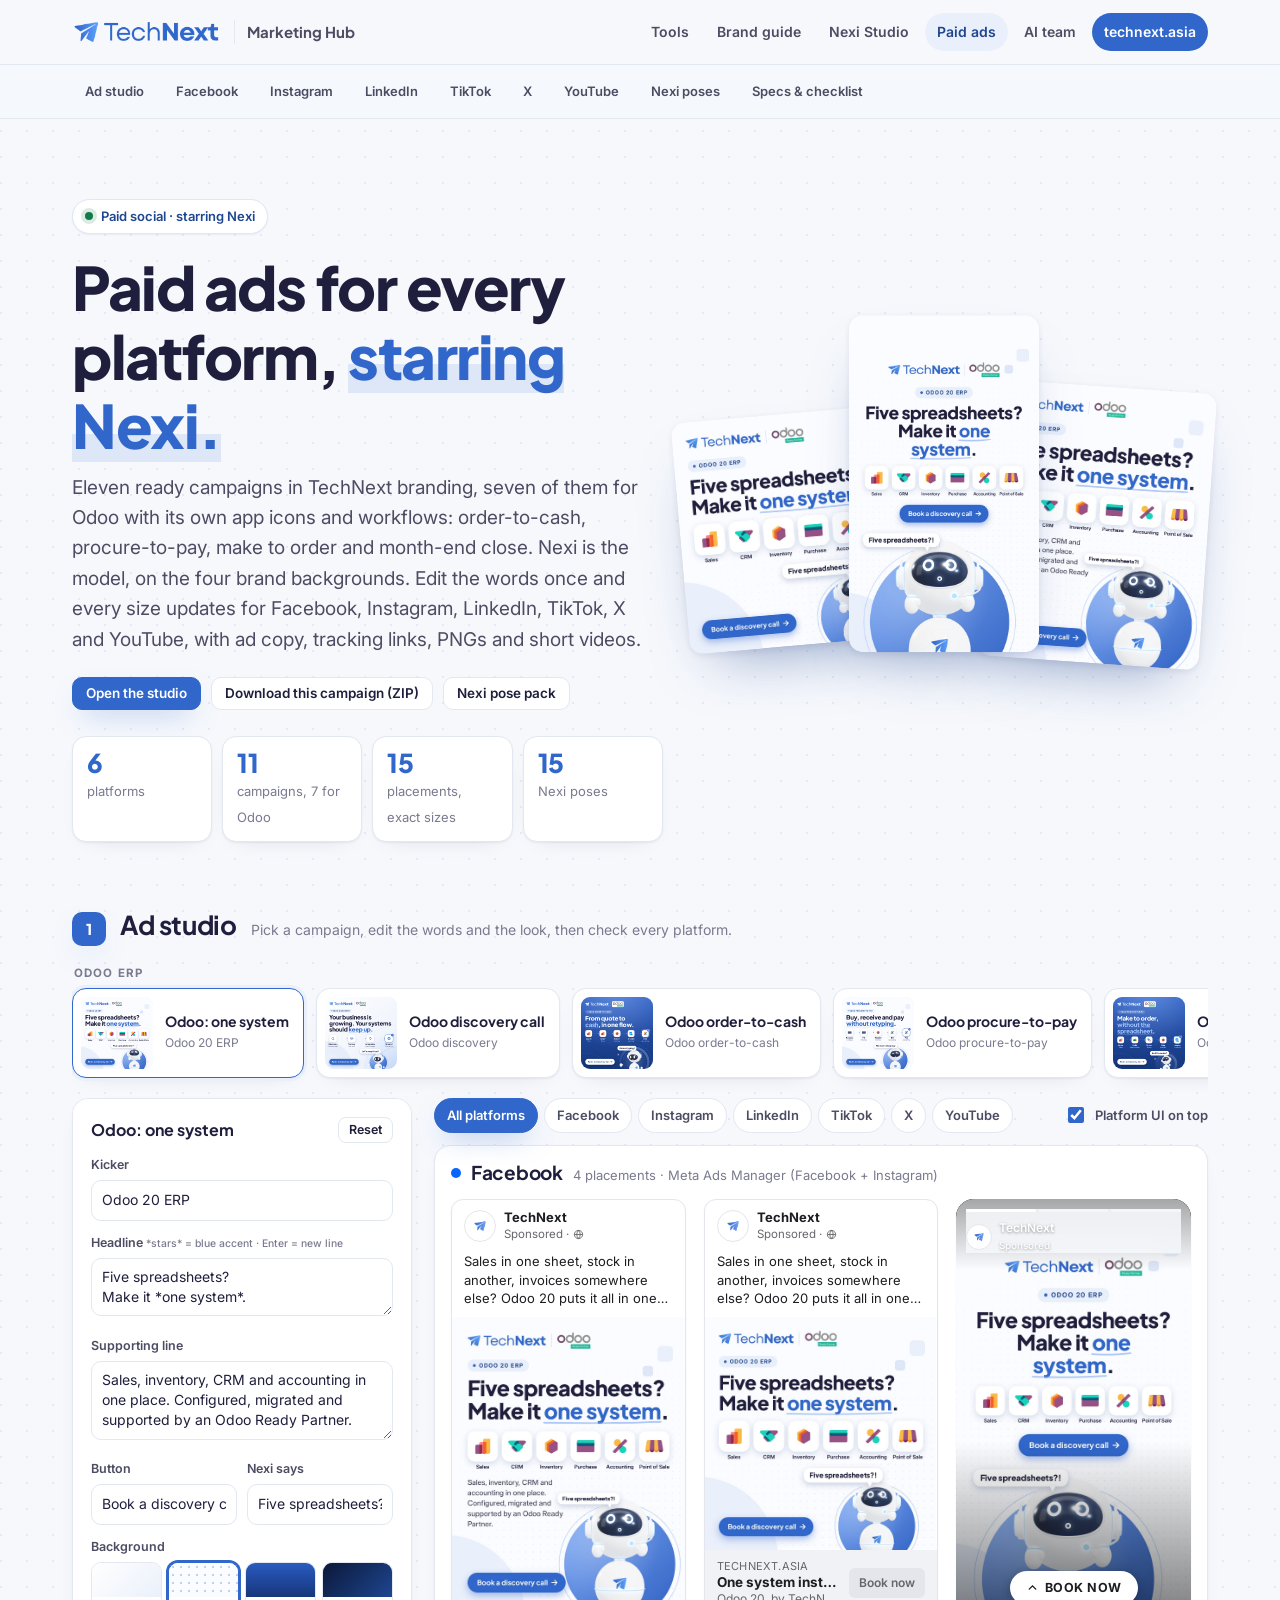
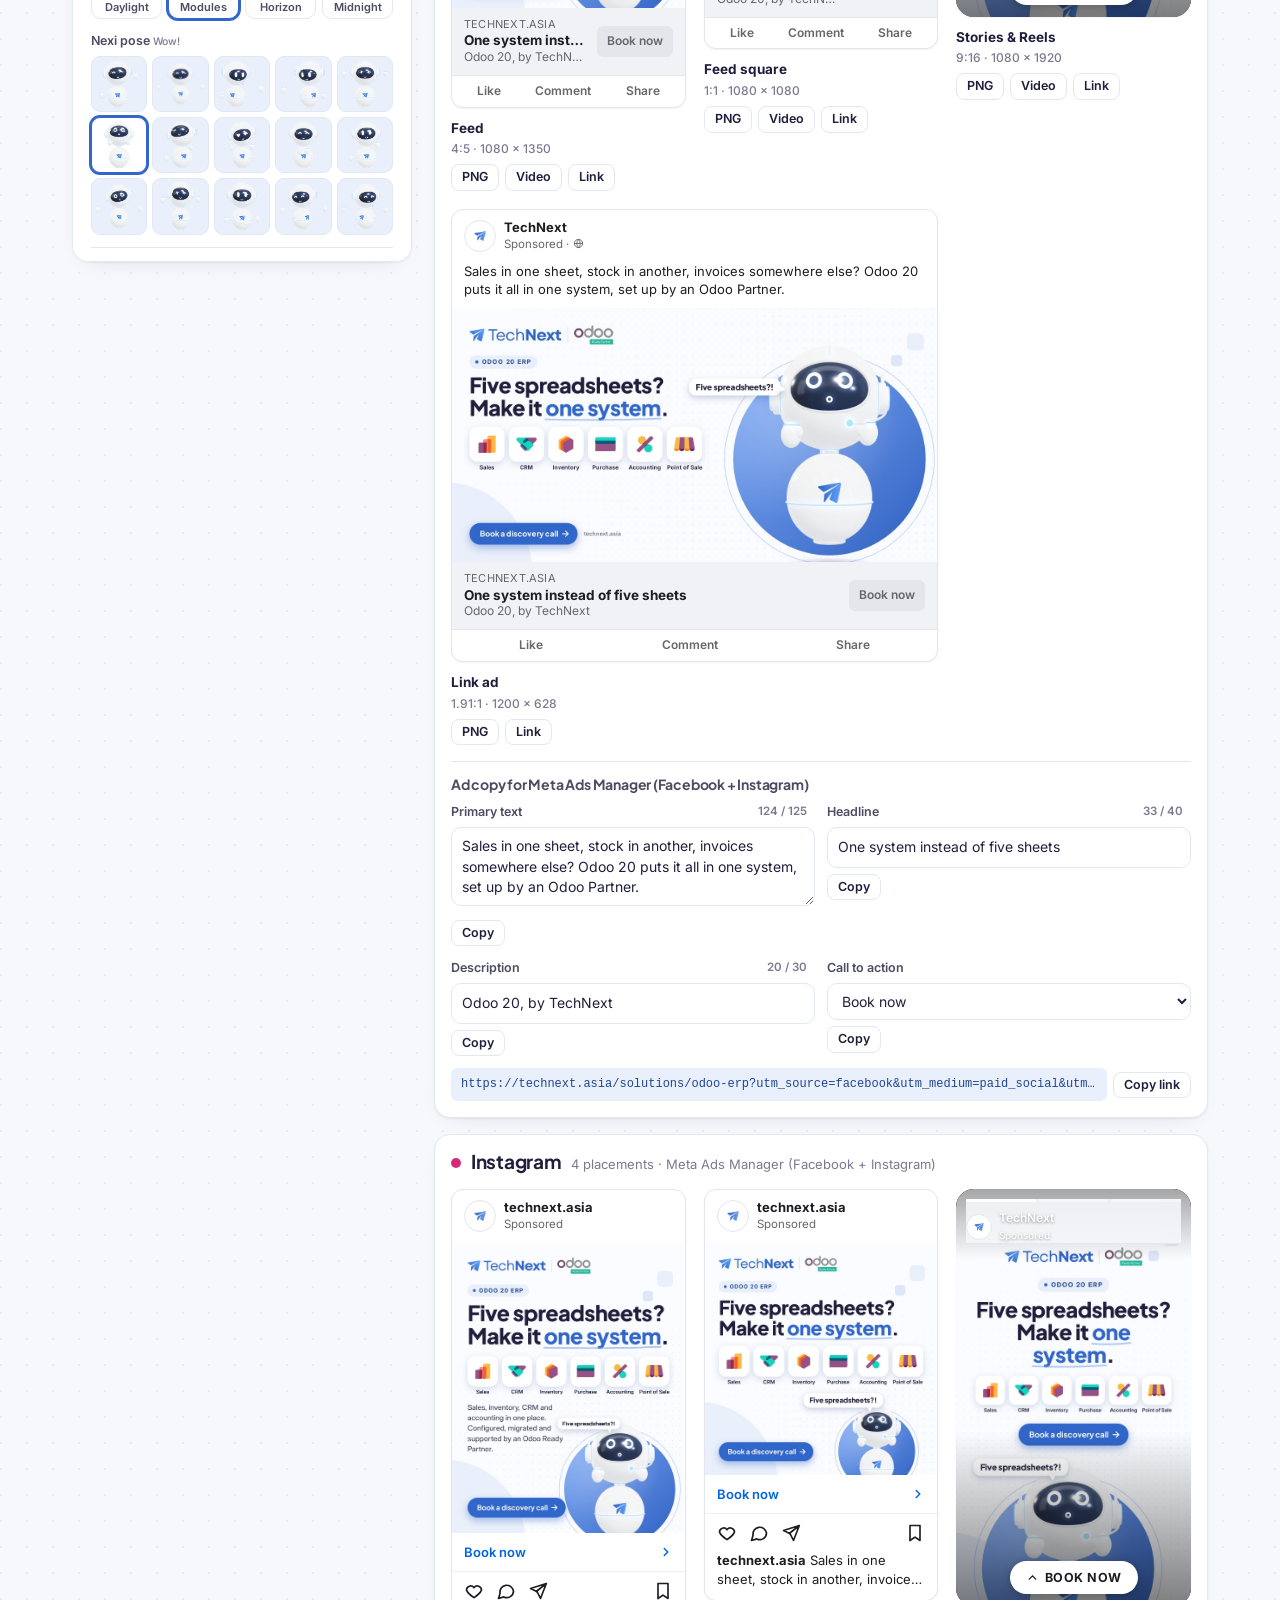
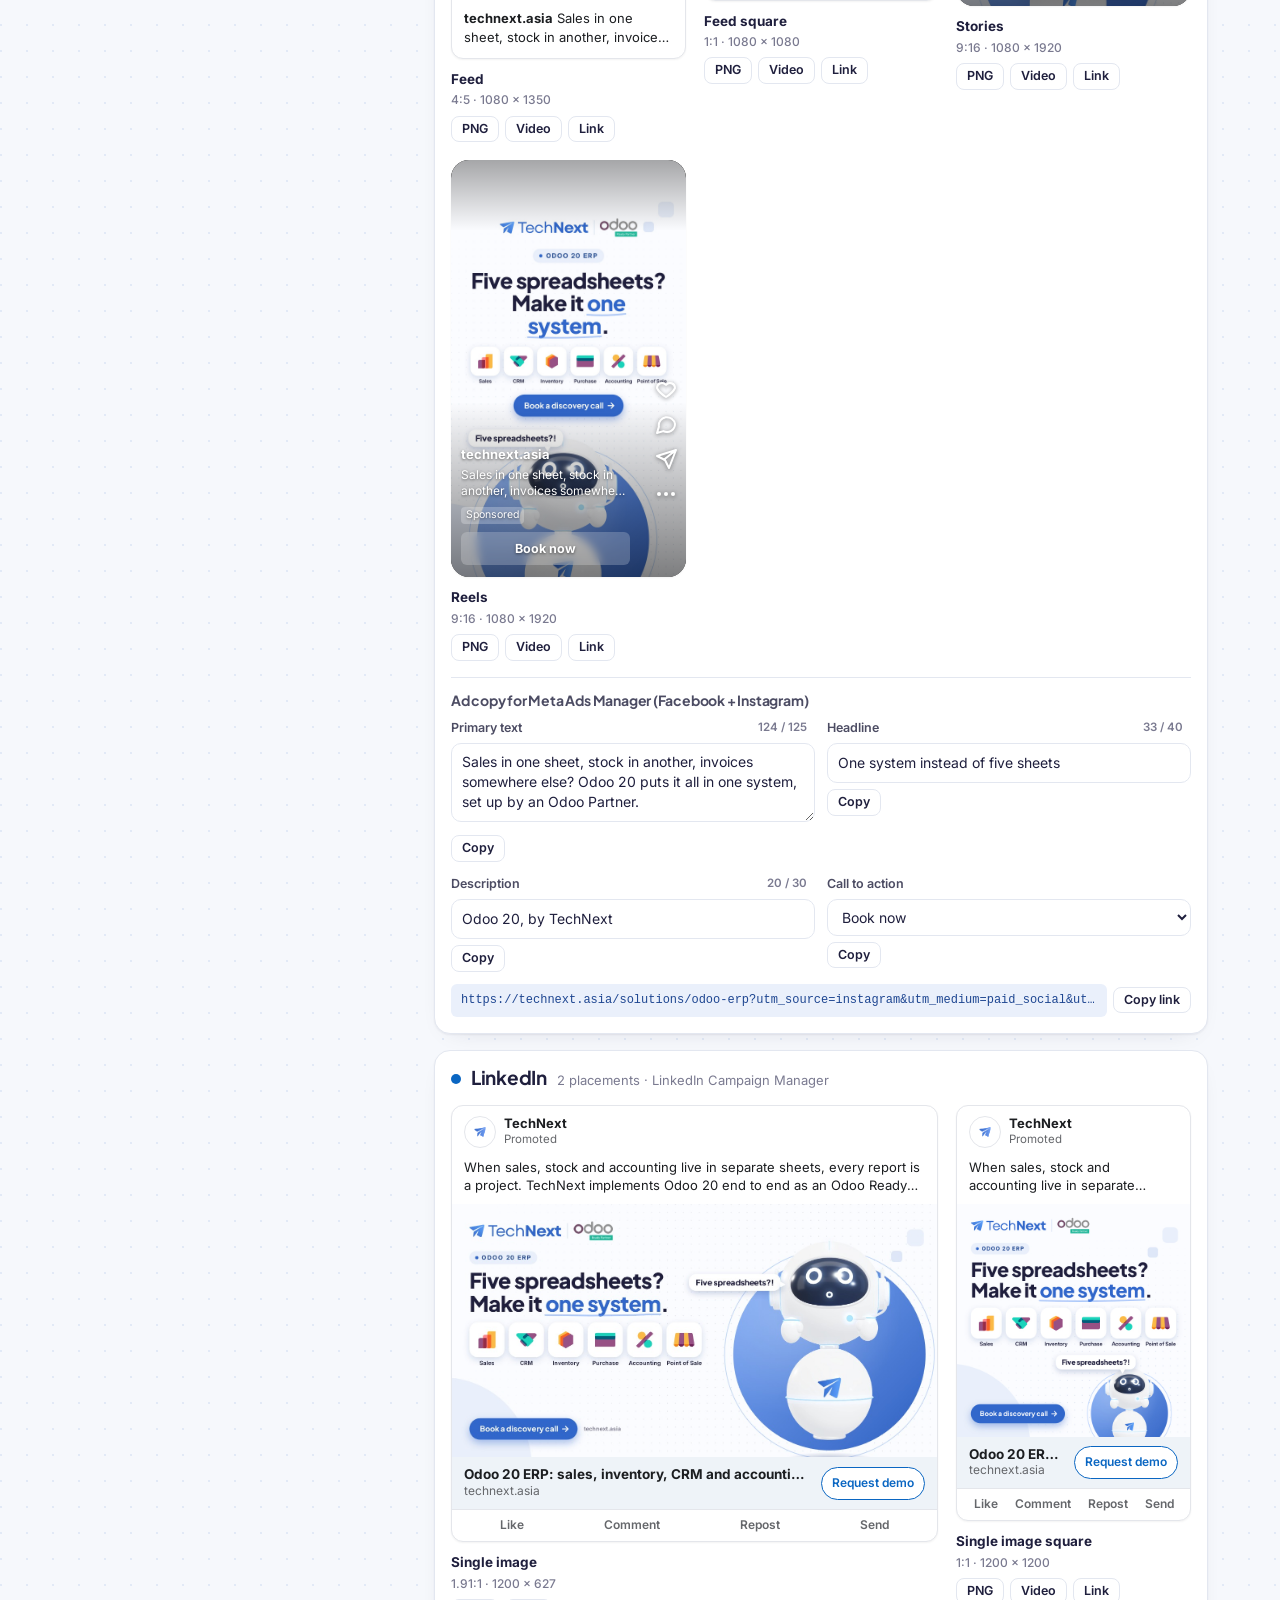
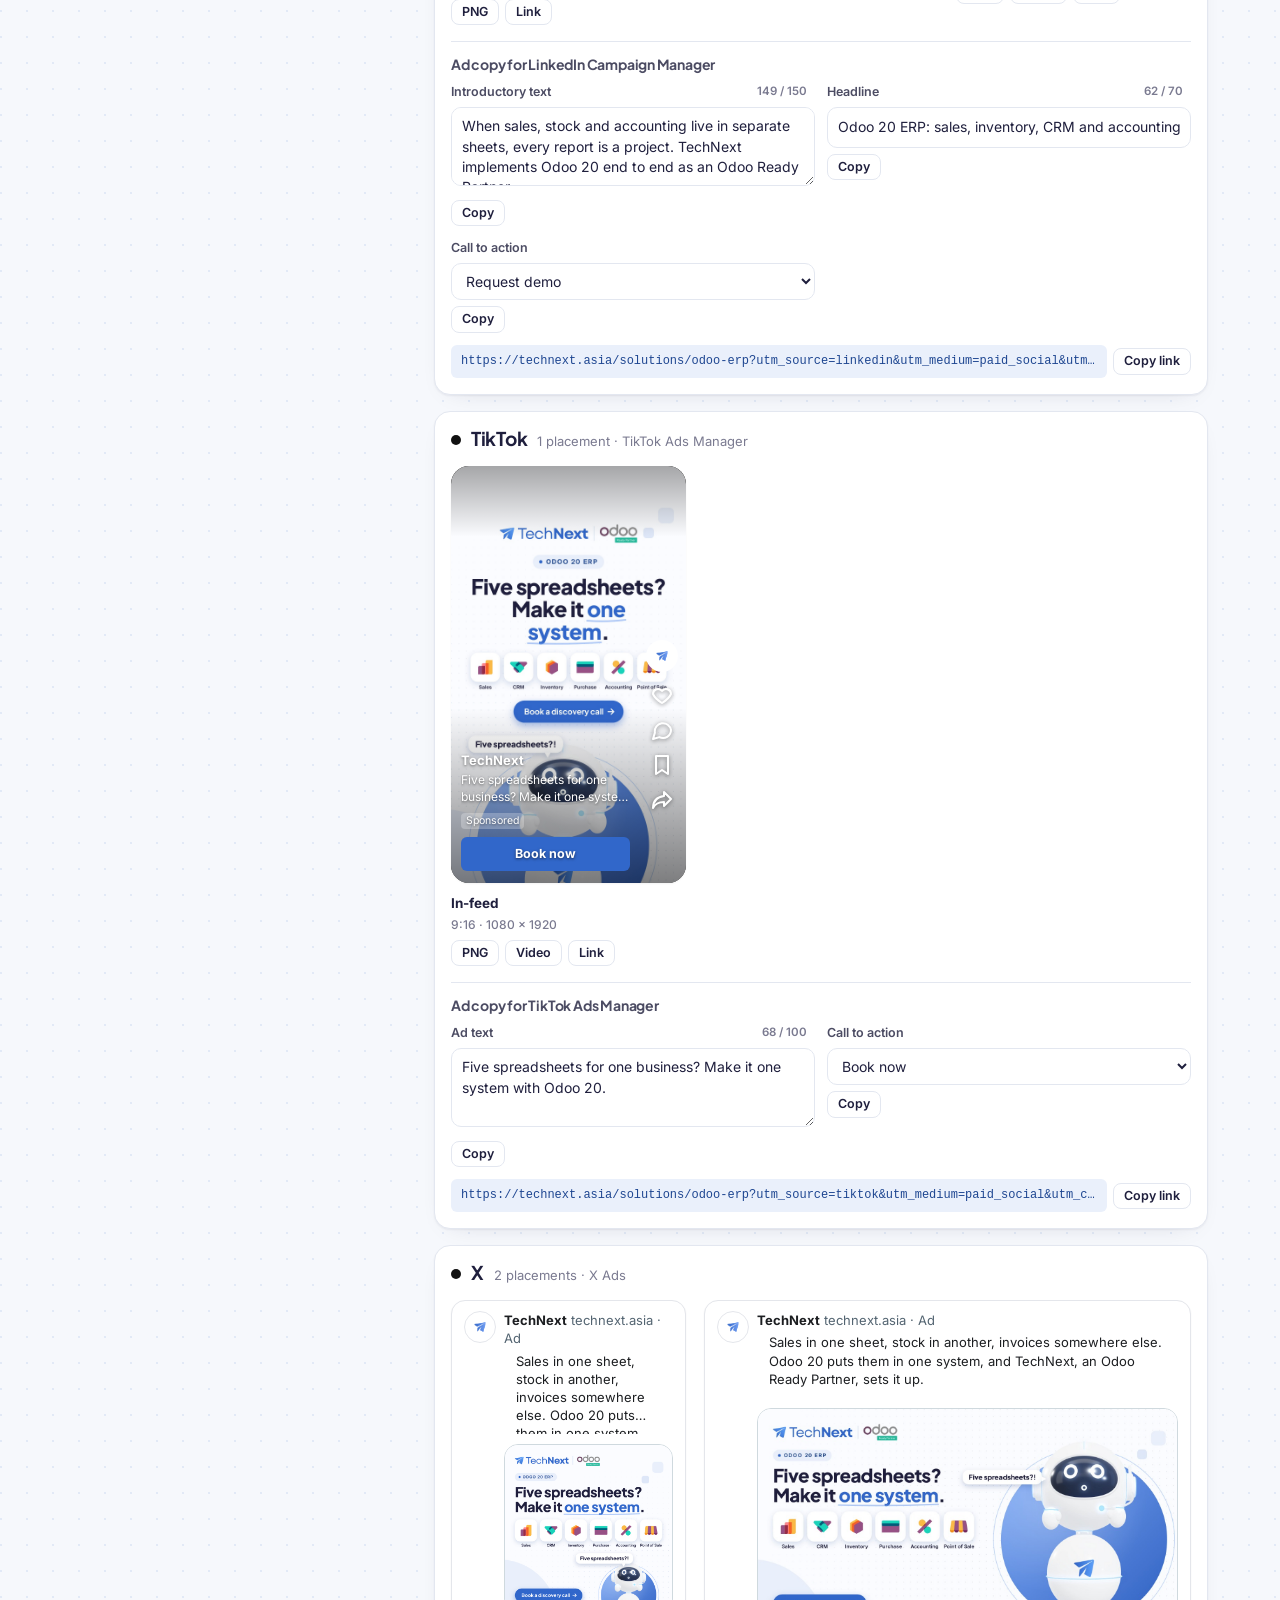
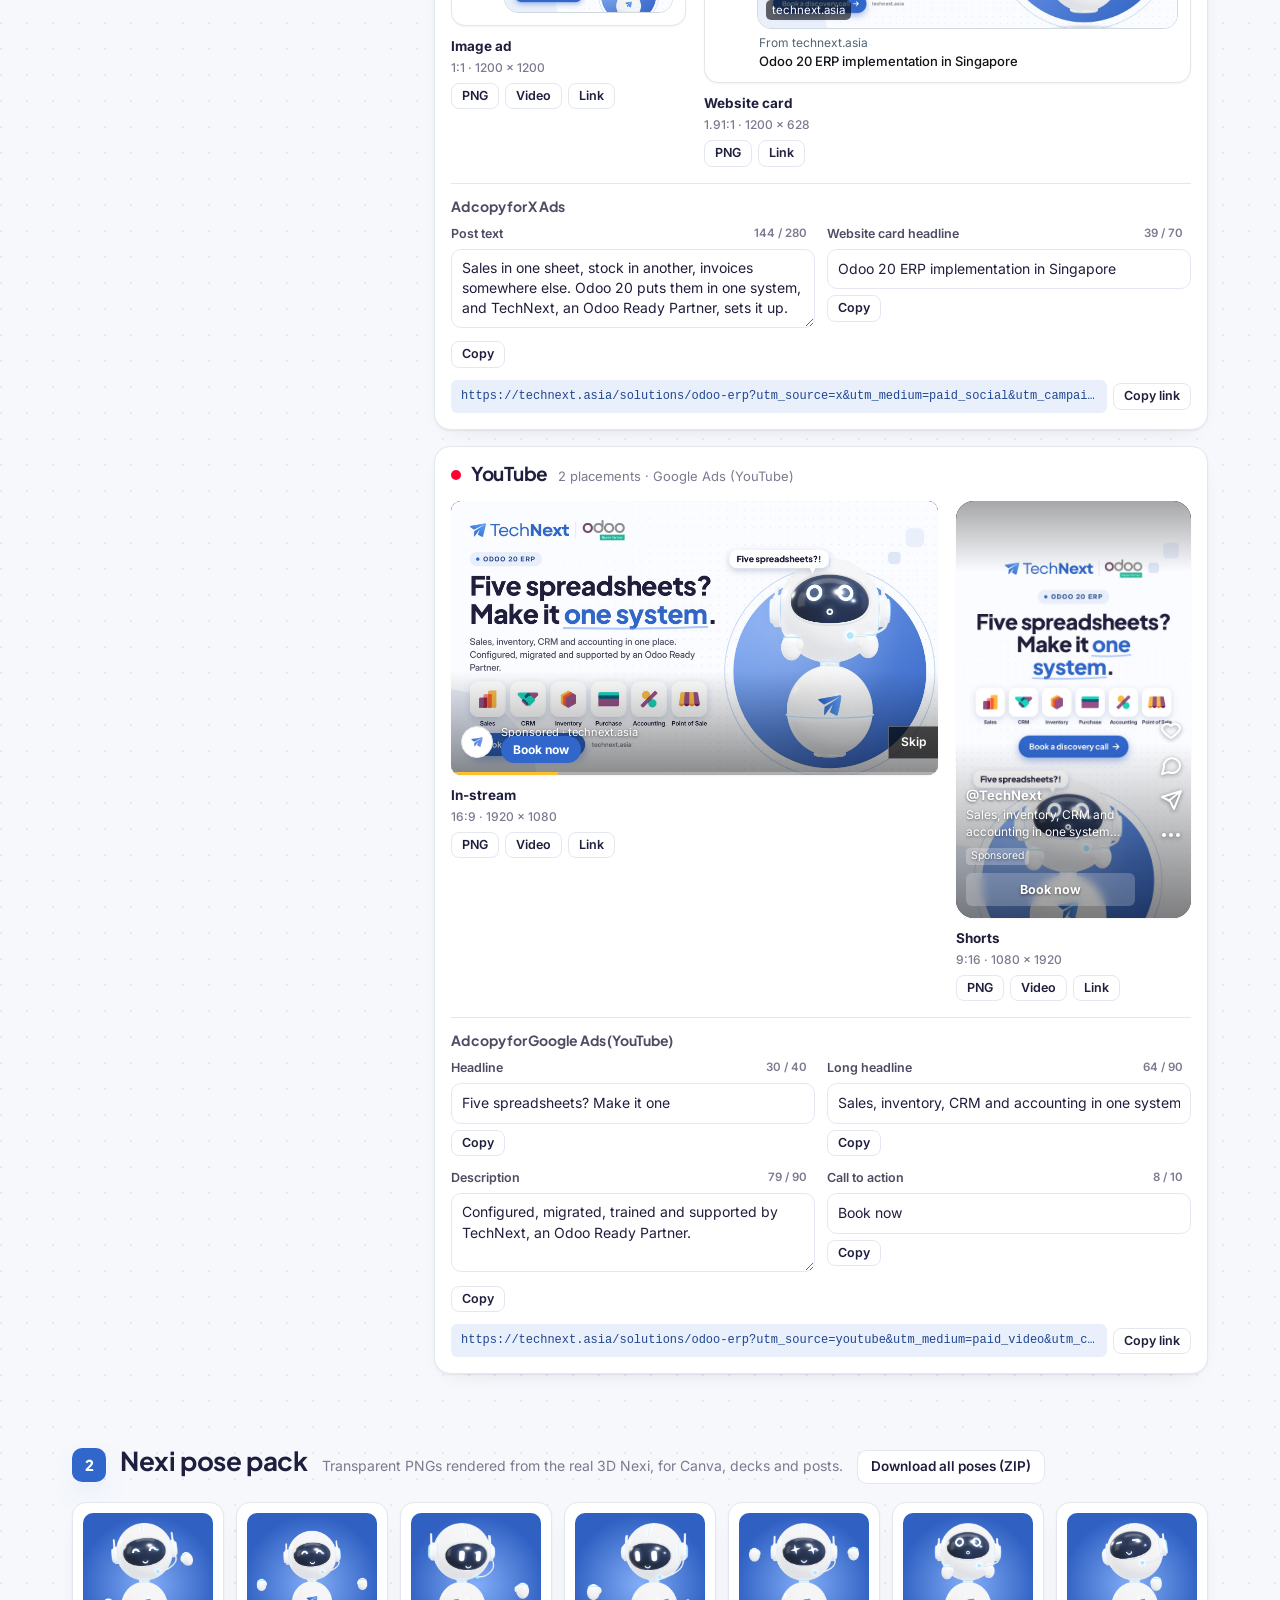
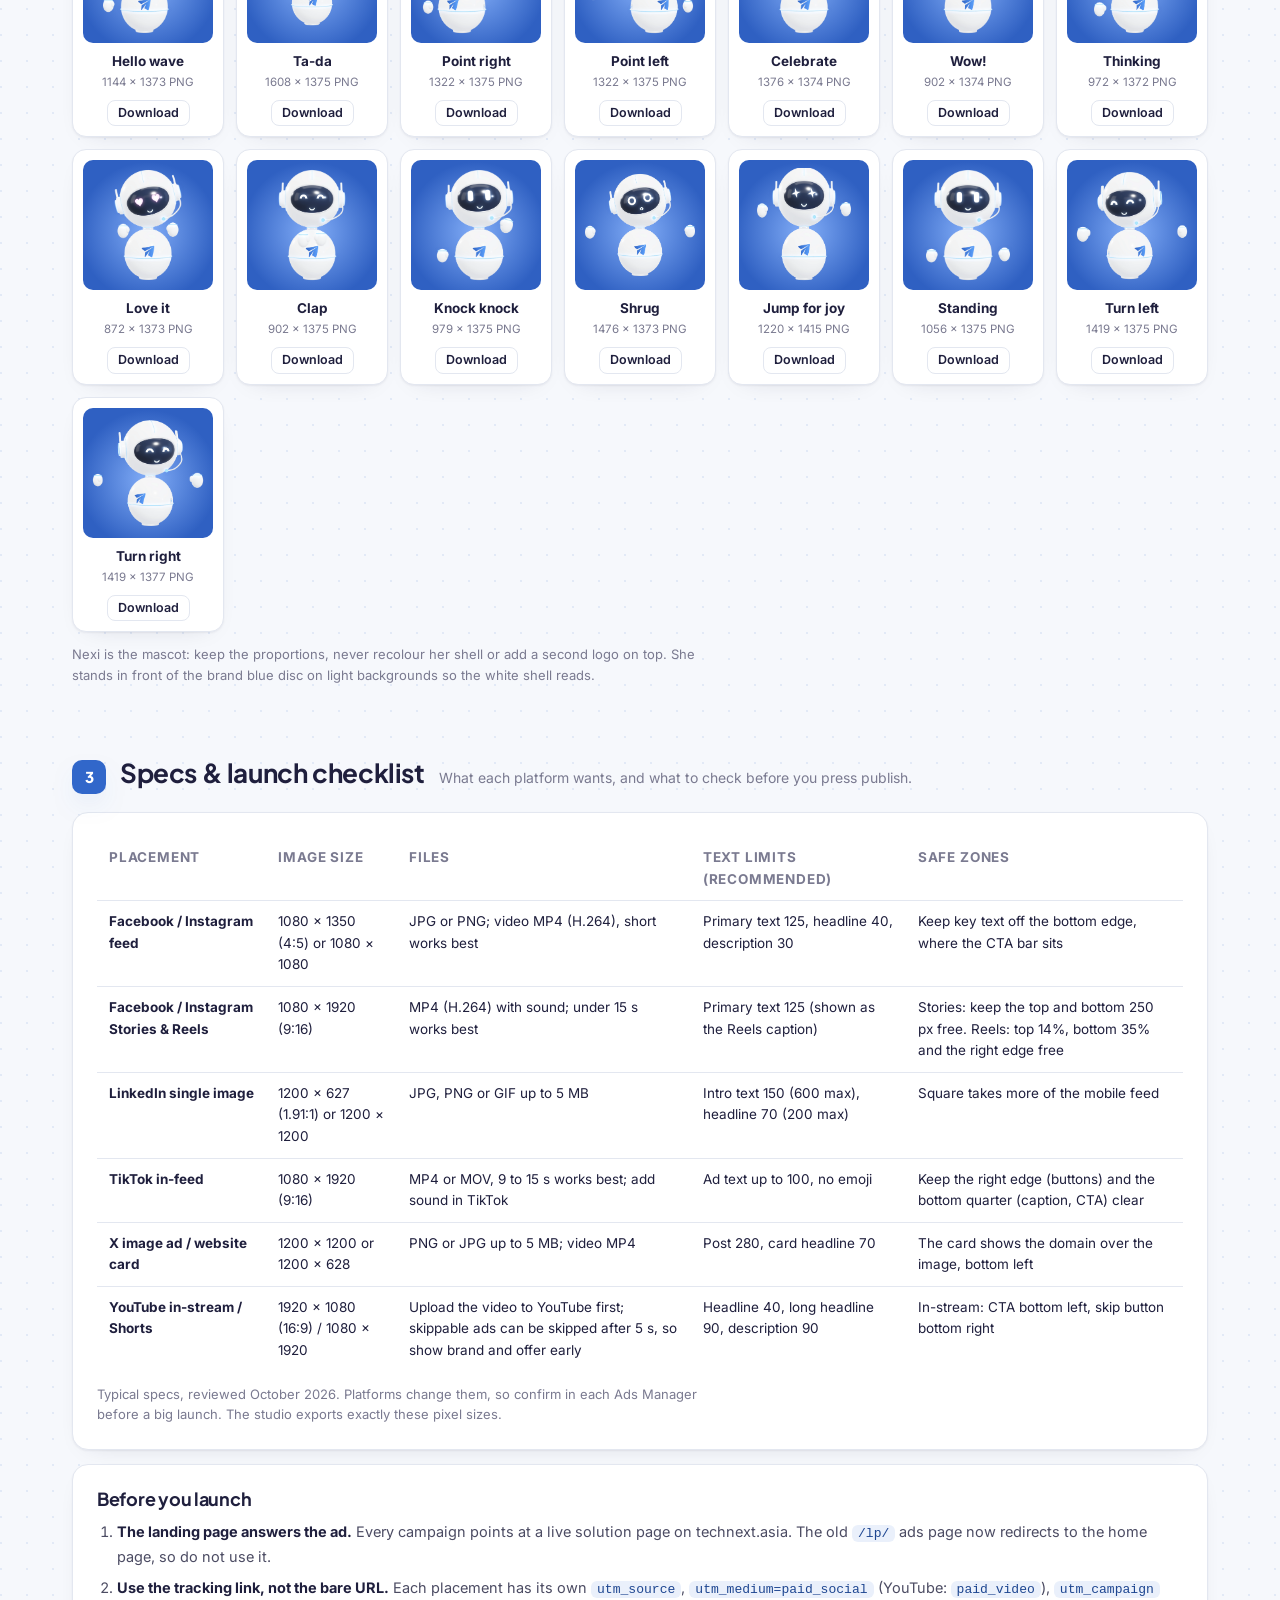
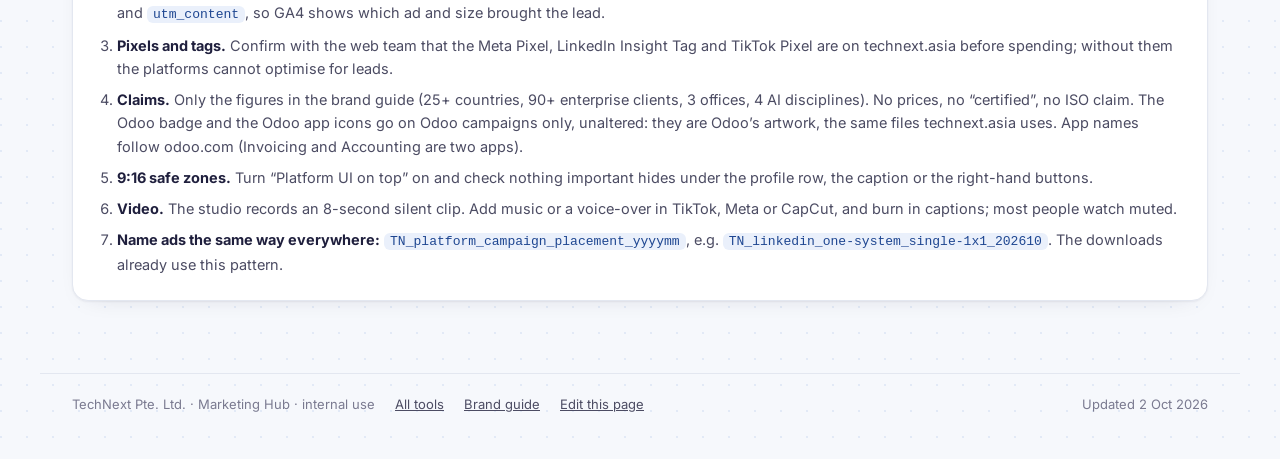
<file: paid-ads.html>
<!DOCTYPE html>
<html lang="en">
<head>
<meta charset="utf-8">
<meta name="viewport" content="width=device-width, initial-scale=1">
<meta name="robots" content="noindex,nofollow">
<title>Paid Ads Studio</title>
<meta name="description" content="TechNext paid social ads starring Nexi: on-brand creatives for Facebook, Instagram, LinkedIn, TikTok, X and YouTube, with ad copy, UTM links, PNG and video export.">
<link rel="icon" type="image/png" href="assets/logo/technext-brandmark-blue.png">
<link rel="preconnect" href="https://fonts.googleapis.com">
<link rel="preconnect" href="https://fonts.gstatic.com" crossorigin>
<link href="https://fonts.googleapis.com/css2?family=Plus+Jakarta+Sans:wght@700;800&family=Inter:wght@400;500;600;700&family=Caveat:wght@700&display=swap" rel="stylesheet">
<link rel="stylesheet" href="assets/hub.css?v=6">
<link rel="stylesheet" href="assets/ads/ads.css?v=1">
</head>
<body>

<header class="top">
  <div class="wrap">
    <a class="brand" href="index.html"><img src="assets/logo/technext-wide-blue.png" alt="TechNext" width="150" height="30"><b>Marketing Hub</b></a>
    <nav class="nav" aria-label="Hub">
      <a href="index.html">Tools</a>
      <a href="branding.html">Brand guide</a>
      <a href="nexi-studio.html">Nexi Studio</a>
      <a href="paid-ads.html" aria-current="page">Paid ads</a>
      <a href="ai-team.html">AI team</a>
      <a class="cta" href="https://technext.asia" target="_blank" rel="noopener">technext.asia</a>
    </nav>
  </div>
</header>

<nav class="subnav" aria-label="Sections">
  <div class="wrap">
    <a href="#studio">Ad studio</a>
    <a href="#facebook">Facebook</a>
    <a href="#instagram">Instagram</a>
    <a href="#linkedin">LinkedIn</a>
    <a href="#tiktok">TikTok</a>
    <a href="#x">X</a>
    <a href="#youtube">YouTube</a>
    <a href="#poses">Nexi poses</a>
    <a href="#specs">Specs &amp; checklist</a>
  </div>
</nav>

<section class="hero ads-hero">
  <div class="wrap">
    <div class="hero-show" aria-hidden="true">
      <img class="cr h2" data-k="1080x1080" alt="" width="1080" height="1080">
      <img class="cr h3" data-k="1080x1350" alt="" width="1080" height="1350">
      <img class="cr h1" data-k="1080x1920" alt="" width="1080" height="1920">
    </div>
    <div class="copyc">
    <span class="kicker"><i></i>Paid social &middot; starring Nexi</span>
    <h1>Paid ads for every platform, <em>starring Nexi.</em></h1>
    <p>Eleven ready campaigns in TechNext branding, seven of them for Odoo with its own app icons and workflows: order-to-cash, procure-to-pay, make to order and month-end close. Nexi is the model, on the four brand backgrounds. Edit the words once and every size updates for Facebook, Instagram, LinkedIn, TikTok, X and YouTube, with ad copy, tracking links, PNGs and short videos.</p>
    <div class="acts">
      <a class="btn p" href="#studio">Open the studio</a>
      <button class="btn" type="button" id="zip-all">Download this campaign (ZIP)</button>
      <a class="btn" href="#poses">Nexi pose pack</a>
    </div>
    <div class="stats" id="stats"></div>
    </div>
  </div>
</section>

<section id="studio">
  <div class="wrap">
    <div class="sec-head"><span class="n">1</span><h2>Ad studio</h2><p>Pick a campaign, edit the words and the look, then check every platform.</p></div>
    <div class="concepts" id="concepts" role="tablist" aria-label="Campaigns"></div>

    <div class="studio">
      <aside class="editor card" id="editor" aria-label="Edit campaign">
        <div class="ed-head"><b id="ed-name">Campaign</b><button class="btn sm" type="button" id="ed-reset" title="Back to the default words and design">Reset</button></div>

        <label class="f"><span>Kicker</span><input id="f-kicker" data-k="kicker" maxlength="40"></label>
        <label class="f"><span>Headline <small>*stars* = blue accent &middot; Enter = new line</small></span><textarea id="f-headline" data-k="headline" rows="2" maxlength="90"></textarea></label>
        <label class="f"><span>Supporting line</span><textarea id="f-sub" data-k="sub" rows="3" maxlength="160"></textarea></label>
        <div class="f2">
          <label class="f"><span>Button</span><input id="f-cta" data-k="cta" maxlength="26"></label>
          <label class="f"><span>Nexi says</span><input id="f-bubble" data-k="bubble" maxlength="26"></label>
        </div>

        <div class="f"><span class="lbl">Background</span><div class="bgs" id="f-bg" role="radiogroup" aria-label="Background"></div></div>
        <div class="f"><span class="lbl">Nexi pose <small id="pose-name"></small></span><div class="poses-pick" id="f-pose" role="radiogroup" aria-label="Nexi pose"></div></div>

        <details class="more">
          <summary>Odoo apps, workflow, video and badge</summary>
          <div class="f2">
            <label class="f"><span>Video: second pose</span><select id="f-pose2" data-k="pose2"></select></label>
            <label class="f"><span>Video: second line</span><input id="f-bubble2" data-k="bubble2" maxlength="26"></label>
          </div>
          <label class="f"><span>Extras next to Nexi</span><select id="f-prop" data-k="prop"></select></label>
          <label class="f"><span>Extra items <small id="items-hint">one per line</small></span><textarea id="f-items" rows="4"></textarea></label>
          <div class="f" id="apppick-wrap"><span class="lbl">Add an Odoo app <small>official icons, as on technext.asia</small></span><div class="apppick" id="apppick"></div></div>
          <label class="chk"><input type="checkbox" id="f-badge"> <span>Odoo Ready Partner badge <small>Odoo ads only, never on website or marketing ads</small></span></label>
          <label class="f"><span>Landing page</span><input id="f-url" type="url" spellcheck="false"></label>
        </details>

        <div class="warn" id="warn" hidden></div>
        <p class="ed-note">Edits save in this browser only. Claims follow the <a href="branding.html#words">brand guide</a>: no prices, &ldquo;Odoo Ready Partner&rdquo; never &ldquo;Certified&rdquo;.</p>
      </aside>

      <div class="boards">
        <div class="board-bar">
          <div class="chips" id="pf-chips" role="group" aria-label="Show platform"></div>
          <label class="switch"><input type="checkbox" id="ui-toggle" checked> <span>Platform UI on top</span></label>
        </div>
        <div id="boards"></div>
      </div>
    </div>
  </div>
</section>

<section id="poses">
  <div class="wrap">
    <div class="sec-head"><span class="n">2</span><h2>Nexi pose pack</h2><p>Transparent PNGs rendered from the real 3D Nexi, for Canva, decks and posts.</p><button class="btn" type="button" id="zip-poses">Download all poses (ZIP)</button></div>
    <div class="pose-grid" id="pose-grid"></div>
    <p class="note-sm">Nexi is the mascot: keep the proportions, never recolour her shell or add a second logo on top. She stands in front of the brand blue disc on light backgrounds so the white shell reads.</p>
  </div>
</section>

<section id="specs">
  <div class="wrap">
    <div class="sec-head"><span class="n">3</span><h2>Specs &amp; launch checklist</h2><p>What each platform wants, and what to check before you press publish.</p></div>
    <div class="card">
      <table class="specs rt">
        <thead><tr><th>Placement</th><th>Image size</th><th>Files</th><th>Text limits (recommended)</th><th>Safe zones</th></tr></thead>
        <tbody id="spec-rows"></tbody>
      </table>
      <p class="note-sm">Typical specs, reviewed October 2026. Platforms change them, so confirm in each Ads Manager before a big launch. The studio exports exactly these pixel sizes.</p>
    </div>
    <div class="card checklist">
      <h3>Before you launch</h3>
      <ol>
        <li><b>The landing page answers the ad.</b> Every campaign points at a live solution page on technext.asia. The old <code>/lp/</code> ads page now redirects to the home page, so do not use it.</li>
        <li><b>Use the tracking link, not the bare URL.</b> Each placement has its own <code>utm_source</code>, <code>utm_medium=paid_social</code> (YouTube: <code>paid_video</code>), <code>utm_campaign</code> and <code>utm_content</code>, so GA4 shows which ad and size brought the lead.</li>
        <li><b>Pixels and tags.</b> Confirm with the web team that the Meta Pixel, LinkedIn Insight Tag and TikTok Pixel are on technext.asia before spending; without them the platforms cannot optimise for leads.</li>
        <li><b>Claims.</b> Only the figures in the brand guide (25+ countries, 90+ enterprise clients, 3 offices, 4 AI disciplines). No prices, no &ldquo;certified&rdquo;, no ISO claim. The Odoo badge and the Odoo app icons go on Odoo campaigns only, unaltered: they are Odoo&rsquo;s artwork, the same files technext.asia uses. App names follow odoo.com (Invoicing and Accounting are two apps).</li>
        <li><b>9:16 safe zones.</b> Turn &ldquo;Platform UI on top&rdquo; on and check nothing important hides under the profile row, the caption or the right-hand buttons.</li>
        <li><b>Video.</b> The studio records an 8-second silent clip. Add music or a voice-over in TikTok, Meta or CapCut, and burn in captions; most people watch muted.</li>
        <li><b>Name ads the same way everywhere:</b> <code>TN_platform_campaign_placement_yyyymm</code>, e.g. <code>TN_linkedin_one-system_single-1x1_202610</code>. The downloads already use this pattern.</li>
      </ol>
    </div>
  </div>
</section>

<div class="rec" id="rec" hidden role="dialog" aria-modal="true" aria-labelledby="rec-title">
  <div class="rec-box">
    <div class="rec-hd"><b id="rec-title">Video</b><button class="btn sm" type="button" id="rec-close" aria-label="Close">Close</button></div>
    <div class="rec-stage"><canvas id="rec-cv"></canvas></div>
    <div class="rec-bar"><i id="rec-prog"></i></div>
    <div class="rec-acts">
      <button class="btn" type="button" id="rec-play">Play preview</button>
      <button class="btn p" type="button" id="rec-go">Record &amp; download</button>
      <span class="rec-msg" id="rec-msg"></span>
    </div>
    <p class="note-sm">Recording runs in real time (8 seconds), so keep this tab in front. Chrome and Edge save MP4; other browsers save WebM, which TikTok and Meta do not accept, so convert it first.</p>
  </div>
</div>

<footer>
  <div class="wrap">
    <span>TechNext Pte. Ltd. &middot; Marketing Hub &middot; internal use</span>
    <a href="index.html">All tools</a>
    <a href="branding.html">Brand guide</a>
    <a href="https://github.com/TechNextSG/technext-marketing-hub" target="_blank" rel="noopener">Edit this page</a>
    <span class="right">Updated 2 Oct 2026</span>
  </div>
</footer>

<script src="assets/ads/data.js?v=1"></script>
<script src="assets/ads/render.js?v=1"></script>
<script src="assets/ads/ads.js?v=2"></script>
</body>
</html>
</file>
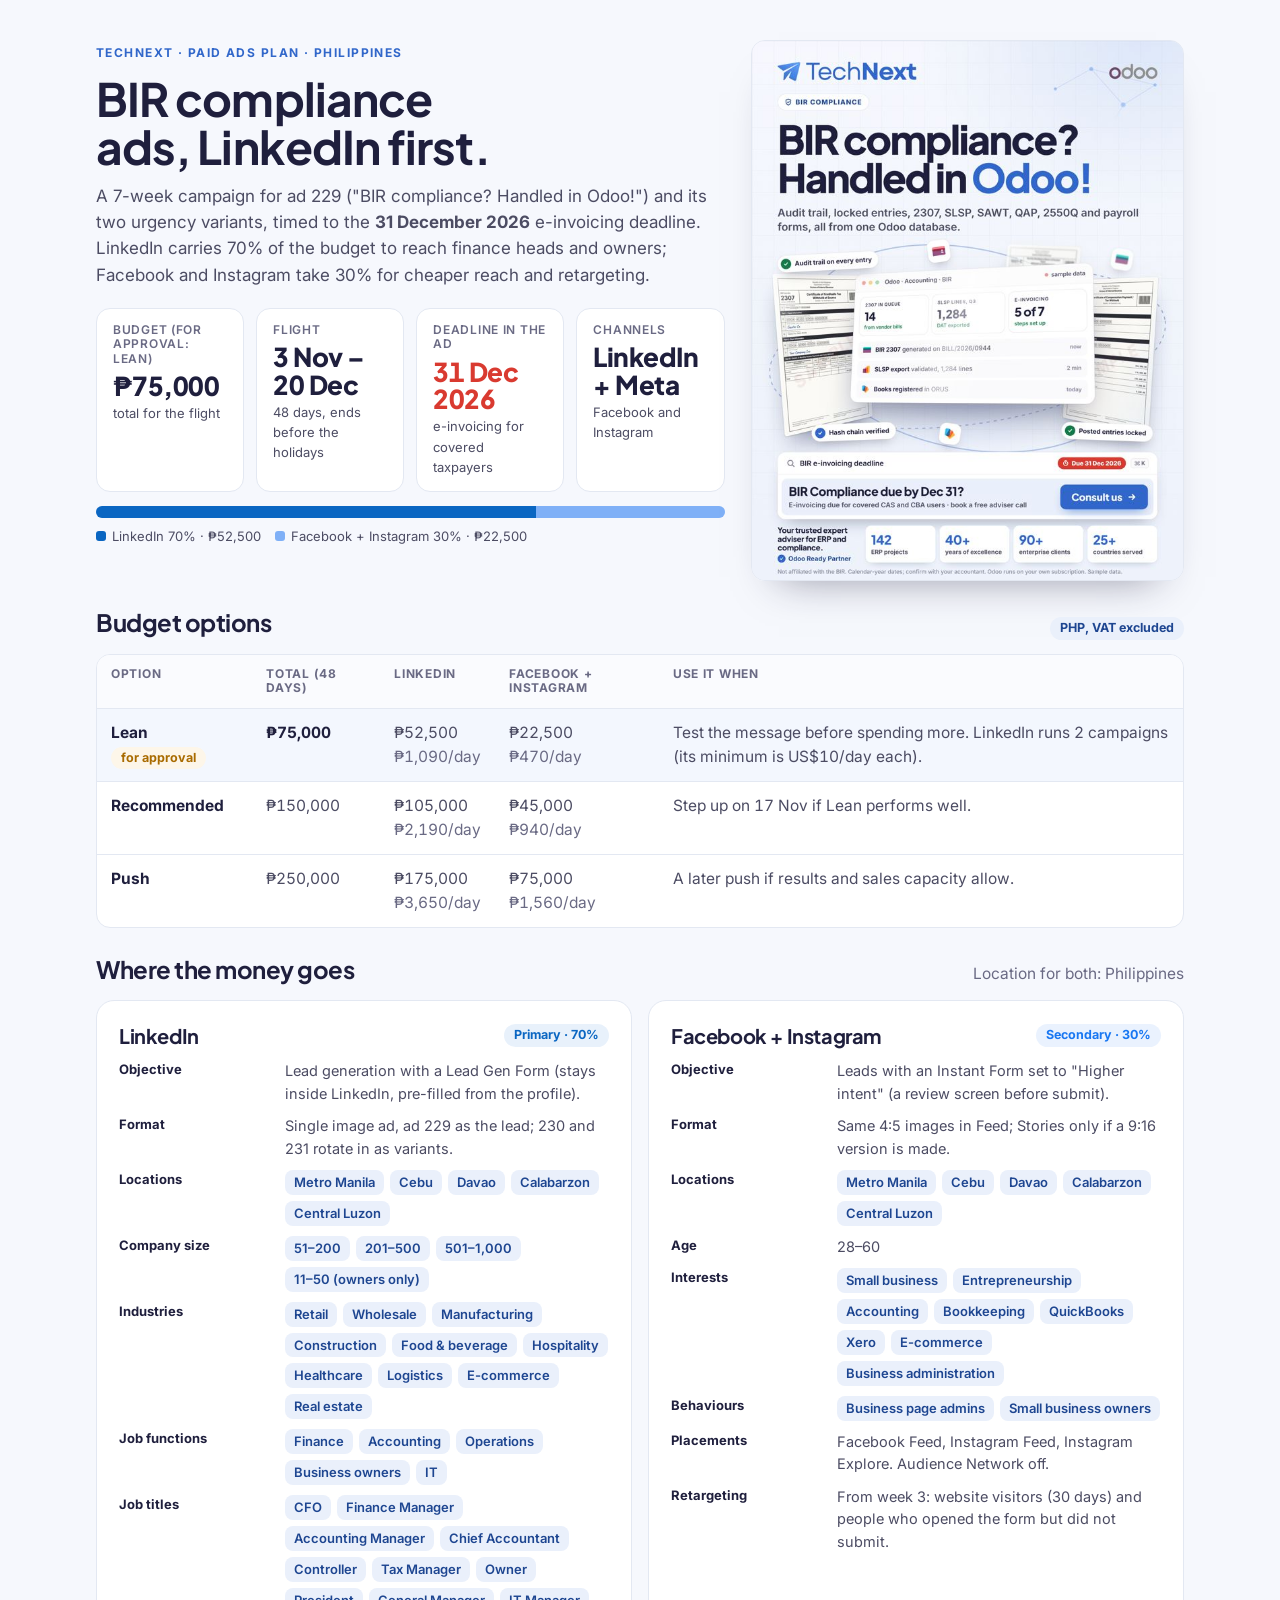
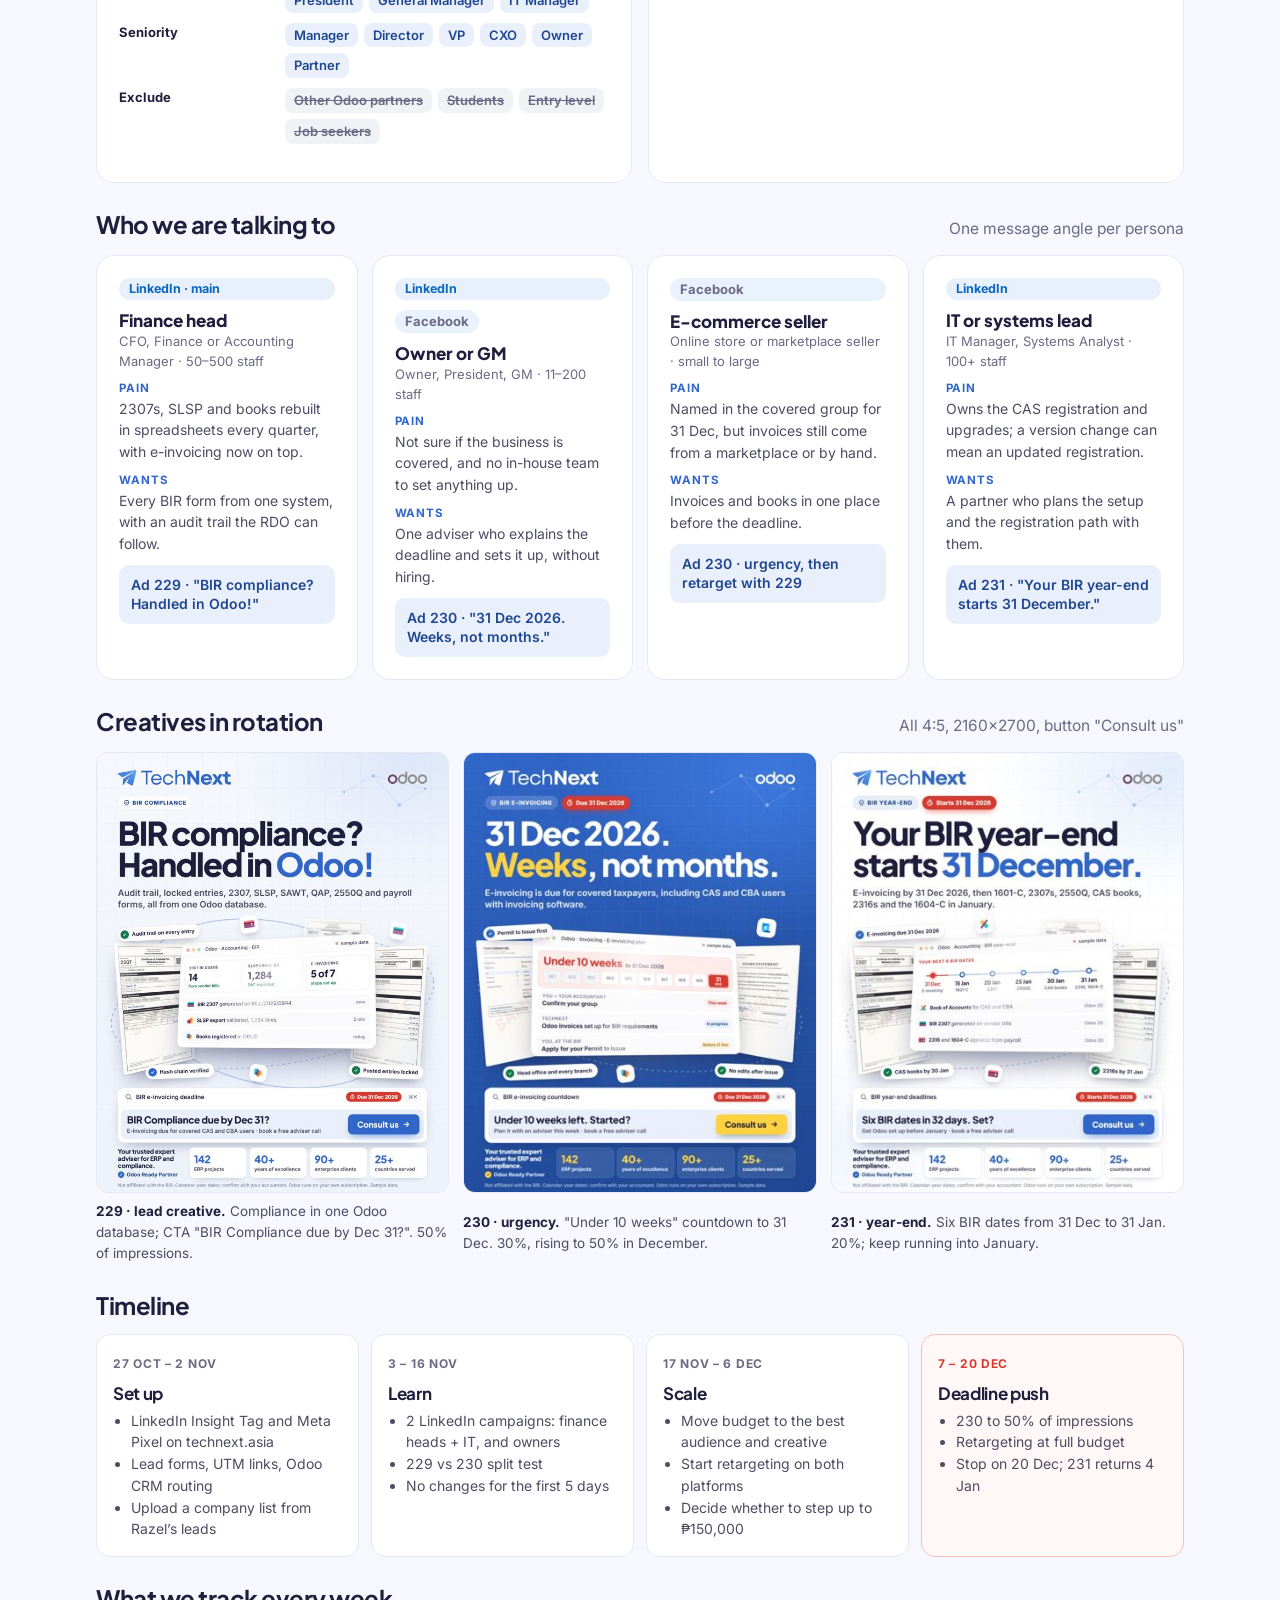
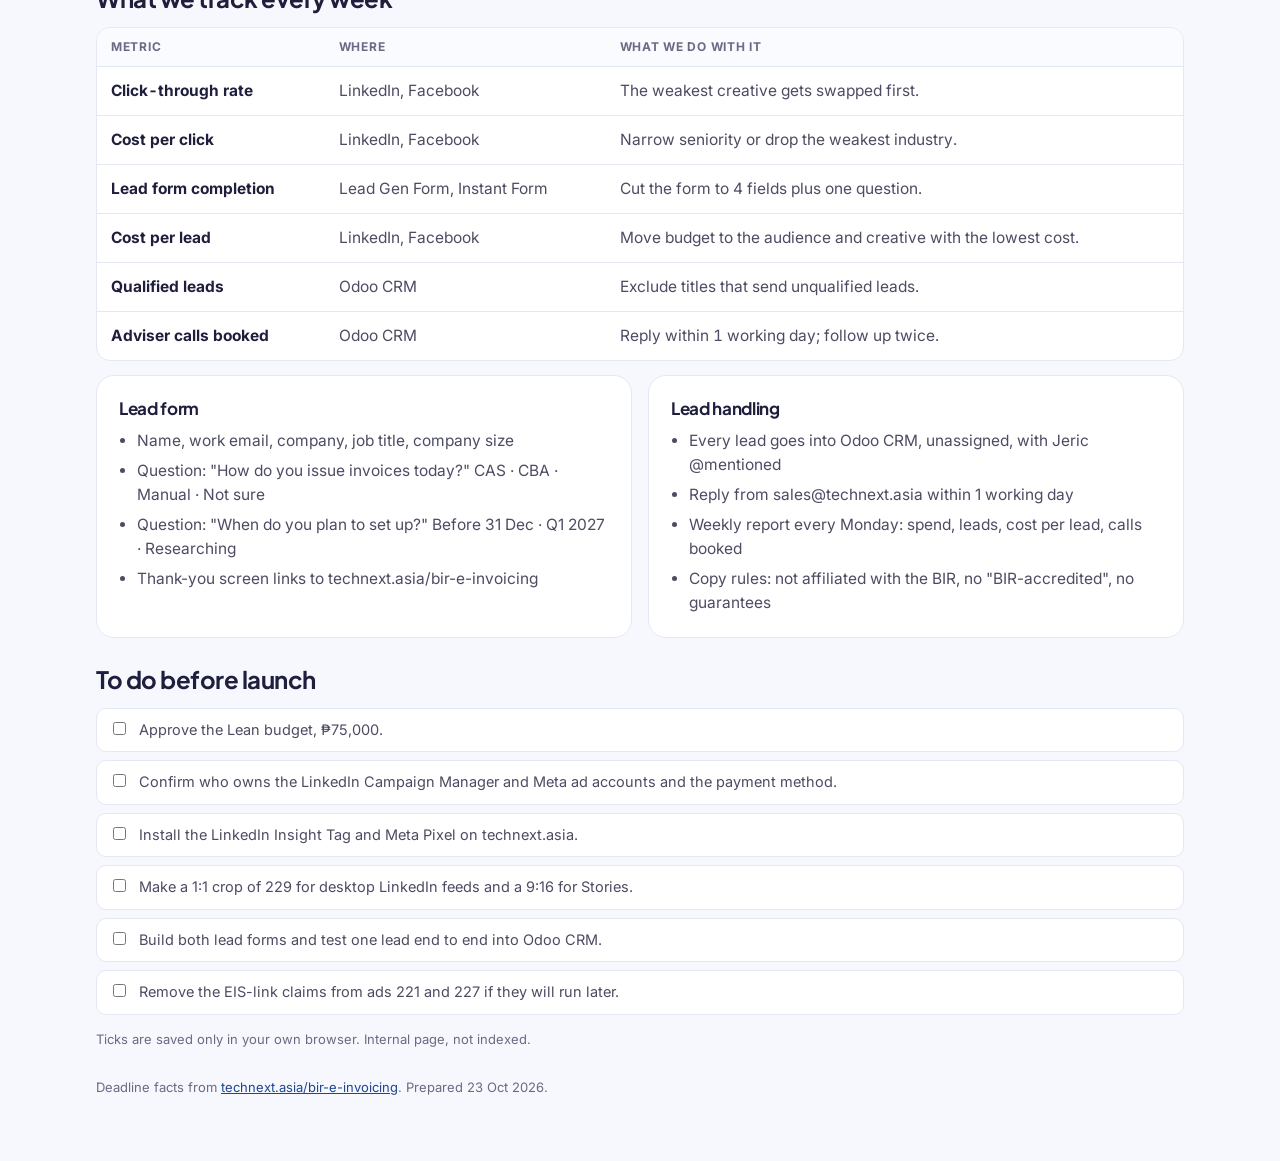
<file: plans/bir-ads-launch-plan.html>
<!doctype html>
<html lang="en">
<head>
<meta charset="utf-8">
<meta name="viewport" content="width=device-width, initial-scale=1, viewport-fit=cover">
<meta name="robots" content="noindex, nofollow">
<title>BIR Ads Launch Plan</title>
<meta name="claude:viewport-fit-sides" content="cover">
<link rel="stylesheet" href="https://fonts.googleapis.com/css2?family=Plus+Jakarta+Sans:wght@700;800&family=Inter:wght@400;500;600;700&display=swap">
<style>
/* Layout: a one-page media plan in the technext.asia light brand - summary strip, then budget, audiences, personas, timeline, KPIs. Light only, like the site. */
:root{
  --bg:#F6F8FD; --paper:#FFFFFF; --ink:#1F1F3D; --body:#4C4C63; --muted:#6A6A84; --line:#E3E8F2;
  --blue:#3167CA; --blue-deep:#1E4691; --blue-050:#EAF0FB; --blue-100:#DDE7F8;
  --red:#D93A30; --red-050:#FDECEA; --ok:#137A4A; --ok-050:#E8F5EE; --amber:#A96B00; --amber-050:#FDF6E9;
  --li:#0A66C2; --meta:#1877F2;
  --display:'Plus Jakarta Sans',Inter,system-ui,sans-serif; --text:Inter,system-ui,-apple-system,'Segoe UI',sans-serif;
  color-scheme:light;
}
*{box-sizing:border-box}
body{background:var(--bg);color:var(--body);font:400 15.5px/1.55 var(--text);margin:0}
.wrap{max-width:1120px;margin:0 auto;padding-block:40px 64px;padding-left:max(16px,env(safe-area-inset-left,0px));padding-right:max(16px,env(safe-area-inset-right,0px));display:grid;gap:28px}
h1,h2,h3{font-family:var(--display);color:var(--ink);letter-spacing:-.02em;text-wrap:balance;margin:0}
h1{font-size:clamp(30px,5vw,46px);line-height:1.05}
h2{font-size:24px;line-height:1.15}
h3{font-size:17px;line-height:1.25}
p{margin:0}
.eyebrow{font:700 12px/1 var(--text);letter-spacing:.12em;text-transform:uppercase;color:var(--blue)}
.muted{color:var(--muted)}
.card{background:var(--paper);border:1px solid var(--line);border-radius:18px;padding:22px}
.sec{display:grid;gap:14px}
.sec-h{display:flex;flex-wrap:wrap;align-items:baseline;justify-content:space-between;gap:8px}
.tag{display:inline-flex;align-items:center;gap:6px;padding:5px 10px;border-radius:999px;font:700 12.5px/1 var(--text);white-space:nowrap}
.tag.li{background:#E8F1FB;color:var(--li)}.tag.meta{background:#EAF2FE;color:var(--meta)}.tag.red{background:var(--red-050);color:var(--red)}
.tag.ok{background:var(--ok-050);color:var(--ok)}.tag.amber{background:var(--amber-050);color:var(--amber)}.tag.blue{background:var(--blue-050);color:var(--blue-deep)}
/* hero */
.hero{display:grid;grid-template-columns:minmax(0,1.45fr) minmax(0,1fr);gap:26px;align-items:start}
.hero .lead{font-size:17px;max-width:62ch;margin-top:12px}
.hero img{width:100%;border-radius:14px;border:1px solid var(--line);display:block;box-shadow:0 24px 40px -28px rgba(31,31,61,.5)}
.kpis{display:grid;grid-template-columns:repeat(4,minmax(0,1fr));gap:12px;margin-top:20px}
.kpi{background:var(--paper);border:1px solid var(--line);border-radius:14px;padding:14px 16px}
.kpi small{display:block;font:600 12px/1.2 var(--text);letter-spacing:.06em;text-transform:uppercase;color:var(--muted)}
.kpi b{display:block;margin-top:6px;font:800 26px/1.05 var(--display);color:var(--ink);letter-spacing:-.02em;font-variant-numeric:tabular-nums}
.kpi span{display:block;margin-top:4px;font-size:13px;color:var(--body)}
.kpi.hot b{color:var(--red)}
.split{display:flex;height:12px;border-radius:99px;overflow:hidden;margin-top:14px;background:var(--blue-050)}
.split i{display:block}.split .l{background:var(--li);width:70%}.split .m{background:#7FB0F7;width:30%}
.legend{display:flex;flex-wrap:wrap;gap:14px;margin-top:8px;font-size:13px}
.legend span{display:inline-flex;align-items:center;gap:6px}.legend i{width:10px;height:10px;border-radius:3px;display:inline-block}
/* tables */
.tbl{overflow-x:auto;border:1px solid var(--line);border-radius:14px;background:var(--paper)}
table{border-collapse:collapse;width:100%;min-width:640px;font-variant-numeric:tabular-nums}
th,td{text-align:left;padding:12px 14px;border-bottom:1px solid var(--line);vertical-align:top}
th{font:700 12px/1.2 var(--text);letter-spacing:.06em;text-transform:uppercase;color:var(--muted);background:#FAFBFE}
tr:last-child td{border-bottom:0}
td b{color:var(--ink)}
tr.rec td{background:#F3F7FE}
.num{white-space:nowrap}
/* grids */
.g2{display:grid;grid-template-columns:repeat(2,minmax(0,1fr));gap:16px}
.g4{display:grid;grid-template-columns:repeat(4,minmax(0,1fr));gap:14px}
.def{display:grid;grid-template-columns:150px minmax(0,1fr);gap:10px 16px;margin-top:12px}
.def dt{font:700 13px/1.4 var(--text);color:var(--ink)}
.def dd{margin:0;font-size:14.5px}
.chips{display:flex;flex-wrap:wrap;gap:6px}
.chips span{padding:4px 9px;border-radius:8px;background:var(--blue-050);color:var(--blue-deep);font:600 13px/1.3 var(--text)}
.chips.x span{background:#F1F2F6;color:var(--muted);text-decoration:line-through}
.ch-h{display:flex;align-items:center;justify-content:space-between;gap:10px}
.ch-h h3{font-size:20px}
/* personas */
.persona{display:grid;gap:10px;align-content:start}
.persona .who{font:800 17px/1.2 var(--display);color:var(--ink)}
.persona .meta{font-size:13px;color:var(--muted)}
.persona .row{font-size:14px}
.persona .row b{display:block;font:700 11.5px/1.3 var(--text);letter-spacing:.08em;text-transform:uppercase;color:var(--blue);margin-bottom:2px}
.persona blockquote{margin:0;padding:10px 12px;border-radius:10px;background:var(--blue-050);color:var(--blue-deep);font:600 14px/1.4 var(--text)}
/* creatives */
.cre{display:grid;grid-template-columns:repeat(3,minmax(0,1fr));gap:14px}
.cre figure{margin:0;display:grid;gap:8px}
.cre img{width:100%;border-radius:12px;border:1px solid var(--line);display:block}
.cre figcaption{font-size:13.5px}
.cre figcaption b{color:var(--ink)}
/* timeline */
.tl{display:grid;grid-template-columns:repeat(4,minmax(0,1fr));gap:12px}
.ph{position:relative;padding:16px;border-radius:14px;background:var(--paper);border:1px solid var(--line)}
.ph .d{font:700 12px/1 var(--text);letter-spacing:.06em;text-transform:uppercase;color:var(--muted)}
.ph h3{margin:8px 0 6px}
.ph.hot{border-color:#F3C3BE;background:#FFF8F7}.ph.hot .d{color:var(--red)}
.ph ul{margin:0;padding-left:18px;font-size:14px}
/* lists */
ul.clean{margin:0;padding-left:18px;display:grid;gap:6px}
.todo{display:grid;gap:8px}
.todo label{display:flex;gap:10px;align-items:flex-start;padding:10px 12px;border-radius:10px;background:var(--paper);border:1px solid var(--line);font-size:14.5px;cursor:pointer}
.todo input{margin-top:3px;accent-color:var(--blue)}
.note{font-size:13px;color:var(--muted)}
.src a{color:var(--blue-deep)}
:focus-visible{outline:3px solid var(--blue);outline-offset:2px}
@media (max-width:900px){.hero{grid-template-columns:1fr}.hero .shot{max-width:420px}.g4,.tl{grid-template-columns:repeat(2,minmax(0,1fr))}.kpis{grid-template-columns:repeat(2,minmax(0,1fr))}}
@media (max-width:620px){.g2,.g4,.tl,.cre{grid-template-columns:1fr}.def{grid-template-columns:1fr;gap:2px 0}.def dd{margin-bottom:8px}}
</style>
</head>
<body>


<div class="wrap">

<header class="hero">
  <div>
    <span class="eyebrow">TechNext &middot; Paid ads plan &middot; Philippines</span>
    <h1 style="margin-top:10px">BIR compliance ads, LinkedIn first.</h1>
    <p class="lead">A 7-week campaign for ad 229 ("BIR compliance? Handled in Odoo!") and its two urgency variants, timed to the <b>31 December 2026</b> e-invoicing deadline. LinkedIn carries 70% of the budget to reach finance heads and owners; Facebook and Instagram take 30% for cheaper reach and retargeting.</p>
    <div class="kpis">
      <div class="kpi"><small>Budget (for approval: Lean)</small><b>&#8369;75,000</b><span>total for the flight</span></div>
      <div class="kpi"><small>Flight</small><b>3 Nov &ndash; 20 Dec</b><span>48 days, ends before the holidays</span></div>
      <div class="kpi hot"><small>Deadline in the ad</small><b>31 Dec 2026</b><span>e-invoicing for covered taxpayers</span></div>
      <div class="kpi"><small>Channels</small><b>LinkedIn + Meta</b><span>Facebook and Instagram</span></div>
    </div>
    <div class="split" role="img" aria-label="Budget split: LinkedIn 70 percent, Meta 30 percent"><i class="l"></i><i class="m"></i></div>
    <div class="legend"><span><i style="background:var(--li)"></i>LinkedIn 70% &middot; &#8369;52,500</span><span><i style="background:#7FB0F7"></i>Facebook + Instagram 30% &middot; &#8369;22,500</span></div>
  </div>
  <div class="shot"><img src="[data-uri]" alt="Ad 229: BIR compliance? Handled in Odoo! with an Odoo BIR dashboard, BIR forms 2307 and 2316, and a Consult us button"></div>
</header>

<section class="sec">
  <div class="sec-h"><h2>Budget options</h2><span class="tag blue">PHP, VAT excluded</span></div>
  <div class="tbl"><table>
    <thead><tr><th>Option</th><th>Total (48 days)</th><th>LinkedIn</th><th>Facebook + Instagram</th><th>Use it when</th></tr></thead>
    <tbody>
      <tr class="rec"><td><b>Lean</b> <span class="tag amber">for approval</span></td><td class="num"><b>&#8369;75,000</b></td><td class="num">&#8369;52,500<br><span class="muted">&#8369;1,090/day</span></td><td class="num">&#8369;22,500<br><span class="muted">&#8369;470/day</span></td><td>Test the message before spending more. LinkedIn runs 2 campaigns (its minimum is US$10/day each).</td></tr>
      <tr><td><b>Recommended</b></td><td class="num">&#8369;150,000</td><td class="num">&#8369;105,000<br><span class="muted">&#8369;2,190/day</span></td><td class="num">&#8369;45,000<br><span class="muted">&#8369;940/day</span></td><td>Step up on 17 Nov if Lean performs well.</td></tr>
      <tr><td><b>Push</b></td><td class="num">&#8369;250,000</td><td class="num">&#8369;175,000<br><span class="muted">&#8369;3,650/day</span></td><td class="num">&#8369;75,000<br><span class="muted">&#8369;1,560/day</span></td><td>A later push if results and sales capacity allow.</td></tr>
    </tbody>
  </table></div>
</section>

<section class="sec">
  <div class="sec-h"><h2>Where the money goes</h2><span class="muted">Location for both: Philippines</span></div>
  <div class="g2">
    <div class="card">
      <div class="ch-h"><h3>LinkedIn</h3><span class="tag li">Primary &middot; 70%</span></div>
      <dl class="def">
        <dt>Objective</dt><dd>Lead generation with a Lead Gen Form (stays inside LinkedIn, pre-filled from the profile).</dd>
        <dt>Format</dt><dd>Single image ad, ad 229 as the lead; 230 and 231 rotate in as variants.</dd>
        <dt>Locations</dt><dd><div class="chips"><span>Metro Manila</span><span>Cebu</span><span>Davao</span><span>Calabarzon</span><span>Central Luzon</span></div></dd>
        <dt>Company size</dt><dd><div class="chips"><span>51&ndash;200</span><span>201&ndash;500</span><span>501&ndash;1,000</span><span>11&ndash;50 (owners only)</span></div></dd>
        <dt>Industries</dt><dd><div class="chips"><span>Retail</span><span>Wholesale</span><span>Manufacturing</span><span>Construction</span><span>Food &amp; beverage</span><span>Hospitality</span><span>Healthcare</span><span>Logistics</span><span>E-commerce</span><span>Real estate</span></div></dd>
        <dt>Job functions</dt><dd><div class="chips"><span>Finance</span><span>Accounting</span><span>Operations</span><span>Business owners</span><span>IT</span></div></dd>
        <dt>Job titles</dt><dd><div class="chips"><span>CFO</span><span>Finance Manager</span><span>Accounting Manager</span><span>Chief Accountant</span><span>Controller</span><span>Tax Manager</span><span>Owner</span><span>President</span><span>General Manager</span><span>IT Manager</span></div></dd>
        <dt>Seniority</dt><dd><div class="chips"><span>Manager</span><span>Director</span><span>VP</span><span>CXO</span><span>Owner</span><span>Partner</span></div></dd>
        <dt>Exclude</dt><dd><div class="chips x"><span>Other Odoo partners</span><span>Students</span><span>Entry level</span><span>Job seekers</span></div></dd>
      </dl>
    </div>
    <div class="card">
      <div class="ch-h"><h3>Facebook + Instagram</h3><span class="tag meta">Secondary &middot; 30%</span></div>
      <dl class="def">
        <dt>Objective</dt><dd>Leads with an Instant Form set to "Higher intent" (a review screen before submit).</dd>
        <dt>Format</dt><dd>Same 4:5 images in Feed; Stories only if a 9:16 version is made.</dd>
        <dt>Locations</dt><dd><div class="chips"><span>Metro Manila</span><span>Cebu</span><span>Davao</span><span>Calabarzon</span><span>Central Luzon</span></div></dd>
        <dt>Age</dt><dd>28&ndash;60</dd>
        <dt>Interests</dt><dd><div class="chips"><span>Small business</span><span>Entrepreneurship</span><span>Accounting</span><span>Bookkeeping</span><span>QuickBooks</span><span>Xero</span><span>E-commerce</span><span>Business administration</span></div></dd>
        <dt>Behaviours</dt><dd><div class="chips"><span>Business page admins</span><span>Small business owners</span></div></dd>
        <dt>Placements</dt><dd>Facebook Feed, Instagram Feed, Instagram Explore. Audience Network off.</dd>
        <dt>Retargeting</dt><dd>From week 3: website visitors (30 days) and people who opened the form but did not submit.</dd>
      </dl>
    </div>
  </div>
</section>

<section class="sec">
  <div class="sec-h"><h2>Who we are talking to</h2><span class="muted">One message angle per persona</span></div>
  <div class="g4">
    <div class="card persona">
      <span class="tag li">LinkedIn &middot; main</span>
      <div><div class="who">Finance head</div><div class="meta">CFO, Finance or Accounting Manager &middot; 50&ndash;500 staff</div></div>
      <div class="row"><b>Pain</b>2307s, SLSP and books rebuilt in spreadsheets every quarter, with e-invoicing now on top.</div>
      <div class="row"><b>Wants</b>Every BIR form from one system, with an audit trail the RDO can follow.</div>
      <blockquote>Ad 229 &middot; "BIR compliance? Handled in Odoo!"</blockquote>
    </div>
    <div class="card persona">
      <span class="tag li">LinkedIn</span><span class="tag meta" style="justify-self:start">Facebook</span>
      <div><div class="who">Owner or GM</div><div class="meta">Owner, President, GM &middot; 11&ndash;200 staff</div></div>
      <div class="row"><b>Pain</b>Not sure if the business is covered, and no in-house team to set anything up.</div>
      <div class="row"><b>Wants</b>One adviser who explains the deadline and sets it up, without hiring.</div>
      <blockquote>Ad 230 &middot; "31 Dec 2026. Weeks, not months."</blockquote>
    </div>
    <div class="card persona">
      <span class="tag meta">Facebook</span>
      <div><div class="who">E-commerce seller</div><div class="meta">Online store or marketplace seller &middot; small to large</div></div>
      <div class="row"><b>Pain</b>Named in the covered group for 31 Dec, but invoices still come from a marketplace or by hand.</div>
      <div class="row"><b>Wants</b>Invoices and books in one place before the deadline.</div>
      <blockquote>Ad 230 &middot; urgency, then retarget with 229</blockquote>
    </div>
    <div class="card persona">
      <span class="tag li">LinkedIn</span>
      <div><div class="who">IT or systems lead</div><div class="meta">IT Manager, Systems Analyst &middot; 100+ staff</div></div>
      <div class="row"><b>Pain</b>Owns the CAS registration and upgrades; a version change can mean an updated registration.</div>
      <div class="row"><b>Wants</b>A partner who plans the setup and the registration path with them.</div>
      <blockquote>Ad 231 &middot; "Your BIR year-end starts 31 December."</blockquote>
    </div>
  </div>
</section>

<section class="sec">
  <div class="sec-h"><h2>Creatives in rotation</h2><span class="muted">All 4:5, 2160&times;2700, button "Consult us"</span></div>
  <div class="cre">
    <figure><img src="[data-uri]" alt="Ad 229"><figcaption><b>229 &middot; lead creative.</b> Compliance in one Odoo database; CTA "BIR Compliance due by Dec 31?". 50% of impressions.</figcaption></figure>
    <figure><img src="[data-uri]" alt="Ad 230"><figcaption><b>230 &middot; urgency.</b> "Under 10 weeks" countdown to 31 Dec. 30%, rising to 50% in December.</figcaption></figure>
    <figure><img src="[data-uri]" alt="Ad 231"><figcaption><b>231 &middot; year-end.</b> Six BIR dates from 31 Dec to 31 Jan. 20%; keep running into January.</figcaption></figure>
  </div>
</section>

<section class="sec">
  <h2>Timeline</h2>
  <div class="tl">
    <div class="ph"><span class="d">27 Oct &ndash; 2 Nov</span><h3>Set up</h3><ul><li>LinkedIn Insight Tag and Meta Pixel on technext.asia</li><li>Lead forms, UTM links, Odoo CRM routing</li><li>Upload a company list from Razel&rsquo;s leads</li></ul></div>
    <div class="ph"><span class="d">3 &ndash; 16 Nov</span><h3>Learn</h3><ul><li>2 LinkedIn campaigns: finance heads + IT, and owners</li><li>229 vs 230 split test</li><li>No changes for the first 5 days</li></ul></div>
    <div class="ph"><span class="d">17 Nov &ndash; 6 Dec</span><h3>Scale</h3><ul><li>Move budget to the best audience and creative</li><li>Start retargeting on both platforms</li><li>Decide whether to step up to &#8369;150,000</li></ul></div>
    <div class="ph hot"><span class="d">7 &ndash; 20 Dec</span><h3>Deadline push</h3><ul><li>230 to 50% of impressions</li><li>Retargeting at full budget</li><li>Stop on 20 Dec; 231 returns 4 Jan</li></ul></div>
  </div>
</section>

<section class="sec">
  <h2>What we track every week</h2>
  <div class="tbl"><table>
    <thead><tr><th>Metric</th><th>Where</th><th>What we do with it</th></tr></thead>
    <tbody>
      <tr><td><b>Click-through rate</b></td><td>LinkedIn, Facebook</td><td>The weakest creative gets swapped first.</td></tr>
      <tr><td><b>Cost per click</b></td><td>LinkedIn, Facebook</td><td>Narrow seniority or drop the weakest industry.</td></tr>
      <tr><td><b>Lead form completion</b></td><td>Lead Gen Form, Instant Form</td><td>Cut the form to 4 fields plus one question.</td></tr>
      <tr><td><b>Cost per lead</b></td><td>LinkedIn, Facebook</td><td>Move budget to the audience and creative with the lowest cost.</td></tr>
      <tr><td><b>Qualified leads</b></td><td>Odoo CRM</td><td>Exclude titles that send unqualified leads.</td></tr>
      <tr><td><b>Adviser calls booked</b></td><td>Odoo CRM</td><td>Reply within 1 working day; follow up twice.</td></tr>
    </tbody>
  </table></div>
  <div class="g2">
    <div class="card"><h3>Lead form</h3><ul class="clean" style="margin-top:10px"><li>Name, work email, company, job title, company size</li><li>Question: "How do you issue invoices today?" CAS &middot; CBA &middot; Manual &middot; Not sure</li><li>Question: "When do you plan to set up?" Before 31 Dec &middot; Q1 2027 &middot; Researching</li><li>Thank-you screen links to technext.asia/bir-e-invoicing</li></ul></div>
    <div class="card"><h3>Lead handling</h3><ul class="clean" style="margin-top:10px"><li>Every lead goes into Odoo CRM, unassigned, with Jeric @mentioned</li><li>Reply from sales@technext.asia within 1 working day</li><li>Weekly report every Monday: spend, leads, cost per lead, calls booked</li><li>Copy rules: not affiliated with the BIR, no "BIR-accredited", no guarantees</li></ul></div>
  </div>
</section>

<section class="sec">
  <h2>To do before launch</h2>
  <div class="todo">
    <label for="t1"><input type="checkbox" id="t1"> Approve the Lean budget, &#8369;75,000.</label>
    <label for="t2"><input type="checkbox" id="t2"> Confirm who owns the LinkedIn Campaign Manager and Meta ad accounts and the payment method.</label>
    <label for="t3"><input type="checkbox" id="t3"> Install the LinkedIn Insight Tag and Meta Pixel on technext.asia.</label>
    <label for="t4"><input type="checkbox" id="t4"> Make a 1:1 crop of 229 for desktop LinkedIn feeds and a 9:16 for Stories.</label>
    <label for="t5"><input type="checkbox" id="t5"> Build both lead forms and test one lead end to end into Odoo CRM.</label>
    <label for="t6"><input type="checkbox" id="t6"> Remove the EIS-link claims from ads 221 and 227 if they will run later.</label>
  </div>
  <p class="note">Ticks are saved only in your own browser. Internal page, not indexed.</p>
</section>

<footer class="src note">
  <p>Deadline facts from <a href="https://technext.asia/bir-e-invoicing" target="_blank" rel="noopener">technext.asia/bir-e-invoicing</a>. Prepared 23 Oct 2026.</p>
</footer>

</div>
<script>
document.querySelectorAll('.todo input').forEach(function(c){
  try{ if(localStorage.getItem('bir-plan-'+c.id)==='1') c.checked=true; }catch(e){}
  c.addEventListener('change',function(){ try{ localStorage.setItem('bir-plan-'+c.id,c.checked?'1':'0'); }catch(e){} });
});
</script>

</body>
</html>
</file>
<file: assets/hub.css>
/* TechNext Marketing Hub - shared styles. Tokens follow technext.asia site.css. */
:root{
  --blue:#3167CA; --blue-700:#1E4691; --blue-300:#6FA0F5; --blue-100:#DDE7F8; --blue-050:#EAF0FB;
  --ink:#1F1F3D; --ink-2:#4C4C63; --ink-3:#7A7A90; --line:#E3E7F0; --bg:#F6F8FC; --card:#FFFFFF;
  --ok:#137A4A; --warn:#B45309; --odoo:#714B67;
  --font-display:"Plus Jakarta Sans",Inter,system-ui,sans-serif;
  --font-body:Inter,system-ui,-apple-system,"Segoe UI",sans-serif;
  --font-hand:Caveat,"Segoe Print",cursive;
  --r:16px; --r-sm:10px;
  --shadow-sm:0 1px 2px rgba(31,31,61,.06),0 8px 24px -18px rgba(31,31,61,.25);
  --shadow-md:0 2px 6px rgba(31,31,61,.06),0 24px 48px -28px rgba(31,31,61,.35);
  --shadow-blue:0 12px 28px -12px rgba(49,103,202,.55);
  --ease:cubic-bezier(.2,.8,.2,1);
}
*{box-sizing:border-box}
html{scroll-behavior:smooth;-webkit-text-size-adjust:100%}
body{margin:0;background:var(--bg);color:var(--ink);font:400 16px/1.6 var(--font-body);
  background-image:radial-gradient(circle at 1px 1px,rgba(49,103,202,.10) 1px,transparent 0);background-size:26px 26px}
a{color:var(--blue)}
h1,h2,h3,h4{font-family:var(--font-display);letter-spacing:-.015em;line-height:1.15;margin:0}
h1{font-weight:800;letter-spacing:-.025em}
img{max-width:100%;display:block}
button{font:inherit}
.hand{font-family:var(--font-hand);font-weight:700;color:var(--blue);font-size:1.35em;letter-spacing:0}
.wrap{max-width:1200px;margin:0 auto;padding:0 clamp(16px,4vw,32px)}
.sr{position:absolute;width:1px;height:1px;overflow:hidden;clip:rect(0 0 0 0)}

/* header */
.top{position:sticky;top:0;z-index:50;background:rgba(246,248,252,.86);backdrop-filter:saturate(1.4) blur(10px);-webkit-backdrop-filter:saturate(1.4) blur(10px);border-bottom:1px solid var(--line)}
.top .wrap{display:flex;align-items:center;gap:18px;min-height:64px}
.brand{display:flex;align-items:center;gap:12px;text-decoration:none;color:var(--ink)}
.brand img{height:30px;width:auto}
.brand b{font-family:var(--font-display);font-weight:700;font-size:15px;color:var(--ink-2);padding-left:12px;border-left:1px solid var(--line);white-space:nowrap}
.nav{margin-left:auto;display:flex;gap:4px;align-items:center}
.nav a{white-space:nowrap;text-decoration:none;color:var(--ink-2);font-weight:600;font-size:14px;padding:8px 12px;border-radius:999px;transition:background .2s var(--ease),color .2s var(--ease)}
.nav a:hover,.nav a[aria-current]{background:var(--blue-050);color:var(--blue-700)}
.nav a.cta{background:var(--blue);color:#fff}
.nav a.cta:hover{background:var(--blue-700)}

/* hero */
.hero{padding:clamp(40px,7vw,80px) 0 clamp(20px,3vw,32px)}
.hero .kicker{display:inline-flex;align-items:center;gap:8px;font-size:13px;font-weight:600;color:var(--blue-700);background:#fff;border:1px solid var(--blue-100);border-radius:999px;padding:6px 12px;box-shadow:var(--shadow-sm)}
.hero .kicker i{width:8px;height:8px;border-radius:50%;background:var(--ok);box-shadow:0 0 0 4px rgba(19,122,74,.15)}
.hero h1{font-size:clamp(34px,5.4vw,60px);margin:18px 0 14px;max-width:14ch}
.hero h1 em{font-style:normal;color:var(--blue);background:linear-gradient(transparent 62%,var(--blue-100) 62%)}
.hero p{font-size:clamp(16px,1.5vw,19px);color:var(--ink-2);max-width:60ch;margin:0}
.hero .search{margin-top:26px;display:flex;align-items:center;gap:10px;max-width:560px;background:#fff;border:1px solid var(--line);border-radius:14px;padding:6px 6px 6px 16px;box-shadow:var(--shadow-sm);transition:box-shadow .2s var(--ease),border-color .2s var(--ease)}
.hero .search:focus-within{border-color:var(--blue-300);box-shadow:0 0 0 4px var(--blue-050),var(--shadow-sm)}
.hero .search svg{width:18px;height:18px;color:var(--ink-3);flex:none}
.hero .search input{flex:1;border:0;outline:0;font:inherit;font-size:16px;color:var(--ink);background:transparent;min-width:0}
.hero .search kbd{font:600 12px/1 var(--font-body);color:var(--ink-3);border:1px solid var(--line);border-radius:6px;padding:6px 8px;background:var(--bg)}
.hero .chips{display:flex;flex-wrap:wrap;gap:8px;margin-top:14px}
.chip{border:1px solid var(--line);background:#fff;color:var(--ink-2);border-radius:999px;padding:6px 12px;font-size:13px;font-weight:600;cursor:pointer;transition:all .18s var(--ease)}
.chip:hover{border-color:var(--blue-300);color:var(--blue-700)}
.chip[aria-pressed="true"]{background:var(--blue);border-color:var(--blue);color:#fff;box-shadow:var(--shadow-blue)}

/* sections */
section{padding:clamp(22px,3vw,36px) 0;scroll-margin-top:124px}
.sec-head{display:flex;align-items:baseline;gap:14px;margin-bottom:18px;flex-wrap:wrap}
.sec-head h2{font-size:clamp(20px,2.4vw,26px);font-weight:700}
.sec-head .n{font-family:var(--font-display);font-weight:800;color:#fff;background:var(--blue);border-radius:10px;width:34px;height:34px;display:inline-grid;place-items:center;font-size:15px;box-shadow:var(--shadow-blue)}
.sec-head p{margin:0;color:var(--ink-3);font-size:14px}
.sec-head .count{margin-left:auto;font-size:13px;color:var(--ink-3)}

/* app cards */
.grid{display:grid;grid-template-columns:repeat(auto-fill,minmax(min(100%,340px),1fr));gap:22px}
.app{position:relative;display:flex;flex-direction:column;background:var(--card);border:1px solid var(--line);border-radius:var(--r);overflow:hidden;box-shadow:var(--shadow-sm);transition:transform .35s var(--ease),box-shadow .35s var(--ease),border-color .35s var(--ease)}
.app:hover{transform:translateY(-4px);box-shadow:var(--shadow-md);border-color:var(--blue-100)}
.app.is-hidden{display:none}
.app .shot{position:relative;aspect-ratio:16/10;overflow:hidden;background:var(--blue-050);border-bottom:1px solid var(--line)}
.app .shot img{width:100%;height:100%;object-fit:cover;object-position:top;transform:scale(1.001);transition:transform .9s var(--ease)}
.app:hover .shot img{transform:scale(1.04)}
.app .shot .tag{position:absolute;left:12px;top:12px;display:flex;gap:6px}
.badge{display:inline-flex;align-items:center;gap:6px;font-size:11px;font-weight:700;letter-spacing:.04em;text-transform:uppercase;border-radius:999px;padding:5px 9px;background:rgba(255,255,255,.92);color:var(--ink-2);border:1px solid rgba(31,31,61,.08);backdrop-filter:blur(6px)}
.badge.live::before{content:"";width:7px;height:7px;border-radius:50%;background:var(--ok)}
.badge.unlisted::before{content:"";width:7px;height:7px;border-radius:50%;background:var(--warn)}
.badge.login::before{content:"";width:7px;height:7px;border-radius:50%;background:var(--blue)}
.app .body{padding:18px 20px 20px;display:flex;flex-direction:column;gap:10px;flex:1}
.app .num{font-family:var(--font-display);font-weight:800;font-size:12px;color:var(--blue);letter-spacing:.1em}
.app h3{font-size:21px;font-weight:700}
.app h3 a{color:inherit;text-decoration:none}
.app h3 a::after{content:"";position:absolute;inset:0}
.app p{margin:0;color:var(--ink-2);font-size:14.5px;line-height:1.55}
.app .use{font-size:13px;color:var(--ink-3);display:flex;gap:8px;align-items:flex-start}
.app .use b{color:var(--ink-2);font-weight:600;white-space:nowrap}
.app .links{display:flex;flex-wrap:wrap;gap:8px;margin-top:auto;padding-top:8px;position:relative;z-index:1}
.btn{display:inline-flex;align-items:center;gap:7px;text-decoration:none;font-weight:600;font-size:13.5px;border-radius:10px;padding:9px 13px;border:1px solid var(--line);background:#fff;color:var(--ink);transition:all .2s var(--ease);cursor:pointer;line-height:1}
.btn:hover{border-color:var(--blue-300);color:var(--blue-700);background:var(--blue-050)}
.btn.p{background:var(--blue);border-color:var(--blue);color:#fff;box-shadow:var(--shadow-blue)}
.btn.p:hover{background:var(--blue-700);border-color:var(--blue-700);color:#fff}
.btn svg{width:14px;height:14px}
.btn.copied{background:var(--ok);border-color:var(--ok);color:#fff}

/* utility rows */
.rows{display:grid;grid-template-columns:repeat(auto-fill,minmax(min(100%,260px),1fr));gap:12px}
.row{display:flex;gap:12px;align-items:flex-start;text-decoration:none;color:inherit;background:#fff;border:1px solid var(--line);border-radius:var(--r-sm);padding:14px;transition:all .25s var(--ease)}
.row:hover{border-color:var(--blue-100);box-shadow:var(--shadow-sm);transform:translateY(-2px)}
.row .ico{width:38px;height:38px;border-radius:10px;background:var(--blue-050);color:var(--blue);display:grid;place-items:center;flex:none}
.row .ico svg{width:18px;height:18px}
.row b{display:block;font-size:14.5px;font-weight:600}
.row span{display:block;font-size:13px;color:var(--ink-3);line-height:1.45}

/* branding page */
.subnav{position:sticky;top:64px;z-index:40;background:rgba(246,248,252,.9);backdrop-filter:blur(8px);border-bottom:1px solid var(--line)}
.subnav .wrap{display:flex;gap:6px;overflow-x:auto;padding-top:8px;padding-bottom:8px;scrollbar-width:none}
.subnav .wrap::-webkit-scrollbar{display:none}
.subnav a{flex:none;text-decoration:none;font-size:13px;font-weight:600;color:var(--ink-2);padding:7px 12px;border-radius:999px;border:1px solid transparent;transition:all .2s var(--ease)}
.subnav a:hover{background:#fff;border-color:var(--line)}
.subnav a.on{background:var(--blue);color:#fff}
.card{background:#fff;border:1px solid var(--line);border-radius:var(--r);padding:clamp(16px,2.4vw,24px);box-shadow:var(--shadow-sm)}
.card+.card{margin-top:14px}
.logos{display:grid;grid-template-columns:repeat(auto-fill,minmax(min(100%,210px),1fr));gap:14px}
.logo{background:#fff;border:1px solid var(--line);border-radius:var(--r-sm);overflow:hidden;display:flex;flex-direction:column;transition:all .25s var(--ease)}
.logo:hover{border-color:var(--blue-100);box-shadow:var(--shadow-sm);transform:translateY(-2px)}
.logo .pv{aspect-ratio:3/2;display:grid;place-items:center;padding:18px;
  background-color:#fff;background-image:linear-gradient(45deg,#eef1f6 25%,transparent 25%),linear-gradient(-45deg,#eef1f6 25%,transparent 25%),linear-gradient(45deg,transparent 75%,#eef1f6 75%),linear-gradient(-45deg,transparent 75%,#eef1f6 75%);background-size:16px 16px;background-position:0 0,0 8px,8px -8px,-8px 0}
.logo .pv.dark{background:var(--blue-700);background-image:none}
.logo .pv.plain{background:#fff;background-image:none}
.logo .pv img{max-height:100%;max-width:100%;width:auto;height:auto;object-fit:contain}
.logo .pv.sq img{height:100%}
.logo .pv.sq.hz img{height:auto;width:100%;transform:scale(1.7)}
.logo .meta{padding:12px 14px 14px;display:flex;align-items:center;gap:8px;flex-wrap:wrap}
.logo .meta b{font-size:14px;font-weight:600;flex:1 1 auto}
.logo .meta small{font-size:12px;color:var(--ink-3);width:100%}
.logo .meta .btn{padding:7px 10px;font-size:12.5px}
.swatches{display:grid;grid-template-columns:repeat(auto-fill,minmax(min(100%,150px),1fr));gap:12px}
.sw{display:flex;flex-direction:column;border:1px solid var(--line);border-radius:var(--r-sm);overflow:hidden;cursor:pointer;background:#fff;text-align:left;padding:0;transition:all .25s var(--ease)}
.sw:hover{transform:translateY(-2px);box-shadow:var(--shadow-sm)}
.sw .c{display:block;height:74px;position:relative}
.sw .c::after{content:"copy";position:absolute;right:8px;top:8px;font-size:10px;font-weight:700;letter-spacing:.08em;text-transform:uppercase;background:rgba(255,255,255,.9);color:var(--ink-2);padding:3px 6px;border-radius:6px;opacity:0;transition:opacity .2s}
.sw:hover .c::after{opacity:1}
.sw.copied .c::after{content:"copied";opacity:1;background:var(--ok);color:#fff}
.sw .t{display:block;padding:10px 12px;flex:1}
.sw .t b{display:block;font-size:13.5px;font-weight:600}
.sw .t code{font-size:12.5px;color:var(--ink-3)}
.sw .t small{display:block;font-size:12px;color:var(--ink-3);margin-top:2px}
.type{display:grid;grid-template-columns:repeat(auto-fit,minmax(min(100%,260px),1fr));gap:14px}
.type .t{border:1px solid var(--line);border-radius:var(--r-sm);padding:18px}
.type .t .sample{font-size:40px;line-height:1.05;margin-bottom:10px;color:var(--ink)}
.type .t.display .sample{font-family:var(--font-display);font-weight:800;letter-spacing:-.025em}
.type .t.body .sample{font-family:var(--font-body);font-weight:400;font-size:30px}
.type .t.hand .sample{font-family:var(--font-hand);font-weight:700;color:var(--blue)}
.type .t b{display:block;font-size:14.5px}
.type .t span{font-size:13px;color:var(--ink-3);display:block}
table{width:100%;border-collapse:collapse;font-size:14px}
th,td{text-align:left;padding:10px 12px;border-bottom:1px solid var(--line);vertical-align:top}
th{font-size:12px;letter-spacing:.06em;text-transform:uppercase;color:var(--ink-3);font-weight:700}
tr:last-child td{border-bottom:0}
/* responsive tables: on phones a table.rt turns into labelled rows (no sideways scroll) */
@media (max-width:640px){
  table.rt,table.rt tbody,table.rt tr,table.rt th,table.rt td{display:block;width:auto!important}
  table.rt thead{display:none}
  table.rt tr{padding:12px 0;border-bottom:1px solid var(--line)}
  table.rt tr:first-child{padding-top:2px}
  table.rt tr:last-child{border-bottom:0;padding-bottom:0}
  table.rt th,table.rt td{border:0;padding:3px 0;overflow-wrap:anywhere}
  table.rt td[data-label]::before{content:attr(data-label);display:block;font-size:11px;font-weight:700;letter-spacing:.06em;text-transform:uppercase;color:var(--ink-3);margin:6px 0 2px}
  table.rt td:first-child[data-label]::before{display:none}
  table.rt thead+tbody td:first-child{font-size:15px;font-weight:600;color:var(--ink)}
}
td code,.code{font-family:ui-monospace,SFMono-Regular,Menlo,Consolas,monospace;font-size:13px;background:var(--blue-050);color:var(--blue-700);padding:2px 6px;border-radius:6px}
.pill{display:inline-block;font-size:11px;font-weight:700;letter-spacing:.04em;text-transform:uppercase;border-radius:999px;padding:3px 8px}
.pill.ok{background:#E3F3EA;color:var(--ok)}
.pill.no{background:#FDE8E8;color:#B42318}
.pill.care{background:#FEF3DC;color:var(--warn)}
.copyblock{position:relative;overflow-wrap:anywhere;background:var(--bg);border:1px solid var(--line);border-radius:var(--r-sm);padding:14px 110px 14px 16px;font-size:14.5px;line-height:1.55;color:var(--ink-2)}
.copyblock .btn{position:absolute;right:10px;top:10px;padding:7px 10px;font-size:12.5px}
.copyblock+.copyblock{margin-top:10px}
.copyblock b{color:var(--ink);display:block;font-size:12px;letter-spacing:.06em;text-transform:uppercase;margin-bottom:4px}
.dos{display:grid;grid-template-columns:repeat(auto-fill,minmax(min(100%,300px),1fr));gap:10px}
.do{display:flex;gap:10px;align-items:flex-start;padding:12px 14px;border:1px solid var(--line);border-radius:var(--r-sm);background:#fff;font-size:14px}
.do i{flex:none;width:22px;height:22px;border-radius:50%;display:grid;place-items:center;font-style:normal;font-weight:800;font-size:12px}
.do.yes i{background:#E3F3EA;color:var(--ok)}
.do.no i{background:#FDE8E8;color:#B42318}
.do b{font-weight:600}
.do span{color:var(--ink-2)}
.note{border-left:3px solid var(--blue);background:var(--blue-050);border-radius:0 var(--r-sm) var(--r-sm) 0;padding:12px 14px;font-size:14px;color:var(--ink-2)}
.note.warn{border-color:var(--warn);background:#FEF3DC}
.facts{display:grid;grid-template-columns:repeat(auto-fill,minmax(min(100%,210px),1fr));gap:12px}
.fact{border:1px solid var(--line);border-radius:var(--r-sm);padding:14px;background:#fff}
.fact b{display:block;font-family:var(--font-display);font-size:22px;font-weight:800;color:var(--blue);letter-spacing:-.02em}
.fact span{font-size:13px;color:var(--ink-2)}

/* footer */
footer{padding:36px 0 48px;color:var(--ink-3);font-size:13px}
footer .wrap{display:flex;flex-wrap:wrap;gap:8px 20px;align-items:center;border-top:1px solid var(--line);padding-top:20px}
footer a{color:var(--ink-2)}
footer .right{margin-left:auto}

/* reveal */
.rv{opacity:0;transform:translateY(14px);transition:opacity .6s var(--ease),transform .6s var(--ease)}
.rv.in{opacity:1;transform:none}
.empty{display:none;text-align:center;color:var(--ink-3);padding:32px;border:1px dashed var(--line);border-radius:var(--r);background:#fff}
.empty.show{display:block}
@media (prefers-reduced-motion:reduce){*{transition-duration:.01ms!important;animation-duration:.01ms!important}.rv{opacity:1;transform:none}}
@media (max-width:1020px){.brand b{display:none}}
@media (max-width:900px){.nav{gap:2px}.nav a{padding:8px 8px;font-size:13.5px}}
@media (max-width:720px){.brand b{display:none}.nav a:not(.cta){display:none}.copyblock{padding-right:16px;padding-top:44px}.sec-head .count{margin-left:0;width:100%}.subnav{top:64px}}
</file>
<file: assets/nexi/studio.css>
/* Nexi Studio - page styles on top of hub.css */
[hidden]{display:none!important}
:root{--pink:#FF7EB6;--star:#FFD25E;--mint:#15866F;--violet:#6A5AE0;--bad:#B42318}
.hero.nx{padding-bottom:8px}
.hero.nx h1{max-width:16ch}
.hero .acts{display:flex;flex-wrap:wrap;gap:10px;margin-top:22px}
.stats{display:grid;grid-template-columns:repeat(auto-fill,minmax(min(100%,150px),1fr));gap:10px;margin-top:26px}
.stat{background:#fff;border:1px solid var(--line);border-radius:var(--r-sm);padding:12px 14px}
.stat b{display:block;font-family:var(--font-display);font-size:24px;font-weight:800;color:var(--blue);letter-spacing:-.02em;line-height:1.1}
.stat span{font-size:12.5px;color:var(--ink-3)}
.lead{color:var(--ink-2);max-width:72ch;margin:0 0 16px;font-size:15px}
.two{display:grid;grid-template-columns:minmax(0,1.6fr) minmax(0,1fr);gap:16px;align-items:start}
.shots{display:grid;grid-template-columns:minmax(0,3fr) minmax(0,1fr);gap:14px;align-items:end}
.shots figure{margin:0;background:#fff;border:1px solid var(--line);border-radius:var(--r);overflow:hidden;box-shadow:var(--shadow-sm)}
.shots img{width:100%;height:auto}
.shots figcaption{font-size:12.5px;color:var(--ink-3);padding:8px 12px;border-top:1px solid var(--line)}
@media (max-width:860px){.two,.shots{grid-template-columns:1fr}}

/* flow diagram */
.flow{display:grid;grid-template-columns:repeat(6,minmax(0,1fr));gap:10px;counter-reset:f}
.flow .st{position:relative;background:#fff;border:1px solid var(--line);border-radius:var(--r-sm);padding:12px 12px 14px;font-size:13px;color:var(--ink-2);line-height:1.45}
.flow .st::before{counter-increment:f;content:counter(f);display:inline-grid;place-items:center;width:22px;height:22px;border-radius:7px;background:var(--blue-050);color:var(--blue-700);font:800 12px var(--font-display);margin-bottom:6px}
.flow .st b{display:block;color:var(--ink);font-size:14px;margin-bottom:2px}
.flow .st:not(:last-child)::after{content:"";position:absolute;right:-9px;top:50%;width:8px;height:8px;border-top:2px solid var(--blue-300);border-right:2px solid var(--blue-300);transform:translateY(-50%) rotate(45deg)}
.flow .st.goal{border-color:var(--blue-300);background:var(--blue-050)}
@media (max-width:960px){.flow{grid-template-columns:repeat(2,minmax(0,1fr))}.flow .st::after{display:none}}
.rules{margin:14px 0 0;padding:0;list-style:none;display:grid;gap:6px;font-size:13.5px;color:var(--ink-2)}
.rules li{display:flex;gap:10px;align-items:baseline}
.rules code{flex:none}

/* chain map */
.chain{display:grid;grid-template-columns:repeat(auto-fill,minmax(min(100%,250px),1fr));gap:10px;margin-top:14px}
.ch{background:#fff;border:1px solid var(--line);border-radius:var(--r-sm);padding:10px 12px;transition:border-color .2s,box-shadow .2s}
.ch.hl{border-color:var(--blue);box-shadow:0 0 0 3px var(--blue-050)}
.ch .h{display:flex;align-items:center;gap:8px;font-weight:600;font-size:13.5px}
.ch .h small{margin-left:auto;font-weight:600;color:var(--ink-3);font-size:11px}
.ch .nx{display:flex;flex-wrap:wrap;gap:5px;margin-top:8px}
.tk{display:inline-flex;align-items:center;gap:4px;font-size:11.5px;font-weight:600;border-radius:999px;padding:3px 8px;background:var(--bg);border:1px solid var(--line);color:var(--ink-2);cursor:pointer}
.tk:hover{border-color:var(--blue-300);color:var(--blue-700)}
.tk.goal{background:var(--blue);border-color:var(--blue);color:#fff}
.health{display:grid;gap:8px;margin-top:14px}
.hc{display:flex;gap:10px;align-items:flex-start;font-size:13.5px;padding:10px 12px;border-radius:var(--r-sm);border:1px solid var(--line);background:#fff}
.hc i{flex:none;width:20px;height:20px;border-radius:50%;display:grid;place-items:center;font-style:normal;font-weight:800;font-size:11px}
.hc.ok i{background:#E3F3EA;color:var(--ok)}
.hc.warn i{background:#FEF3DC;color:var(--warn)}

/* brain */
.tools{display:flex;gap:10px;flex-wrap:wrap;align-items:center;margin-bottom:12px}
.field{display:flex;align-items:center;gap:8px;background:#fff;border:1px solid var(--line);border-radius:12px;padding:6px 6px 6px 12px;min-width:0}
.field:focus-within{border-color:var(--blue-300);box-shadow:0 0 0 3px var(--blue-050)}
.field input,.field select{border:0;outline:0;font:inherit;font-size:14.5px;background:transparent;color:var(--ink);min-width:0;flex:1}
.field.grow{flex:1 1 280px}
.topics{display:grid;gap:8px}
.tp{background:#fff;border:1px solid var(--line);border-radius:var(--r-sm);overflow:hidden}
.tp>summary{list-style:none;display:grid;grid-template-columns:28px minmax(0,1fr) auto;gap:10px;align-items:center;padding:10px 12px;cursor:pointer}
.tp>summary::-webkit-details-marker{display:none}
.tp>summary:hover{background:var(--bg)}
.tp .ico{width:28px;height:28px;display:grid;place-items:center}
.tp .ico svg,.oi svg{width:22px;height:22px}
.oi{display:inline-grid;place-items:center;vertical-align:middle}
.ic{width:16px;height:16px;vertical-align:-3px}
.tp .ttl b{font-size:14.5px;font-weight:600}
.tp .ttl span{display:block;font-size:12.5px;color:var(--ink-3);white-space:nowrap;overflow:hidden;text-overflow:ellipsis}
.tp .meta{display:flex;gap:6px;flex-wrap:wrap;justify-content:flex-end}
.tp .in{padding:4px 14px 16px 50px;display:grid;gap:12px}
.kv{display:grid;grid-template-columns:110px minmax(0,1fr);gap:6px 12px;font-size:13px}
.kv dt{color:var(--ink-3);font-weight:600}
.kv dd{margin:0;color:var(--ink-2)}
.kws{display:flex;flex-wrap:wrap;gap:4px}
.kw{font-size:11.5px;background:var(--blue-050);color:var(--blue-700);border-radius:6px;padding:2px 6px}
.kw.new{background:#E3F3EA;color:var(--ok)}
@media (max-width:640px){.tp .in{padding-left:14px}.kv{grid-template-columns:1fr}.tp>summary{grid-template-columns:28px minmax(0,1fr)}.tp .meta{grid-column:2;justify-content:flex-start}}

/* chat bubble, mirrors /nexi */
.bub{background:#fff;border:1px solid var(--line);border-radius:4px 16px 16px 16px;padding:12px 14px;font-size:14px;line-height:1.55;color:var(--ink-2);max-width:62ch;box-shadow:var(--shadow-sm)}
.bub b{color:var(--ink)}
.bub ul{margin:6px 0;padding:0;list-style:none;display:grid;gap:4px}
.bub li{display:flex;gap:8px;align-items:center}
.bub li .oi svg{width:18px;height:18px}
.bub .intro{color:var(--blue-700);font-weight:600}
.me{justify-self:end;align-self:flex-end;background:var(--blue);color:#fff;border-radius:16px 4px 16px 16px;padding:9px 13px;font-size:14px;max-width:62ch}
.acts2{display:flex;flex-wrap:wrap;gap:6px}
.act{display:inline-flex;align-items:center;gap:6px;font-size:12.5px;font-weight:600;border:1px solid var(--line);border-radius:999px;padding:6px 10px;background:#fff;color:var(--ink-2);text-decoration:none}
.act.primary{background:var(--blue);border-color:var(--blue);color:#fff}
.act .ic{width:14px;height:14px}

/* test bench */
.bench{display:grid;grid-template-columns:minmax(0,1.25fr) minmax(0,1fr);gap:16px;align-items:start}
@media (max-width:960px){.bench{grid-template-columns:1fr}}
.convo{display:flex;flex-direction:column;gap:10px;min-height:220px;max-height:560px;overflow:auto;padding:14px;background:var(--bg);border:1px solid var(--line);border-radius:var(--r-sm)}
.convo .hint{color:var(--ink-3);font-size:13.5px;margin:auto;text-align:center;max-width:40ch}
.ask{display:flex;gap:8px;margin-top:10px}
.ask .field{flex:1}
.chips2{display:flex;flex-wrap:wrap;gap:6px}
.why{font-size:12.5px;color:var(--ink-3);display:flex;gap:6px;flex-wrap:wrap;align-items:center}
.res{display:grid;gap:4px;font-size:13px}
.bar{display:grid;grid-template-columns:110px minmax(0,1fr) 42px;gap:8px;align-items:center}
.bar .t{white-space:nowrap;overflow:hidden;text-overflow:ellipsis;color:var(--ink-2);font-weight:600}
.bar .v{height:8px;border-radius:99px;background:var(--blue-050);position:relative;overflow:hidden}
.bar .v i{position:absolute;inset:0 auto 0 0;background:var(--blue-300);border-radius:99px}
.bar.win .v i{background:var(--blue)}
.bar .n{font-variant-numeric:tabular-nums;color:var(--ink-3);text-align:right}
.thr{font-size:11.5px;color:var(--ink-3)}
.verdict{display:flex;align-items:center;gap:8px;font-weight:600;font-size:14px}
.cov-head{display:flex;flex-wrap:wrap;gap:10px;align-items:center;margin-bottom:10px}
.score{font-family:var(--font-display);font-weight:800;font-size:28px;color:var(--blue);letter-spacing:-.02em}
.score small{font-size:14px;color:var(--ink-3);font-weight:600;margin-left:4px}
.meter{flex:1 1 200px;height:10px;border-radius:99px;background:#FDE8E8;overflow:hidden;min-width:120px}
.meter i{display:block;height:100%;background:var(--ok);border-radius:99px;transition:width .6s var(--ease)}
.tbl-wrap{max-height:520px;overflow:auto;border:1px solid var(--line);border-radius:var(--r-sm);background:#fff}
.tbl-wrap table{font-size:13px}
.tbl-wrap th{position:sticky;top:0;background:#fff;z-index:1}
.tbl-wrap td{padding:7px 10px}
tr.fail td:first-child{border-left:3px solid var(--bad)}
tr.pass td:first-child{border-left:3px solid var(--ok)}
.mini{padding:5px 9px;font-size:12px;border-radius:8px}

/* learnings */
.lform{display:grid;gap:10px}
.lform .row2{display:grid;grid-template-columns:repeat(auto-fit,minmax(min(100%,200px),1fr));gap:10px}
.lform label{display:grid;gap:4px;font-size:12.5px;font-weight:600;color:var(--ink-2)}
.lform input,.lform select,.lform textarea{font:inherit;font-size:14px;border:1px solid var(--line);border-radius:10px;padding:9px 11px;background:#fff;color:var(--ink);width:100%;min-width:0}
.lform textarea{min-height:92px;resize:vertical;line-height:1.5}
.lform input:focus,.lform select:focus,.lform textarea:focus{outline:0;border-color:var(--blue-300);box-shadow:0 0 0 3px var(--blue-050)}
.lform small{font-weight:400;color:var(--ink-3)}
.llist{display:grid;gap:8px}
.lrn{display:grid;grid-template-columns:auto minmax(0,1fr) auto;gap:12px;align-items:start;background:#fff;border:1px solid var(--line);border-radius:var(--r-sm);padding:12px 14px}
.lrn.off{opacity:.55}
.lrn .ty{font-size:11px;font-weight:700;letter-spacing:.05em;text-transform:uppercase;border-radius:6px;padding:4px 7px;background:var(--blue-050);color:var(--blue-700);white-space:nowrap}
.lrn .ty.new{background:#E3F3EA;color:var(--ok)}
.lrn .ty.ans{background:#FEF3DC;color:var(--warn)}
.lrn .ty.fol{background:#EEEBFC;color:var(--violet)}
.lrn b{font-size:14px}
.lrn p{margin:3px 0 0;font-size:13px;color:var(--ink-2)}
.lrn .by{font-size:11.5px;color:var(--ink-3);margin-top:4px}
.lrn .ops{display:flex;gap:6px;flex-wrap:wrap;justify-content:flex-end}
.sw2{display:inline-flex;align-items:center;gap:6px;font-size:12.5px;font-weight:600;color:var(--ink-2);cursor:pointer;user-select:none}
.sw2 input{appearance:none;width:34px;height:20px;border-radius:99px;background:var(--line);position:relative;cursor:pointer;transition:background .2s;margin:0}
.sw2 input::after{content:"";position:absolute;left:3px;top:3px;width:14px;height:14px;border-radius:50%;background:#fff;transition:transform .2s var(--ease);box-shadow:0 1px 2px rgba(0,0,0,.2)}
.sw2 input:checked{background:var(--ok)}
.sw2 input:checked::after{transform:translateX(14px)}
@media (max-width:640px){.lrn{grid-template-columns:1fr}.lrn .ops{justify-content:flex-start}}

/* animation studio */
.anim{display:grid;grid-template-columns:minmax(0,1.35fr) minmax(0,1fr);gap:16px;align-items:start}
@media (max-width:1000px){.anim{grid-template-columns:1fr}}
.stagebox{position:sticky;top:130px;display:grid;gap:10px}
@media (max-width:1000px){.stagebox{position:static}}
.stagewrap{background:#fff;border:1px solid var(--line);border-radius:var(--r);padding:10px;box-shadow:var(--shadow-sm);display:grid;place-items:center}
#stage{display:block;width:auto;height:auto;max-width:100%;max-height:min(68vh,640px);border-radius:10px;background:#dfe6f3}
.stagebar{display:flex;flex-wrap:wrap;gap:8px;align-items:center}
.seg{display:inline-flex;background:#fff;border:1px solid var(--line);border-radius:10px;padding:3px;gap:2px}
.seg button{border:0;background:transparent;font-size:12.5px;font-weight:600;color:var(--ink-2);padding:6px 10px;border-radius:7px;cursor:pointer}
.seg button[aria-pressed="true"]{background:var(--blue);color:#fff}
.tabs{display:flex;gap:4px;border-bottom:1px solid var(--line);margin-bottom:12px;overflow-x:auto;scrollbar-width:none}
.tabs button{border:0;background:transparent;font-weight:600;font-size:14px;color:var(--ink-3);padding:10px 12px;border-bottom:2px solid transparent;cursor:pointer;white-space:nowrap}
.tabs button[aria-selected="true"]{color:var(--blue-700);border-bottom-color:var(--blue)}
.pane[hidden]{display:none}
.grp{margin-bottom:14px}
.grp h4{font-size:12px;letter-spacing:.06em;text-transform:uppercase;color:var(--ink-3);margin:0 0 8px;font-family:var(--font-body);font-weight:700}
.btns{display:flex;flex-wrap:wrap;gap:6px}
.mv{border:1px solid var(--line);background:#fff;border-radius:9px;padding:7px 10px;font-size:12.5px;font-weight:600;color:var(--ink-2);cursor:pointer;transition:all .15s var(--ease)}
.mv:hover{border-color:var(--blue-300);color:var(--blue-700);background:var(--blue-050)}
.mv:active{transform:scale(.96)}
.mv.on{background:var(--blue);border-color:var(--blue);color:#fff}
.mv small{display:block;font-weight:500;font-size:10.5px;color:var(--ink-3)}
.mv.on small{color:#DDE7F8}
.beats{display:grid;gap:6px}
.beat{display:grid;grid-template-columns:22px 56px repeat(3,minmax(0,1fr)) 28px;gap:6px;align-items:center;background:#fff;border:1px solid var(--line);border-radius:10px;padding:6px 8px}
.beat.now{border-color:var(--blue);box-shadow:0 0 0 3px var(--blue-050)}
.beat .i{font:800 11px var(--font-display);color:var(--ink-3);text-align:center}
.beat input,.beat select{font:inherit;font-size:12.5px;border:1px solid var(--line);border-radius:7px;padding:5px 6px;min-width:0;width:100%;background:#fff;color:var(--ink)}
.beat .line{grid-column:2 / -2}
.beat .x{border:0;background:transparent;color:var(--ink-3);cursor:pointer;font-size:16px;line-height:1;border-radius:6px;height:26px}
.beat .x:hover{background:#FDE8E8;color:var(--bad)}
.tl{height:8px;border-radius:99px;background:var(--blue-050);overflow:hidden;display:flex}
.tl i{display:block;height:100%;border-right:2px solid #fff;background:var(--blue-300)}
.tl i.now{background:var(--blue)}
.rec{display:inline-flex;align-items:center;gap:6px}
.rec::before{content:"";width:9px;height:9px;border-radius:50%;background:#E5484D}
.btn.recording{background:#E5484D;border-color:#E5484D;color:#fff}
.btn.recording::before{background:#fff;animation:blink 1s infinite}
@keyframes blink{50%{opacity:.2}}
.small{font-size:12.5px;color:var(--ink-3)}
.eps{display:grid;grid-template-columns:repeat(auto-fill,minmax(min(100%,160px),1fr));gap:8px}
.ep{background:#fff;border:1px solid var(--line);border-radius:10px;padding:10px 12px;font-size:13px}
.ep b{display:block;font-size:13.5px}
.ep span{color:var(--ink-3);font-size:12px}

/* persona */
.persona{display:grid;grid-template-columns:minmax(0,1fr) minmax(0,1fr);gap:14px}
@media (max-width:860px){.persona{grid-template-columns:1fr}}
.lines{display:grid;gap:6px}
.lines div{font-size:13.5px;padding:8px 12px;border-radius:10px;background:var(--bg);border:1px solid var(--line)}
.lines div b{color:var(--blue-700)}
.toast{position:fixed;left:50%;bottom:22px;transform:translate(-50%,20px);opacity:0;background:var(--ink);color:#fff;font-size:13.5px;font-weight:600;padding:10px 16px;border-radius:12px;box-shadow:var(--shadow-md);transition:all .3s var(--ease);z-index:99;pointer-events:none;max-width:calc(100vw - 32px)}
.toast.show{opacity:1;transform:translate(-50%,0)}
</file>
<file: assets/ads/ads.css>
/* Paid Ads Studio - page styles on top of hub.css */
[hidden]{display:none!important}
.ads-hero .acts{display:flex;flex-wrap:wrap;gap:10px;margin-top:22px}
.ads-hero .wrap{position:relative}
.ads-hero .copyc{max-width:min(620px,52%)}
.hero-show{position:absolute;right:clamp(16px,4vw,32px);top:50%;transform:translateY(-46%);width:min(44%,540px);aspect-ratio:1.18;pointer-events:none}
.hero-show img{position:absolute;display:block;height:auto;max-width:none;border-radius:14px;box-shadow:0 2px 6px rgba(31,31,61,.08),0 30px 60px -30px rgba(30,70,145,.55);background:var(--blue-050)}
.hero-show .h1{width:36%;left:32%;top:0;z-index:2}
.hero-show .h2{width:44%;left:0;top:22%;transform:rotate(-5deg)}
.hero-show .h3{width:42%;right:0;top:16%;transform:rotate(4deg)}
@media (max-width:1100px){.hero-show{display:none}.ads-hero .copyc{max-width:none}}
.stats{display:grid;grid-template-columns:repeat(4,minmax(0,1fr));gap:10px;margin-top:26px;max-width:720px}
.stat{background:#fff;border:1px solid var(--line);border-radius:14px;padding:12px 14px;box-shadow:var(--shadow-sm)}
.stat b{display:block;font:800 26px/1.1 var(--font-display);color:var(--blue);letter-spacing:-.02em}
.stat span{font-size:13px;color:var(--ink-3)}
.btn.sm{padding:6px 10px;font-size:12.5px;border-radius:8px}
.btn[disabled]{opacity:.5;pointer-events:none}
.note-sm{font-size:13px;color:var(--ink-3);margin:12px 0 0;max-width:80ch}
code{font-size:.9em;background:var(--blue-050);color:var(--blue-700);padding:1px 6px;border-radius:6px}

/* campaign tabs */
.concepts{display:flex;gap:26px;overflow-x:auto;padding:4px 2px 14px;scrollbar-width:thin;scroll-snap-type:x proximity}
.concept{flex:none;scroll-snap-align:start;display:flex;gap:12px;align-items:center;text-align:left;background:#fff;border:1px solid var(--line);border-radius:14px;padding:8px 14px 8px 8px;cursor:pointer;box-shadow:var(--shadow-sm);transition:border-color .2s var(--ease),box-shadow .2s var(--ease),transform .2s var(--ease);font:inherit;color:var(--ink)}
.concept:hover{border-color:var(--blue-300);transform:translateY(-1px)}
.concept[aria-selected="true"]{border-color:var(--blue);box-shadow:0 0 0 3px var(--blue-050),var(--shadow-sm)}
.concept canvas{width:72px;height:72px;border-radius:9px;display:block;background:var(--blue-050)}
.concept b{display:block;font:700 14px/1.25 var(--font-display)}
.concept small{display:block;font-size:12px;color:var(--ink-3);margin-top:2px}

/* studio layout */
.studio{display:grid;grid-template-columns:340px minmax(0,1fr);gap:22px;align-items:start;margin-top:6px}
.editor{position:sticky;top:122px;max-height:calc(100vh - 136px);overflow:auto;padding:18px;scrollbar-width:thin}
.ed-head{display:flex;align-items:center;gap:10px;margin-bottom:12px}
.ed-head b{font:700 16px/1.2 var(--font-display);flex:1}
.f{display:block;margin:0 0 12px}
.f>span,.f .lbl{display:block;font-size:12.5px;font-weight:600;color:var(--ink-2);margin-bottom:5px}
.f small,.chk small{font-weight:500;color:var(--ink-3)}
.f input,.f textarea,.f select{width:100%;font:inherit;font-size:14px;color:var(--ink);background:#fff;border:1px solid var(--line);border-radius:10px;padding:8px 10px;outline:0;transition:border-color .2s var(--ease),box-shadow .2s var(--ease)}
.f textarea{resize:vertical;line-height:1.45}
.f input:focus,.f textarea:focus,.f select:focus{border-color:var(--blue-300);box-shadow:0 0 0 3px var(--blue-050)}
.f2{display:grid;grid-template-columns:1fr 1fr;gap:10px}
.bgs{display:grid;grid-template-columns:repeat(4,1fr);gap:6px}
.bgs button{border:1px solid var(--line);border-radius:10px;padding:0;overflow:hidden;cursor:pointer;background:#fff;font:600 11px/1 var(--font-body);color:var(--ink-2)}
.bgs button i{display:block;height:34px}
.bgs button span{display:block;padding:5px 2px}
.bgs button[aria-checked="true"]{border-color:var(--blue);box-shadow:0 0 0 2px var(--blue)}
.bg-daylight{background:linear-gradient(135deg,#fff,#EAF0FB)}
.bg-modules{background:#FBFCFF radial-gradient(circle,#C2D1EC 1px,transparent 1.4px) 0 0/8px 8px}
.bg-horizon{background:linear-gradient(#2A5BC0,#16367A)}
.bg-midnight{background:linear-gradient(135deg,#0B1838,#1E4691)}
.poses-pick{display:grid;grid-template-columns:repeat(5,1fr);gap:5px}
.poses-pick button{aspect-ratio:1;border:1px solid var(--line);border-radius:9px;background:var(--blue-050);padding:3px;cursor:pointer}
.poses-pick button img{width:100%;height:100%;object-fit:contain}
.poses-pick button[aria-checked="true"]{border-color:var(--blue);box-shadow:0 0 0 2px var(--blue);background:#fff}
.more{border-top:1px solid var(--line);margin-top:4px;padding-top:10px}
.apppick{display:grid;grid-template-columns:repeat(8,1fr);gap:4px;max-height:132px;overflow:auto;padding:2px;scrollbar-width:thin}
.apppick button{aspect-ratio:1;border:1px solid var(--line);border-radius:8px;background:#fff;padding:4px;cursor:pointer;transition:border-color .15s var(--ease),transform .15s var(--ease)}
.apppick button:hover{border-color:var(--blue-300);transform:translateY(-1px)}
.apppick button img{width:100%;height:100%;display:block}
.cgroup{flex:none;display:flex;flex-direction:column;gap:8px}
.cg-h{font:700 11.5px/1 var(--font-body);letter-spacing:.1em;text-transform:uppercase;color:var(--ink-3);padding-left:2px}
.cg-row{display:flex;gap:12px}
.more summary{cursor:pointer;font-weight:600;font-size:13.5px;color:var(--blue-700);margin-bottom:10px}
.chk{display:flex;gap:8px;align-items:flex-start;font-size:13.5px;margin:2px 0 12px;cursor:pointer}
.chk input{margin-top:3px;accent-color:var(--blue)}
.warn{font-size:12.5px;line-height:1.5;color:#7A4A06;background:#FFF7E8;border:1px solid #F2D9A8;border-radius:10px;padding:8px 10px;margin:4px 0 10px}
.ed-note{font-size:12px;color:var(--ink-3);margin:6px 0 0}

/* boards */
.board-bar{display:flex;flex-wrap:wrap;gap:10px;align-items:center;justify-content:space-between;margin-bottom:12px}
.board-bar .chips{display:flex;flex-wrap:wrap;gap:6px}
.switch{display:inline-flex;gap:8px;align-items:center;font-size:13px;font-weight:600;color:var(--ink-2);cursor:pointer}
.switch input{accent-color:var(--blue);width:16px;height:16px}
.pf{background:#fff;border:1px solid var(--line);border-radius:var(--r);padding:16px;box-shadow:var(--shadow-sm);scroll-margin-top:124px}
.pf+.pf{margin-top:16px}
.pf-hd{display:flex;align-items:baseline;gap:10px;flex-wrap:wrap;margin-bottom:14px}
.pf-hd h3{font-size:19px}
.pf-hd span{font-size:13px;color:var(--ink-3)}
.pf-dot{width:10px;height:10px;border-radius:50%;display:inline-block;align-self:center}
.mocks{display:grid;grid-template-columns:repeat(auto-fill,minmax(232px,1fr));gap:18px;align-items:start}
.pl.wide{grid-column:span 2}
.pl-meta{display:flex;flex-wrap:wrap;align-items:center;gap:6px;margin-top:10px}
.pl-meta b{font-size:13.5px;flex:1 0 100%}
.pl-meta b small{display:block;font-weight:500;color:var(--ink-3);font-size:12px}
.copy{margin-top:16px;border-top:1px solid var(--line);padding-top:14px}
.copy h4{font-size:14px;margin:0 0 10px;color:var(--ink-2)}
.copy-grid{display:grid;grid-template-columns:repeat(auto-fill,minmax(260px,1fr));gap:12px}
.cf{position:relative}
.cf .f{margin:0}
.cf .cnt{position:absolute;right:8px;top:0;font-size:11.5px;font-weight:600;color:var(--ink-3)}
.cf .cnt.over{color:#B42318}
.cf .btn{margin-top:6px}
.link-row{display:flex;gap:6px;align-items:center;margin-top:12px;flex-wrap:wrap}
.link-row code{flex:1;min-width:0;overflow:hidden;text-overflow:ellipsis;white-space:nowrap;display:block;padding:7px 10px;font-size:12px}

/* --- feed mockups (generic look, not the platforms' own artwork) --- */
.mk{background:#fff;border:1px solid #E4E6EB;border-radius:12px;overflow:hidden;font:400 13px/1.4 var(--font-body);color:#1c1e21;box-shadow:0 1px 2px rgba(0,0,0,.05)}
.mk img.cr{display:block;width:100%;height:auto;background:var(--blue-050)}
.mk .hd{display:flex;align-items:center;gap:8px;padding:10px 12px}
.mk .av{width:32px;height:32px;border-radius:50%;background:#fff;border:1px solid #E4E6EB;display:grid;place-items:center;flex:none;overflow:hidden}
.mk .av img{width:22px;height:22px}
.mk .hd b{display:block;font-size:13px;line-height:1.2}
.mk .hd small{display:flex;align-items:center;gap:4px;font-size:11.5px;color:#65676b}
.mk .hd small svg{width:11px;height:11px}
.mk .tx{padding:0;margin:0 12px 10px;display:-webkit-box;-webkit-line-clamp:3;-webkit-box-orient:vertical;overflow:hidden;white-space:pre-line}
.mk .linkbar{display:flex;gap:10px;align-items:center;background:#F0F2F5;padding:9px 12px}
.mk .linkbar div{flex:1;min-width:0}
.mk .linkbar small{display:block;font-size:11px;color:#65676b;text-transform:uppercase;letter-spacing:.02em}
.mk .linkbar b{display:block;font-size:13.5px;line-height:1.25;overflow:hidden;text-overflow:ellipsis;white-space:nowrap}
.mk .linkbar span{display:block;font-size:12px;color:#65676b;overflow:hidden;text-overflow:ellipsis;white-space:nowrap}
.mk .mbtn{flex:none;background:#E4E6EB;color:#050505;font-weight:600;font-size:12.5px;border-radius:6px;padding:7px 10px;white-space:nowrap}
.mk .acts{display:flex;justify-content:space-around;padding:7px 8px;border-top:1px solid #E4E6EB;color:#65676b;font-weight:600;font-size:12px}
.mk .icons{display:flex;gap:12px;padding:9px 12px 4px}
.mk .icons svg{width:20px;height:20px}
.mk .icons .r{margin-left:auto}
.mk .cap{padding:0;margin:0 12px 12px;display:-webkit-box;-webkit-line-clamp:2;-webkit-box-orient:vertical;overflow:hidden}
.mk .igcta{display:flex;justify-content:space-between;align-items:center;padding:10px 12px;font-weight:600;font-size:13px;color:#0064E0;border-bottom:1px solid #EFEFEF}
.mk.li .tx{-webkit-line-clamp:2}
.mk.li .linkbar{background:#EEF3F8}
.mk.li .mbtn{background:#fff;border:1px solid #0A66C2;color:#0A66C2;border-radius:999px}
.mk.x{border-radius:14px}
.mk.x .xbody{padding:10px 12px 12px 52px;position:relative}
.mk.x .xbody .av{position:absolute;left:12px;top:10px}
.mk.x .xn{font-size:13px}
.mk.x .xn b{display:inline}
.mk.x .xn span{color:#536471}
.mk.x .tx{padding:4px 0 10px;-webkit-line-clamp:4}
.mk.x .xcard{border:1px solid #CFD9DE;border-radius:14px;overflow:hidden;position:relative}
.mk.x .xcard .dom{position:absolute;left:8px;bottom:8px;background:rgba(0,0,0,.6);color:#fff;font-size:11.5px;border-radius:5px;padding:2px 6px}
.mk.x .xfrom{font-size:12px;color:#536471;padding:6px 2px 0}
.mk.x .xfrom b{display:block;color:#0f1419;font-size:13px;font-weight:500}
/* full-screen formats */
.mk.full{position:relative;border-radius:18px;background:#000;border:0;color:#fff}
.mk.full img.cr{border-radius:18px}
.mk.full .ov{position:absolute;inset:0;pointer-events:none;transition:opacity .2s var(--ease);border-radius:inherit;background:linear-gradient(rgba(0,0,0,.34),rgba(0,0,0,0) 17%,rgba(0,0,0,0) 58%,rgba(0,0,0,.5))}
.mk.full.yt .ov{background:linear-gradient(rgba(0,0,0,0) 62%,rgba(0,0,0,.45))}
.ui-off .mk .ov{opacity:0}
.mk.full .ov .top{position:absolute;left:10px;right:10px;top:10px}
.mk.full .bars{display:flex;gap:3px;margin-bottom:8px}
.mk.full .bars i{flex:1;height:2.5px;border-radius:2px;background:rgba(255,255,255,.45)}
.mk.full .bars i:first-child{background:#fff}
.mk.full .who{display:flex;align-items:center;gap:7px;font-size:12px;font-weight:600;text-shadow:0 1px 3px rgba(0,0,0,.4)}
.mk.full .who .av{width:26px;height:26px}
.mk.full .who .av img{width:18px;height:18px}
.mk.full .who small{font-weight:500;opacity:.85}
.mk.full .bot{position:absolute;left:10px;right:10px;bottom:12px;text-align:center}
.mk.full .pill{display:inline-flex;align-items:center;gap:6px;background:#fff;color:#1c1e21;font-weight:700;font-size:12.5px;border-radius:999px;padding:8px 16px;box-shadow:0 2px 10px rgba(0,0,0,.25)}
.mk.full .rail{position:absolute;right:8px;bottom:17%;display:flex;flex-direction:column;gap:11px;align-items:center}
.mk.full .rail svg{width:24px;height:24px;filter:drop-shadow(0 1px 2px rgba(0,0,0,.45))}
.mk.full .rail .av{width:32px;height:32px;border:2px solid #fff}
.mk.full .caption{position:absolute;left:10px;right:56px;bottom:12px;text-align:left;font-size:12px;text-shadow:0 1px 3px rgba(0,0,0,.55)}
.mk.full .caption b{display:block;font-size:13px;margin-bottom:3px}
.mk.full .caption p{margin:0 0 6px;display:-webkit-box;-webkit-line-clamp:2;-webkit-box-orient:vertical;overflow:hidden}
.mk.full .caption .spons{display:inline-block;font-size:10.5px;background:rgba(255,255,255,.25);border-radius:4px;padding:1px 5px;margin-bottom:8px}
.mk.full .wide-cta{display:block;text-align:center;font-weight:700;font-size:12.5px;border-radius:6px;padding:8px;background:rgba(255,255,255,.22);backdrop-filter:blur(4px)}
.mk.full.tt .wide-cta{background:#3167CA}
.mk.full.yt{border-radius:10px}
.mk.full.yt img.cr{border-radius:10px}
.mk.full.yt .yt-l{position:absolute;left:10px;bottom:16px;display:flex;align-items:center;gap:8px}
.mk.full.yt .yt-l small{display:block;font-size:11px;text-shadow:0 1px 3px rgba(0,0,0,.6)}
.mk.full.yt .yt-cta{background:#3167CA;color:#fff;font-weight:700;font-size:12px;border-radius:999px;padding:6px 12px}
.mk.full.yt .skip{position:absolute;right:0;bottom:16px;background:rgba(0,0,0,.65);font-size:12px;font-weight:600;padding:7px 12px;border:1px solid rgba(255,255,255,.3);border-right:0}
.mk.full.yt .prog{position:absolute;left:0;right:0;bottom:0;height:3px;background:rgba(255,255,255,.3)}
.mk.full.yt .prog i{display:block;width:22%;height:100%;background:#FBC02D}

/* pose pack */
.pose-grid{display:grid;grid-template-columns:repeat(auto-fill,minmax(150px,1fr));gap:12px}
.pose{background:#fff;border:1px solid var(--line);border-radius:14px;padding:10px;text-align:center;box-shadow:var(--shadow-sm)}
.pose .im{position:relative;aspect-ratio:1;border-radius:10px;background:radial-gradient(circle at 50% 55%,#83AEF8,#2F60C2 72%);margin-bottom:8px;overflow:hidden}
.pose .im img{position:absolute;inset:8px;width:calc(100% - 16px);height:calc(100% - 16px);max-width:none;object-fit:contain}
.pose b{display:block;font-size:13.5px}
.pose small{display:block;font-size:11.5px;color:var(--ink-3);margin-bottom:8px}

/* specs + checklist */
.specs th,.specs td{font-size:13.5px;vertical-align:top}
.checklist{margin-top:14px}
.checklist h3{font-size:18px;margin-bottom:10px}
.checklist ol{margin:0;padding-left:20px;display:grid;gap:8px;font-size:14.5px;color:var(--ink-2)}
.checklist b{color:var(--ink)}

/* recorder */
.rec{position:fixed;inset:0;z-index:90;background:rgba(15,22,45,.55);display:grid;place-items:center;padding:16px}
.rec-box{background:#fff;border-radius:18px;padding:16px;width:min(720px,100%);max-height:calc(100vh - 32px);overflow:auto;box-shadow:var(--shadow-md)}
.rec-hd{display:flex;align-items:center;gap:10px;margin-bottom:10px}
.rec-hd b{flex:1;font:700 16px/1.2 var(--font-display)}
.rec-stage{background:#EEF2F9;border-radius:12px;display:grid;place-items:center;padding:10px;height:min(56vh,520px)}
.rec-stage canvas{max-width:100%;max-height:100%;border-radius:8px;box-shadow:var(--shadow-sm)}
.rec-bar{height:4px;background:var(--blue-050);border-radius:4px;margin:12px 0;overflow:hidden}
.rec-bar i{display:block;height:100%;width:0;background:var(--blue)}
.rec-acts{display:flex;flex-wrap:wrap;gap:8px;align-items:center}
.rec-msg{font-size:13px;color:var(--ink-2)}

@media (max-width:1100px){.pl.wide{grid-column:auto}}
@media (max-width:980px){.studio{grid-template-columns:minmax(0,1fr)}.editor{position:static;max-height:none}}
@media (max-width:520px){.stats{grid-template-columns:repeat(2,minmax(0,1fr))}.f2{grid-template-columns:1fr}.mocks{grid-template-columns:minmax(0,1fr)}.poses-pick{grid-template-columns:repeat(5,1fr)}}
</file>
